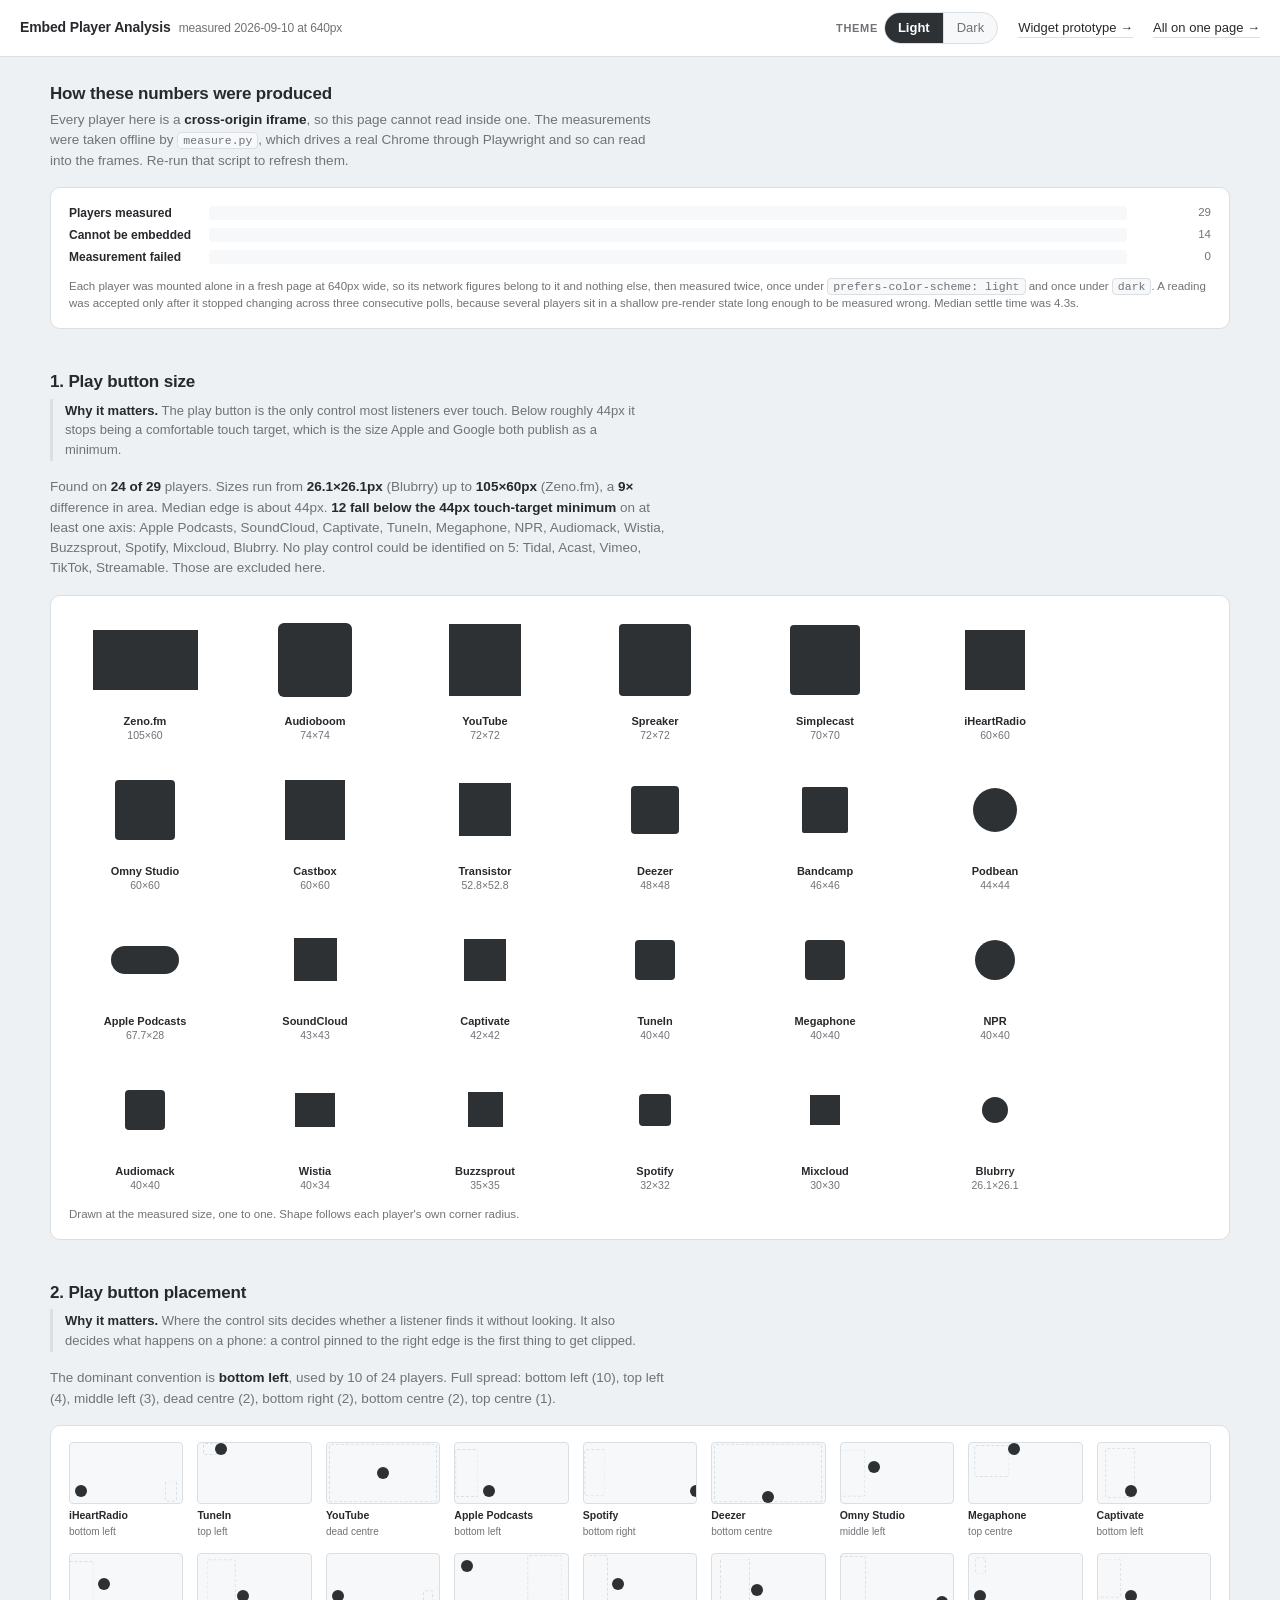
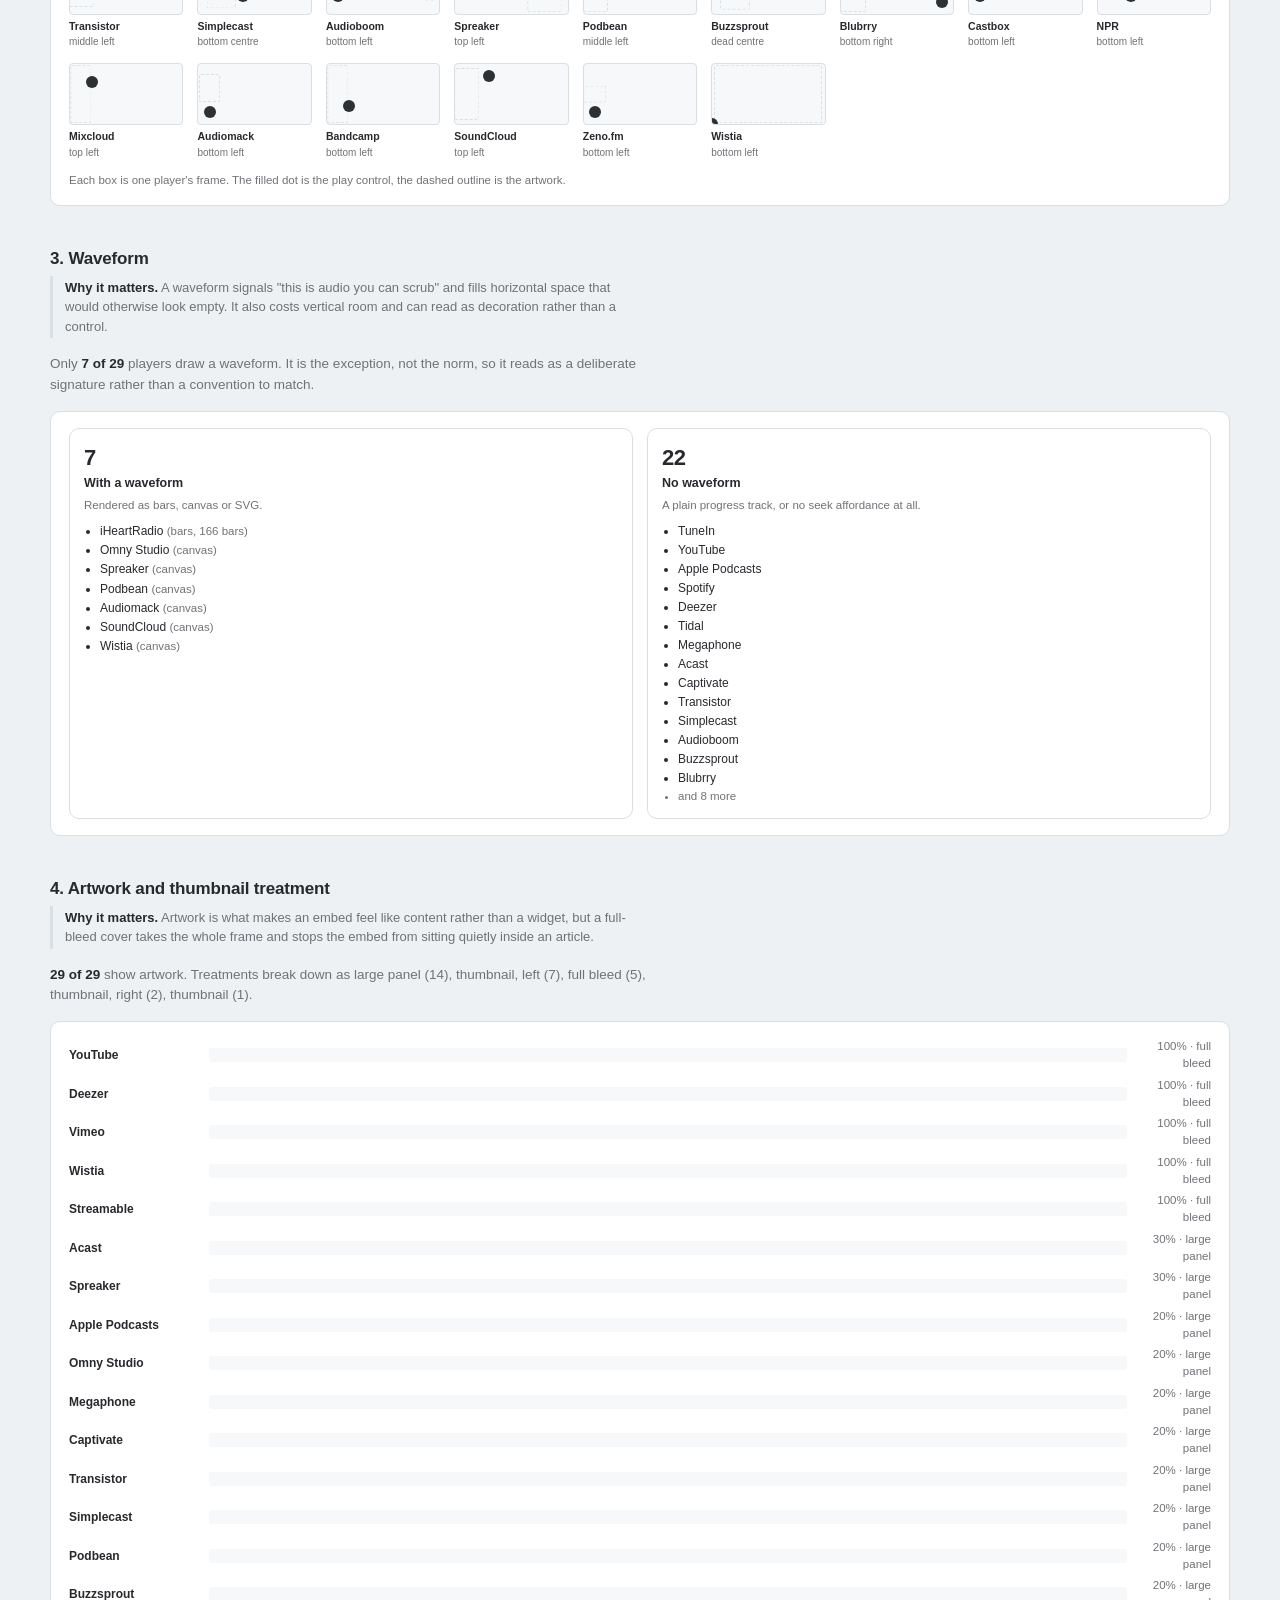
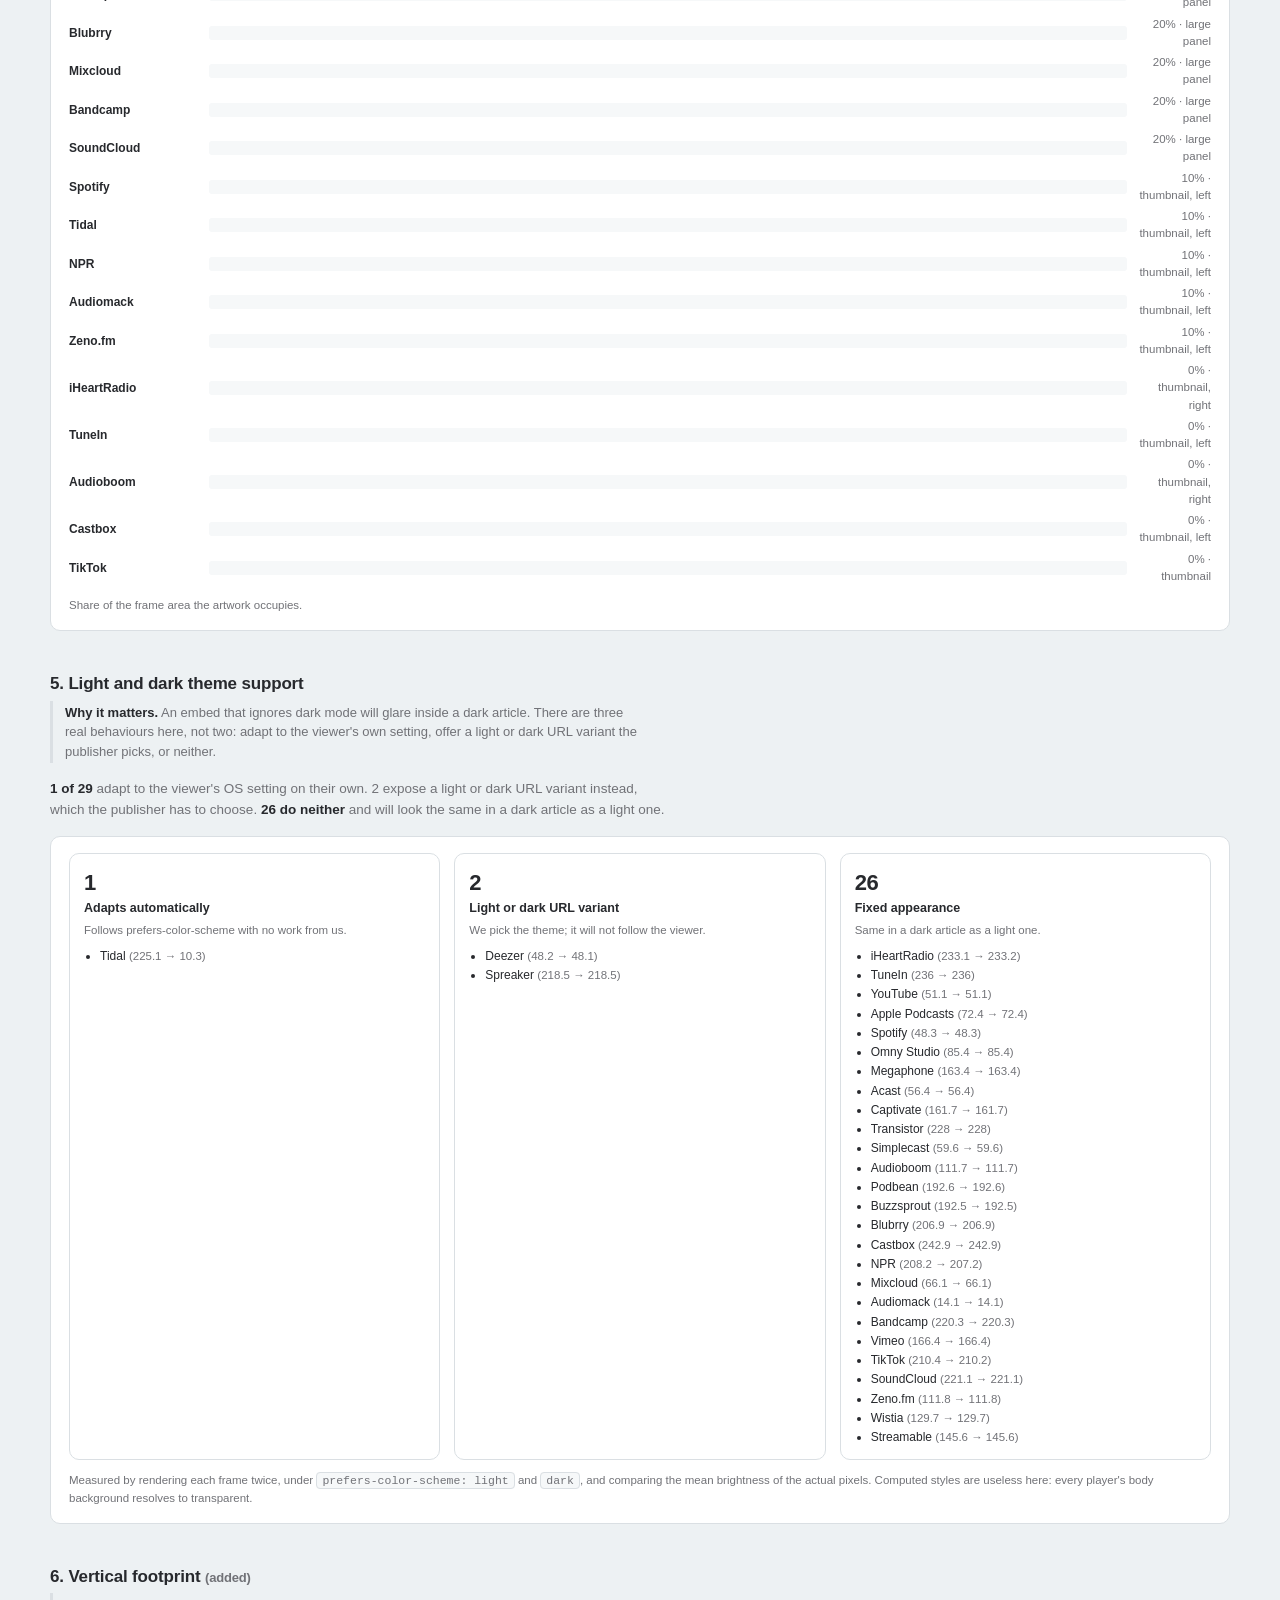
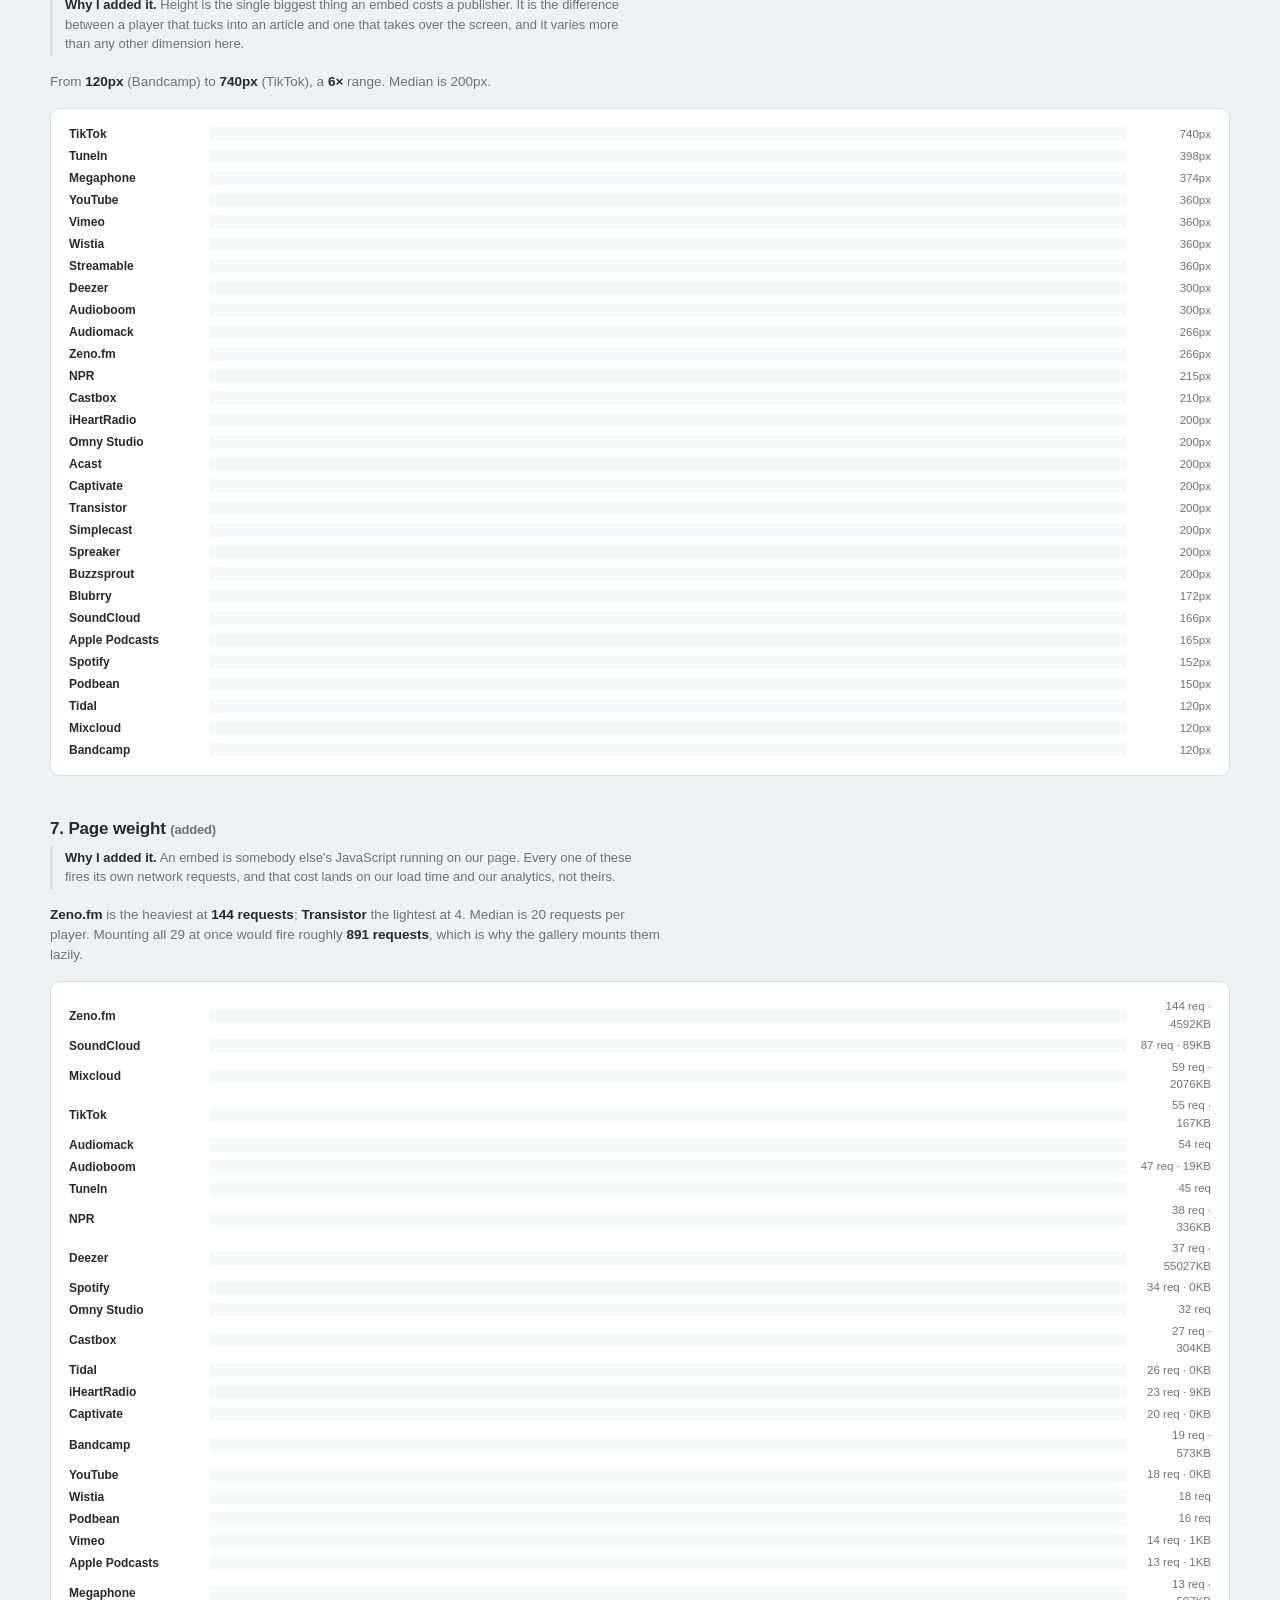
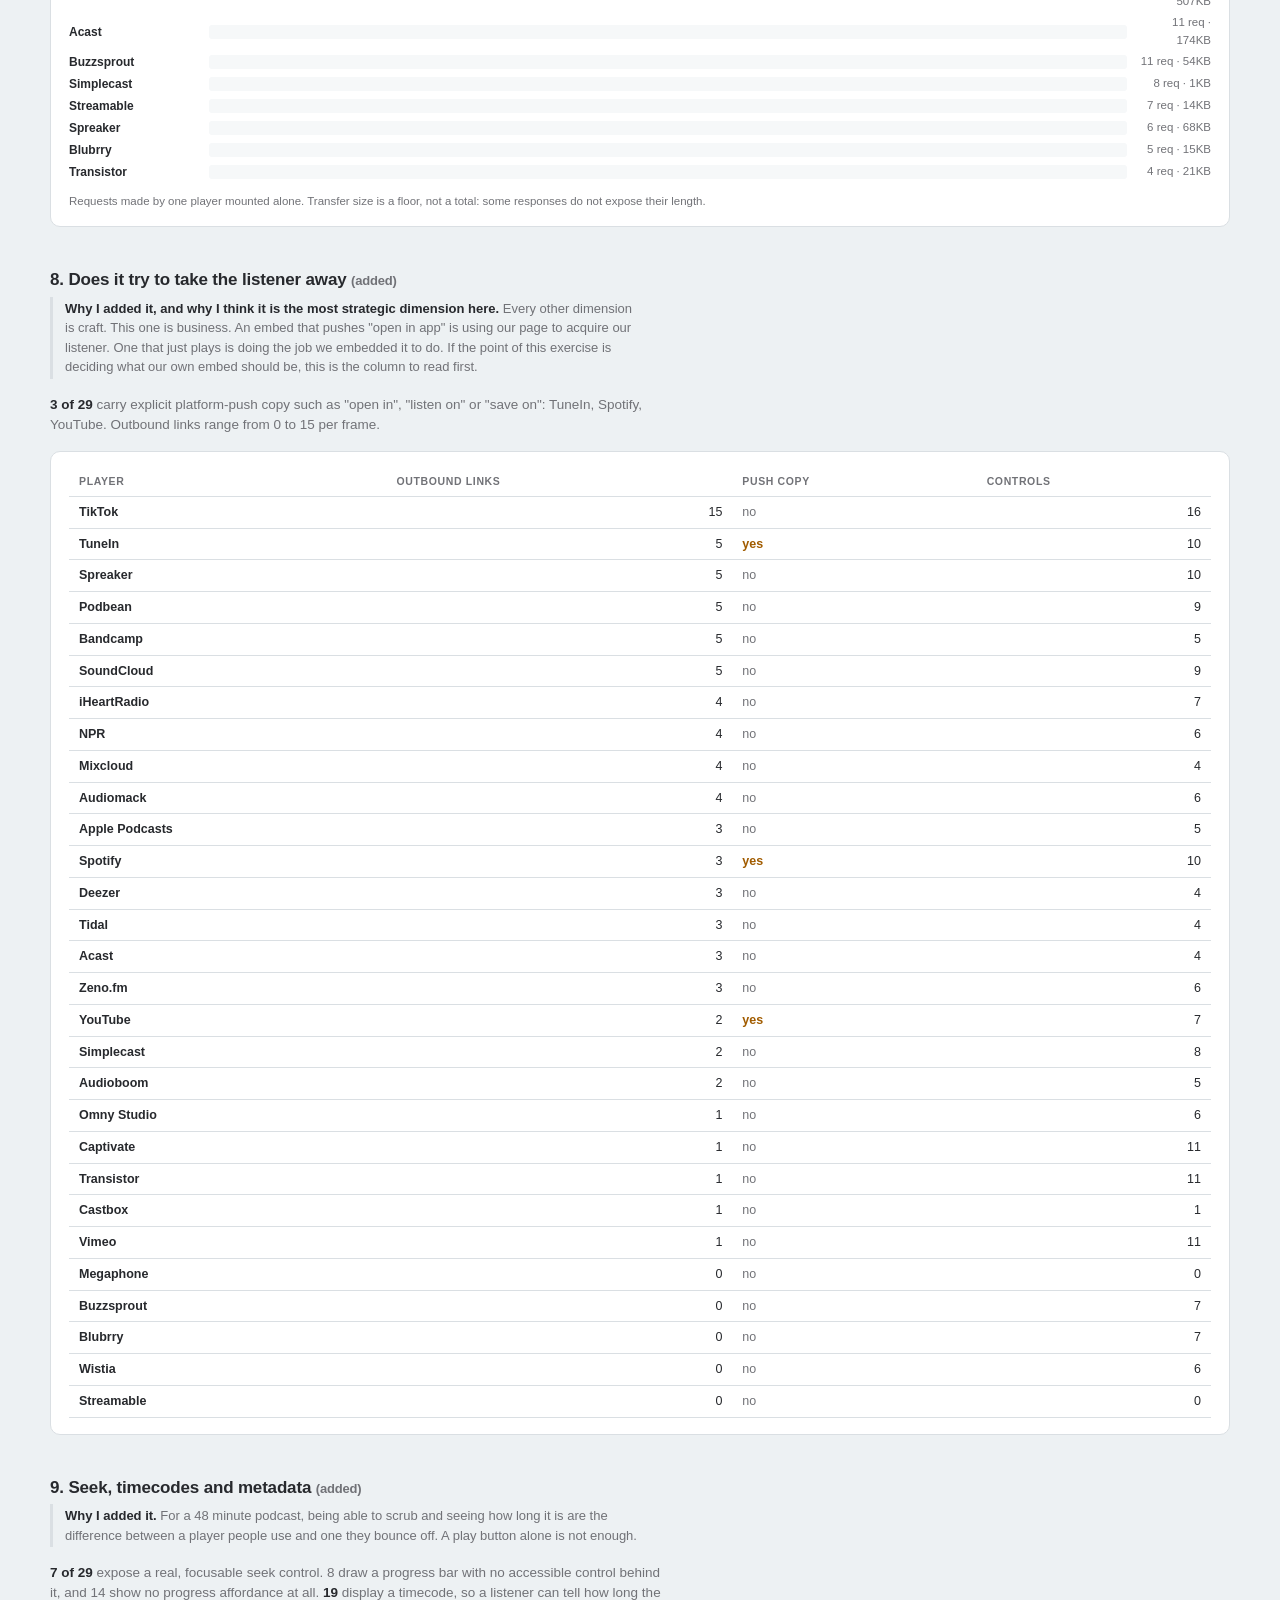
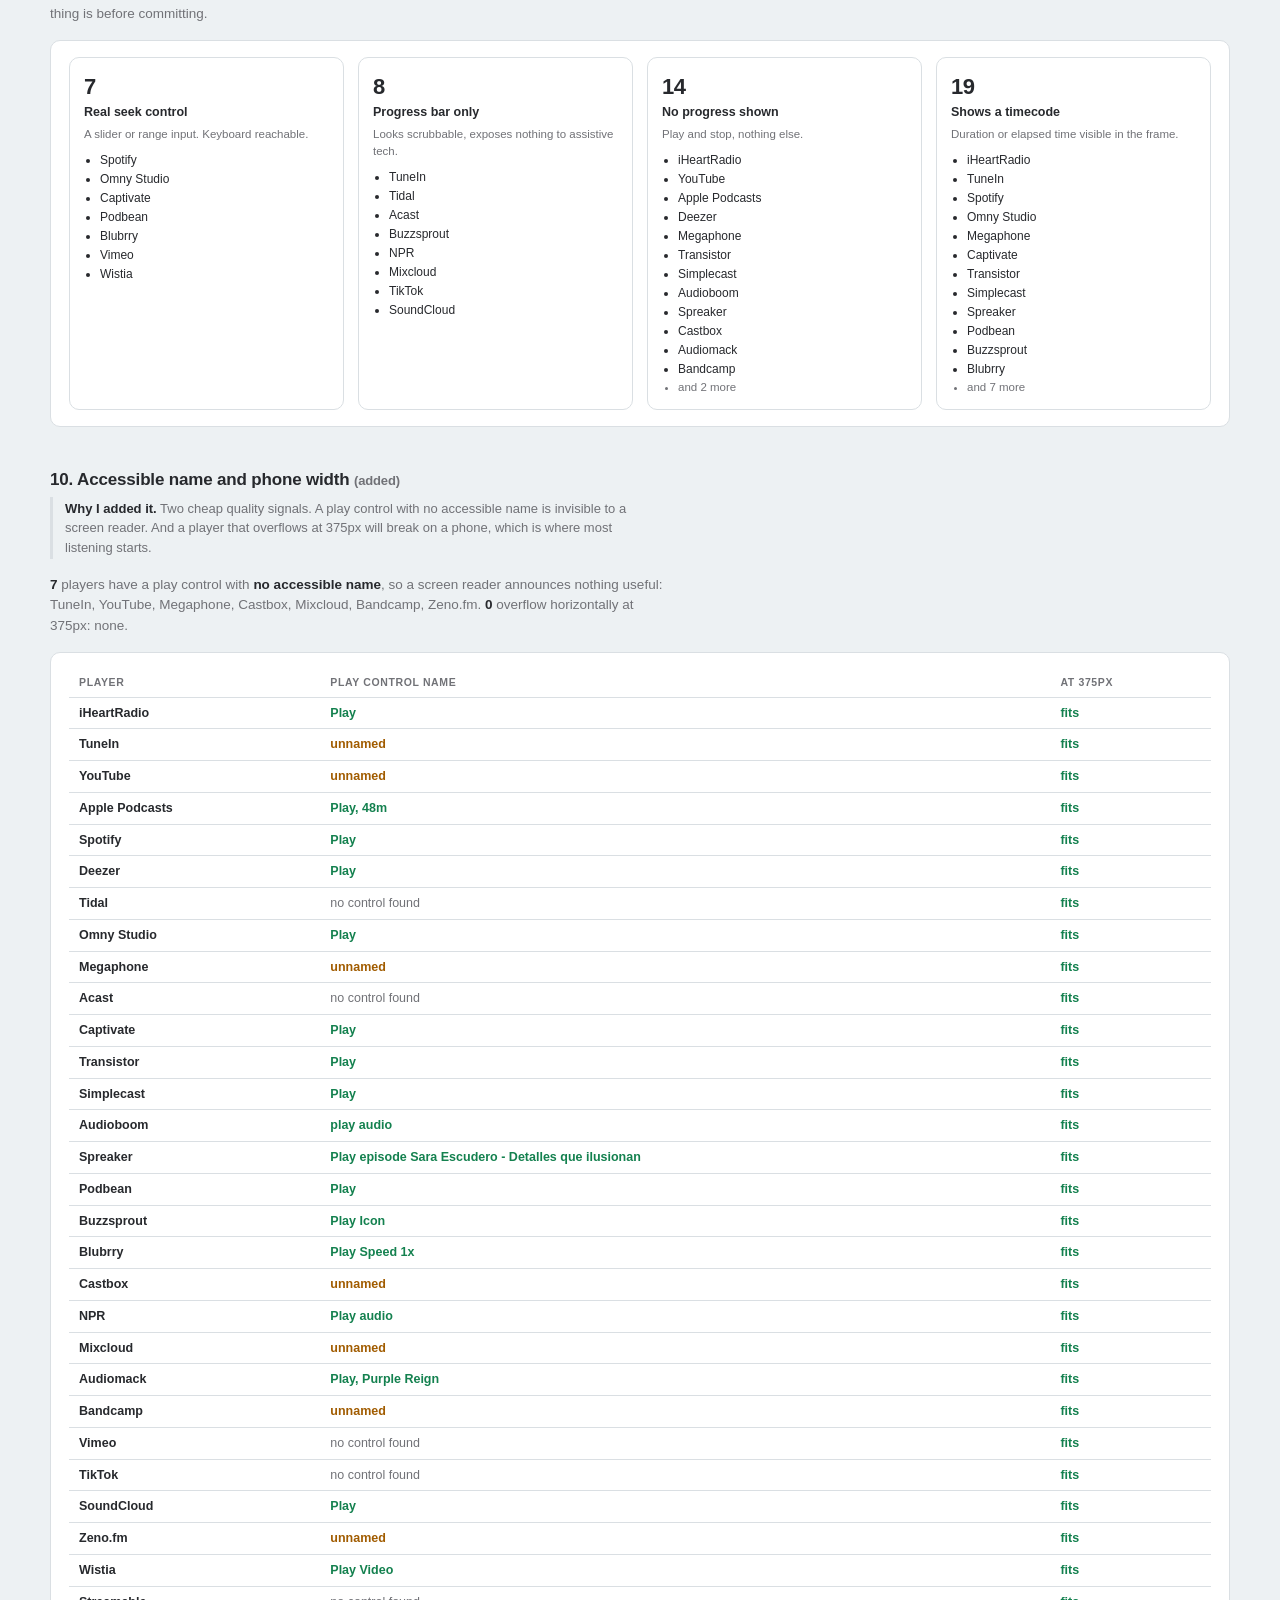
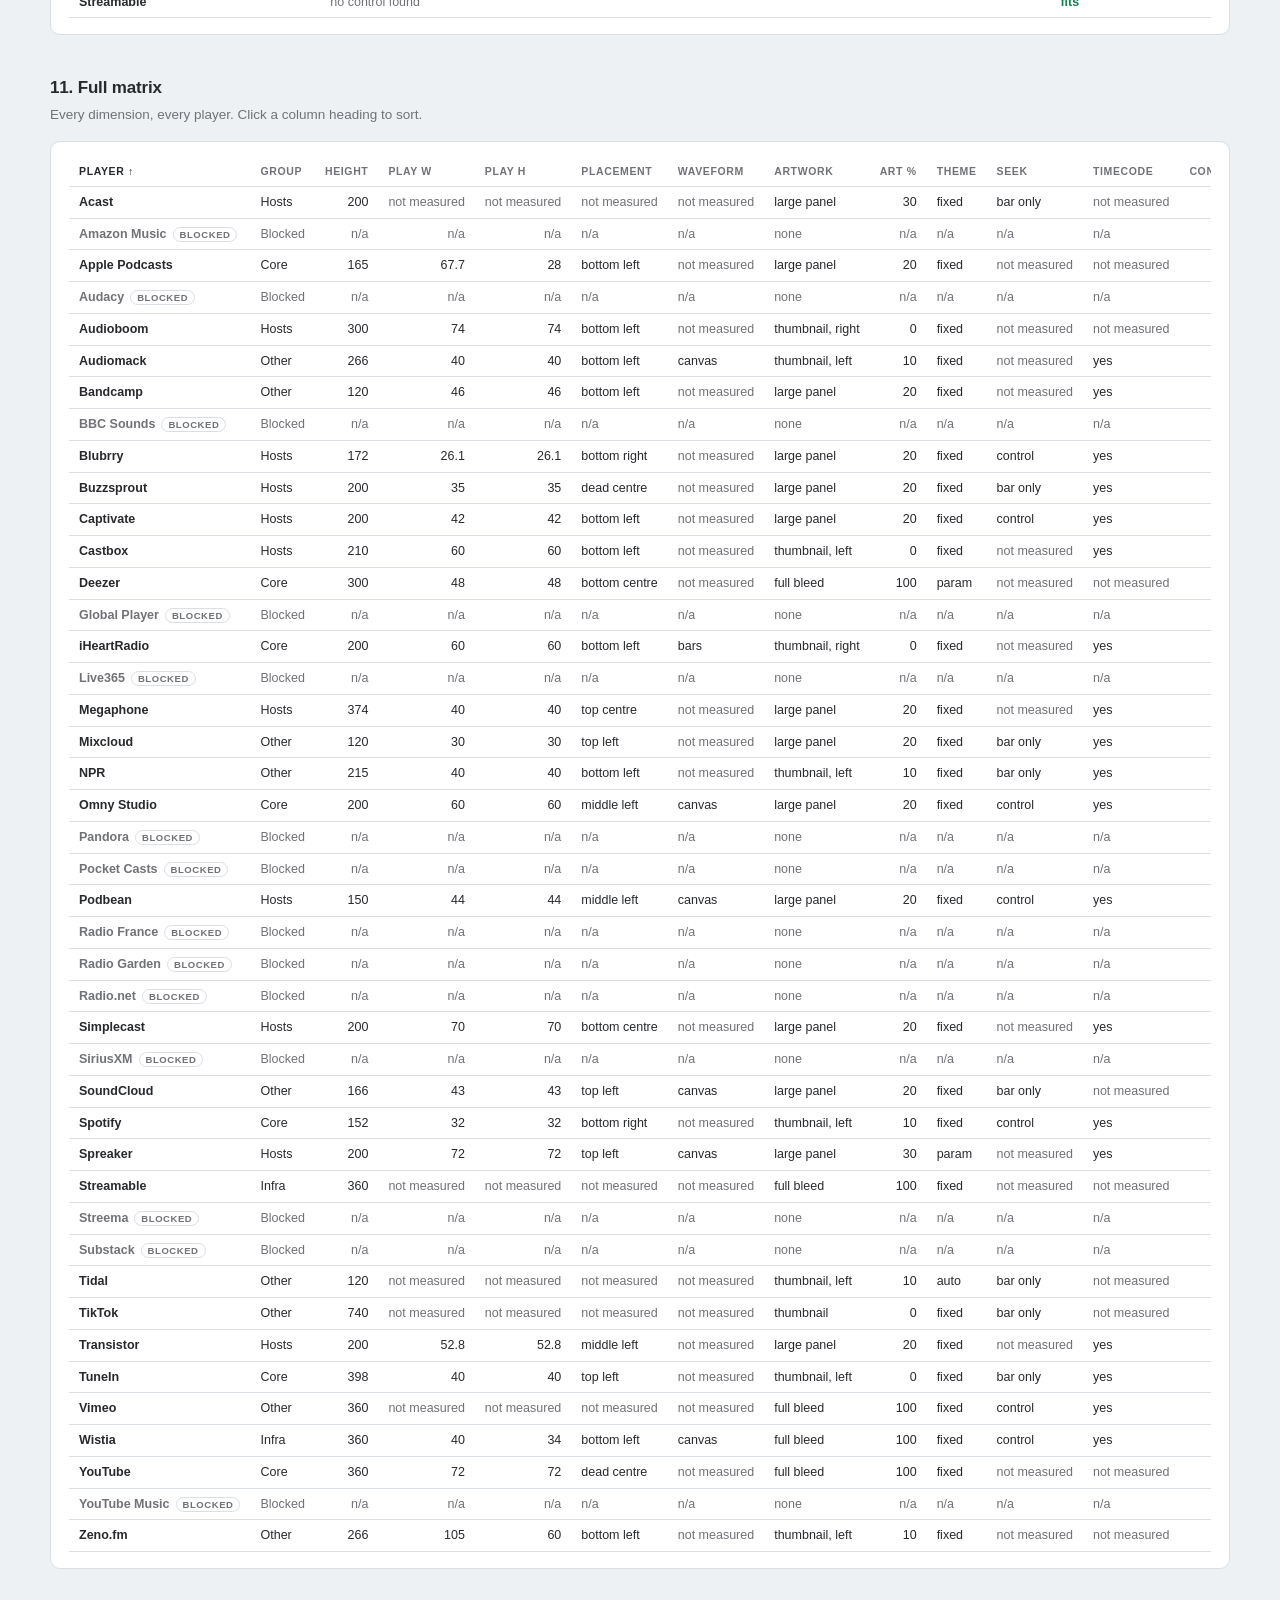
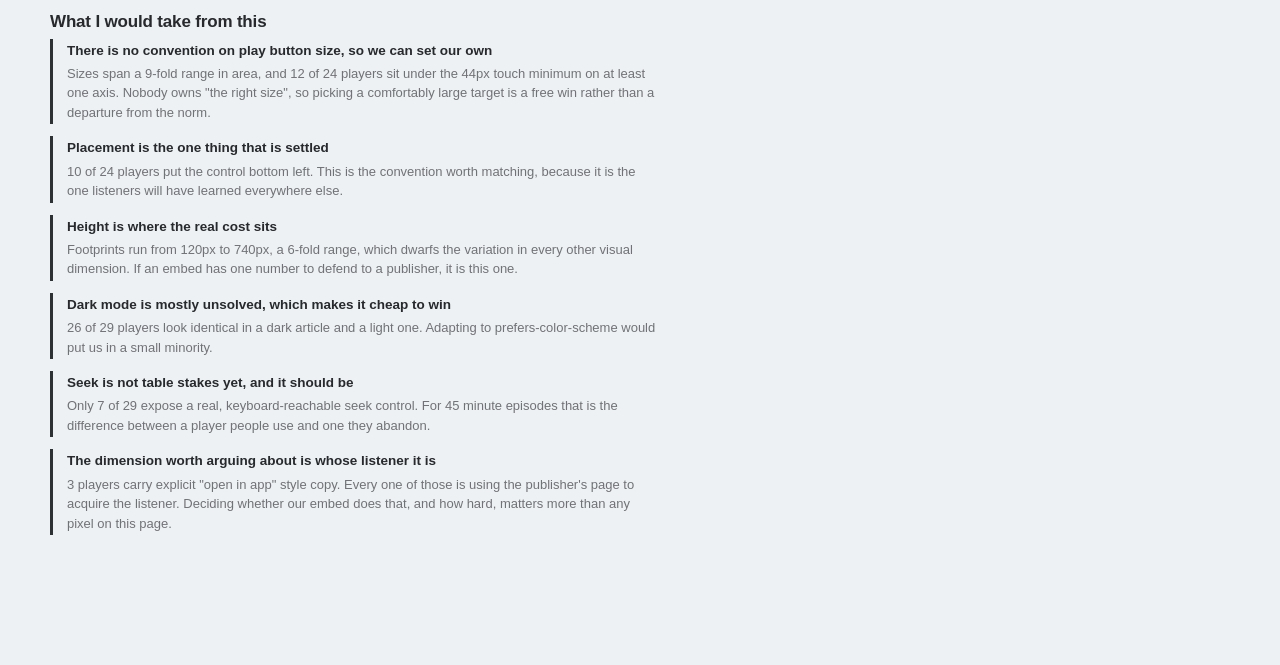
<file: analysis.html>
<!doctype html>
<html lang="en">
<head>
<meta charset="utf-8">
<meta name="viewport" content="width=device-width, initial-scale=1">
<meta name="robots" content="noindex, nofollow">
<title>Embed Player Analysis</title>
<link rel="stylesheet" href="shared.css?v=20261027213628">
<style>
main { background: var(--stage); padding: 24px 20px 90px; }
.wrap { max-width: 1180px; margin: 0 auto; }

section { margin: 0 0 40px; }
h2 { font-size: 17px; margin: 0 0 4px; letter-spacing: -.01em; }
h2 .num {
  display: inline-block; min-width: 22px; color: var(--text-dim);
  font-size: 13px; font-weight: 600;
}
.lede { margin: 0 0 16px; font-size: 13.5px; color: var(--text-dim); max-width: 82ch; }
.lede b { color: var(--text); font-weight: 600; }
.panel {
  background: var(--surface); border: 1px solid var(--border);
  border-radius: var(--radius); padding: 16px 18px;
}
.why {
  border-left: 3px solid var(--border); padding: 2px 0 2px 12px;
  margin: 0 0 16px; font-size: 13px; color: var(--text-dim); max-width: 82ch;
}
.why b { color: var(--text); font-weight: 600; }

/* ---------- tables ---------- */
.scroll { overflow-x: auto; }
table { border-collapse: collapse; width: 100%; font-size: 12.5px; }
th, td { text-align: left; padding: 6px 10px; border-bottom: 1px solid var(--border); white-space: nowrap; }
th {
  font-size: 10.5px; text-transform: uppercase; letter-spacing: .06em;
  color: var(--text-dim); font-weight: 700; position: sticky; top: 0;
  background: var(--surface); cursor: pointer; user-select: none;
}
th:hover { color: var(--text); }
th[aria-sort] { color: var(--text); }
th[aria-sort="ascending"]::after { content: " \2191"; }
th[aria-sort="descending"]::after { content: " \2193"; }
td.name { font-weight: 600; white-space: nowrap; }
td.num { text-align: right; font-variant-numeric: tabular-nums; }
tbody tr:hover { background: var(--bg); }
tr.dim td { color: var(--text-dim); }
.grp {
  font-size: 9.5px; text-transform: uppercase; letter-spacing: .06em;
  color: var(--text-dim); border: 1px solid var(--border);
  border-radius: 999px; padding: 1px 6px; margin-left: 6px;
}
.yes { color: #14814f; font-weight: 600; }
.no { color: var(--text-dim); }
.unk { color: #a15c00; font-weight: 600; }
html[data-theme="dark"] .yes { color: #6ddba0; }
html[data-theme="dark"] .unk { color: #f0b24a; }

/* ---------- play buttons drawn to scale ---------- */
.swatches { display: flex; flex-wrap: wrap; gap: 18px; align-items: flex-end; }
.sw { text-align: center; width: 152px; }
.sw .box {
  height: 96px; display: flex; align-items: center; justify-content: center;
  margin-bottom: 6px;
}
.sw .btn-shape { background: var(--accent); display: block; }
.sw .lab { font-size: 11px; font-weight: 600; line-height: 1.3; }
.sw .sz { font-size: 10.5px; color: var(--text-dim); font-variant-numeric: tabular-nums; }
.scalenote { font-size: 11.5px; color: var(--text-dim); margin: 12px 0 0; }

/* ---------- placement maps ---------- */
.maps { display: grid; grid-template-columns: repeat(auto-fill, minmax(112px, 1fr)); gap: 14px; }
.map .frame {
  position: relative; border: 1px solid var(--border); border-radius: 4px;
  background: var(--bg); height: 62px; overflow: hidden;
}
.map .dot {
  position: absolute; width: 12px; height: 12px; border-radius: 50%;
  background: var(--accent); transform: translate(-50%, -50%);
}
.map .art {
  position: absolute; border: 1px dashed var(--border); border-radius: 2px;
  transform: translate(-50%, -50%);
}
.map .lab { font-size: 10.5px; margin-top: 4px; font-weight: 600; }
.map .sub { font-size: 10px; color: var(--text-dim); }

/* ---------- bar rows ---------- */
.bars { display: grid; gap: 4px; }
.bar { display: grid; grid-template-columns: 130px 1fr 74px; gap: 10px; align-items: center; font-size: 12px; }
.bar .track { background: var(--bg); border-radius: 3px; height: 14px; overflow: hidden; }
.bar .fill { height: 100%; background: var(--accent); border-radius: 3px; }
.bar .v { text-align: right; color: var(--text-dim); font-variant-numeric: tabular-nums; font-size: 11.5px; }
.bar .k { font-weight: 600; overflow: hidden; text-overflow: ellipsis; }

/* ---------- buckets ---------- */
.buckets { display: grid; grid-template-columns: repeat(auto-fit, minmax(230px, 1fr)); gap: 14px; }
.bucket { border: 1px solid var(--border); border-radius: var(--radius); padding: 12px 14px; }
.bucket h3 { margin: 0 0 2px; font-size: 12.5px; }
.bucket .cnt { font-size: 22px; font-weight: 700; letter-spacing: -.02em; }
.bucket p { margin: 4px 0 8px; font-size: 11.5px; color: var(--text-dim); }
.bucket ul { margin: 0; padding-left: 16px; font-size: 12px; }
.bucket li { margin: 1px 0; }

.takeaways { display: grid; gap: 12px; }
.takeaway { border-left: 3px solid var(--accent); padding: 2px 0 2px 14px; }
.takeaway h3 { margin: 0 0 3px; font-size: 13.5px; }
.takeaway p { margin: 0; font-size: 13px; color: var(--text-dim); max-width: 82ch; }
.pagelink { font-size: 13px; color: var(--text); text-decoration: none; border-bottom: 1px solid var(--border); }
.pagelink:hover { border-bottom-color: var(--text); }
.meta { font-size: 11.5px; color: var(--text-dim); }
code { font: 11.5px ui-monospace, SFMono-Regular, Menlo, monospace;
  background: var(--bg); border: 1px solid var(--border); border-radius: 4px; padding: 1px 5px; }
</style>
</head>
<body>

<header>
  <div class="brandmark">Embed Player Analysis <span id="meta" class="meta"></span></div>
  <div class="ctrl">
    <label>Theme</label>
    <div class="seg" id="themeSeg">
      <button data-theme="light" aria-pressed="true">Light</button>
      <button data-theme="dark" aria-pressed="false">Dark</button>
    </div>
  </div>
  <div class="ctrl"><a class="pagelink" href="widget.html">Widget prototype &rarr;</a></div>
  <!-- The Responsive spec and One at a time links are gone with the two pages
       they pointed at, both deprecated. -->
  <div class="ctrl"><a class="pagelink" href="gallery.html">All on one page &rarr;</a></div>
</header>

<main><div class="wrap" id="out"></div></main>

<script src="players.js?v=20261027213628"></script>
<script src="measurements.js?v=20261027213628"></script>
<script>
/* ============================================================================
   ANALYSIS

   Renders the measurements in measurements.js, which were taken offline by
   measure.py. They have to be: every player is a cross-origin iframe, so this
   page cannot read inside one. Playwright can, because it drives the browser
   rather than living in the page.

   Everything below is computed from that data at render time, so the prose and
   the numbers cannot drift apart. Where a value could not be determined it is
   shown as "not determined" rather than guessed.
   ==========================================================================*/

const M = MEASUREMENTS;
const P = Object.values(M.players);
const LIVE = P.filter((p) => !p.blocked && p.measured);        /* has a reading */
const BLOCKED = P.filter((p) => p.blocked);
const FAILED = P.filter((p) => !p.blocked && !p.measured);

/* Prefer the light reading; fall back to dark if only that one landed. */
const read = (p) => (p.schemes && (p.schemes.light || p.schemes.dark)) || null;
const esc = (s) => escHtml(s == null ? '' : s);
const n1 = (v) => (v == null ? null : Math.round(v * 10) / 10);

function med(xs) {
  const a = xs.filter((x) => x != null).sort((x, y) => x - y);
  if (!a.length) return null;
  const m = Math.floor(a.length / 2);
  return a.length % 2 ? a[m] : Math.round((a[m - 1] + a[m]) / 2 * 10) / 10;
}

/* Turn a normalised centre into words, which is what "placement" means to a
   reader. */
function zone(cx, cy) {
  if (cx == null || cy == null) return null;
  const h = cx < 0.33 ? 'left' : cx > 0.67 ? 'right' : 'centre';
  const v = cy < 0.33 ? 'top' : cy > 0.67 ? 'bottom' : 'middle';
  return (h === 'centre' && v === 'middle') ? 'dead centre' : v + ' ' + h;
}

/* Theme support is three states, not a yes/no. A player can adapt to the
   viewer's OS setting, or offer a light/dark URL variant, or do neither. */
function themeKind(p) {
  if (p.themeResponds === true) return 'auto';
  if (p.themedParam) return 'param';
  if (p.themeResponds === null) return 'unknown';
  return 'fixed';
}

function artKind(a, frameW) {
  if (!a) return 'none';
  if (a.areaShare != null && a.areaShare >= 0.55) return 'full bleed';
  if (a.areaShare != null && a.areaShare >= 0.18) return 'large panel';
  if (a.cx != null && a.cx < 0.3) return 'thumbnail, left';
  if (a.cx != null && a.cx > 0.7) return 'thumbnail, right';
  return 'thumbnail';
}

const el = (h) => { const d = document.createElement('div'); d.innerHTML = h.trim(); return d.firstChild; };
const out = document.getElementById('out');
const add = (h) => out.appendChild(el(h));

/* ---------------------------------------------------------------- method ---*/
document.getElementById('meta').textContent =
  `measured ${M.measuredAt} at ${M.frameWidth}px`;

add(`<section>
  <h2>How these numbers were produced</h2>
  <p class="lede">Every player here is a <b>cross-origin iframe</b>, so this page cannot
  read inside one. The measurements were taken offline by <code>measure.py</code>, which
  drives a real Chrome through Playwright and so can read into the frames. Re-run that
  script to refresh them.</p>
  <div class="panel">
    <div class="bars" id="methodBars"></div>
    <p class="scalenote" id="methodNote"></p>
  </div>
</section>`);

(function method() {
  const rows = [
    ['Players measured', LIVE.length],
    ['Cannot be embedded', BLOCKED.length],
    ['Measurement failed', FAILED.length]
  ];
  const max = Math.max(...rows.map((r) => r[1]), 1);
  document.getElementById('methodBars').innerHTML = rows.map(([k, v]) =>
    `<div class="bar"><span class="k">${esc(k)}</span>
      <span class="track"><span class="fill" style="width:${(v / max) * 100}%"></span></span>
      <span class="v">${v}</span></div>`).join('');
  const settle = med(LIVE.map((p) => read(p) && read(p).settleSeconds));
  document.getElementById('methodNote').innerHTML =
    `Each player was mounted alone in a fresh page at ${M.frameWidth}px wide, so its network
     figures belong to it and nothing else, then measured twice, once under
     <code>prefers-color-scheme: light</code> and once under <code>dark</code>. A reading was
     accepted only after it stopped changing across three consecutive polls, because several
     players sit in a shallow pre-render state long enough to be measured wrong. Median settle
     time was ${settle == null ? 'not determined' : settle + 's'}.` +
    (FAILED.length ? ` <b>${FAILED.length} player(s) produced no reading and are excluded from
     every figure below:</b> ${FAILED.map((p) => esc(p.name)).join(', ')}.` : '');
})();

/* ------------------------------------------------------- play button size ---*/
add(`<section>
  <h2>1. Play button size</h2>
  <p class="why"><b>Why it matters.</b> The play button is the only control most listeners
  ever touch. Below roughly 44px it stops being a comfortable touch target, which is the
  size Apple and Google both publish as a minimum.</p>
  <p class="lede" id="playLede"></p>
  <div class="panel">
    <div class="swatches" id="playSwatches"></div>
    <p class="scalenote">Drawn at the measured size, one to one. Shape follows each
      player's own corner radius.</p>
  </div>
</section>`);

(function playSize() {
  const withPlay = LIVE.filter((p) => read(p) && read(p).play)
    .map((p) => ({ p, b: read(p).play }))
    .sort((a, b) => b.b.area - a.b.area);
  const none = LIVE.filter((p) => !(read(p) && read(p).play));
  const areas = withPlay.map((x) => Math.round(Math.sqrt(x.b.area)));
  const small = withPlay.filter((x) => Math.min(x.b.w, x.b.h) < 44);

  document.getElementById('playLede').innerHTML =
    `Found on <b>${withPlay.length} of ${LIVE.length}</b> players. Sizes run from
     <b>${withPlay[withPlay.length - 1].b.w}×${withPlay[withPlay.length - 1].b.h}px</b>
     (${esc(withPlay[withPlay.length - 1].p.name)}) up to
     <b>${withPlay[0].b.w}×${withPlay[0].b.h}px</b> (${esc(withPlay[0].p.name)}), a
     <b>${Math.round(withPlay[0].b.area / withPlay[withPlay.length - 1].b.area)}×</b>
     difference in area. Median edge is about ${med(areas)}px.
     <b>${small.length} fall below the 44px touch-target minimum</b> on at least one axis:
     ${small.map((x) => esc(x.p.name)).join(', ') || 'none'}.` +
    (none.length ? ` No play control could be identified on ${none.length}:
     ${none.map((p) => esc(p.name)).join(', ')}. Those are excluded here.` : '');

  document.getElementById('playSwatches').innerHTML = withPlay.map(({ p, b }) => {
    const r = /^[\d.]+px$/.test(b.radius || '') ? b.radius : '4px';
    return `<div class="sw">
      <div class="box"><span class="btn-shape"
        style="width:${b.w}px;height:${b.h}px;border-radius:${r}"></span></div>
      <div class="lab">${esc(p.name)}</div>
      <div class="sz">${b.w}×${b.h}</div>
    </div>`;
  }).join('');
})();

/* -------------------------------------------------- play button placement ---*/
add(`<section>
  <h2>2. Play button placement</h2>
  <p class="why"><b>Why it matters.</b> Where the control sits decides whether a listener
  finds it without looking. It also decides what happens on a phone: a control pinned to the
  right edge is the first thing to get clipped.</p>
  <p class="lede" id="placeLede"></p>
  <div class="panel">
    <div class="maps" id="placeMaps"></div>
    <p class="scalenote">Each box is one player's frame. The filled dot is the play control,
      the dashed outline is the artwork.</p>
  </div>
</section>`);

(function placement() {
  const items = LIVE.filter((p) => read(p) && read(p).play && read(p).play.cx != null)
    .map((p) => ({ p, b: read(p).play, a: read(p).artwork }));
  const tally = {};
  items.forEach((x) => { const z = zone(x.b.cx, x.b.cy); tally[z] = (tally[z] || 0) + 1; });
  const ranked = Object.entries(tally).sort((a, b) => b[1] - a[1]);
  document.getElementById('placeLede').innerHTML =
    `The dominant convention is <b>${esc(ranked[0][0])}</b>, used by
     ${ranked[0][1]} of ${items.length} players. Full spread:
     ${ranked.map(([z, n]) => `${esc(z)} (${n})`).join(', ')}.`;

  document.getElementById('placeMaps').innerHTML = items.map(({ p, b, a }) => {
    const art = a && a.cx != null
      ? `<span class="art" style="left:${a.cx * 100}%;top:${a.cy * 100}%;
           width:${Math.max(6, Math.min(96, (a.w / M.frameWidth) * 100))}%;
           height:${Math.max(6, Math.min(96, (a.h / (read(p).frame.h || 200)) * 100))}%"></span>` : '';
    return `<div class="map">
      <div class="frame">${art}
        <span class="dot" style="left:${b.cx * 100}%;top:${b.cy * 100}%"></span></div>
      <div class="lab">${esc(p.name)}</div>
      <div class="sub">${esc(zone(b.cx, b.cy))}</div>
    </div>`;
  }).join('');
})();

/* ------------------------------------------------------------- waveform ----*/
add(`<section>
  <h2>3. Waveform</h2>
  <p class="why"><b>Why it matters.</b> A waveform signals "this is audio you can scrub"
  and fills horizontal space that would otherwise look empty. It also costs vertical room
  and can read as decoration rather than a control.</p>
  <p class="lede" id="waveLede"></p>
  <div class="panel"><div class="buckets" id="waveBuckets"></div></div>
</section>`);

(function waveform() {
  const has = LIVE.filter((p) => read(p) && read(p).waveform);
  const not = LIVE.filter((p) => read(p) && !read(p).waveform);
  document.getElementById('waveLede').innerHTML =
    `Only <b>${has.length} of ${LIVE.length}</b> players draw a waveform. It is the
     exception, not the norm, so it reads as a deliberate signature rather than a
     convention to match.`;
  document.getElementById('waveBuckets').innerHTML = `
    <div class="bucket"><div class="cnt">${has.length}</div><h3>With a waveform</h3>
      <p>Rendered as bars, canvas or SVG.</p>
      <ul>${has.map((p) => `<li>${esc(p.name)} <span class="meta">(${esc(read(p).waveform.kind)}${
        read(p).waveform.count ? ', ' + read(p).waveform.count + ' bars' : ''})</span></li>`).join('')}</ul></div>
    <div class="bucket"><div class="cnt">${not.length}</div><h3>No waveform</h3>
      <p>A plain progress track, or no seek affordance at all.</p>
      <ul>${not.slice(0, 14).map((p) => `<li>${esc(p.name)}</li>`).join('')}
      ${not.length > 14 ? `<li class="meta">and ${not.length - 14} more</li>` : ''}</ul></div>`;
})();

/* -------------------------------------------------------------- artwork ----*/
add(`<section>
  <h2>4. Artwork and thumbnail treatment</h2>
  <p class="why"><b>Why it matters.</b> Artwork is what makes an embed feel like content
  rather than a widget, but a full-bleed cover takes the whole frame and stops the embed
  from sitting quietly inside an article.</p>
  <p class="lede" id="artLede"></p>
  <div class="panel"><div class="bars" id="artBars"></div>
    <p class="scalenote">Share of the frame area the artwork occupies.</p></div>
</section>`);

(function artwork() {
  const items = LIVE.map((p) => ({ p, a: read(p) && read(p).artwork }))
    .filter((x) => x.a)
    .sort((a, b) => (b.a.areaShare || 0) - (a.a.areaShare || 0));
  const none = LIVE.filter((p) => !(read(p) && read(p).artwork));
  const kinds = {};
  items.forEach((x) => { const k = artKind(x.a); kinds[k] = (kinds[k] || 0) + 1; });
  document.getElementById('artLede').innerHTML =
    `<b>${items.length} of ${LIVE.length}</b> show artwork. Treatments break down as
     ${Object.entries(kinds).sort((a, b) => b[1] - a[1])
       .map(([k, n]) => `${esc(k)} (${n})`).join(', ')}.` +
    (none.length ? ` No artwork at all on ${none.length}:
      ${none.map((p) => esc(p.name)).join(', ')}.` : '');
  document.getElementById('artBars').innerHTML = items.map(({ p, a }) => {
    const pctv = a.areaShare == null ? 0 : Math.min(1, a.areaShare);
    return `<div class="bar"><span class="k">${esc(p.name)}</span>
      <span class="track"><span class="fill" style="width:${pctv * 100}%"></span></span>
      <span class="v">${Math.round(pctv * 100)}% · ${esc(artKind(a))}</span></div>`;
  }).join('');
})();

/* ----------------------------------------------------------------- theme ---*/
add(`<section>
  <h2>5. Light and dark theme support</h2>
  <p class="why"><b>Why it matters.</b> An embed that ignores dark mode will glare inside a
  dark article. There are three real behaviours here, not two: adapt to the viewer's own
  setting, offer a light or dark URL variant the publisher picks, or neither.</p>
  <p class="lede" id="themeLede"></p>
  <div class="panel"><div class="buckets" id="themeBuckets"></div>
    <p class="scalenote">Measured by rendering each frame twice, under
      <code>prefers-color-scheme: light</code> and <code>dark</code>, and comparing the mean
      brightness of the actual pixels. Computed styles are useless here: every player's body
      background resolves to transparent.</p></div>
</section>`);

(function theme() {
  const g = { auto: [], param: [], fixed: [], unknown: [] };
  LIVE.forEach((p) => g[themeKind(p)].push(p));
  document.getElementById('themeLede').innerHTML =
    `<b>${g.auto.length} of ${LIVE.length}</b> adapt to the viewer's OS setting on their own.
     ${g.param.length} expose a light or dark URL variant instead, which the publisher has to
     choose. <b>${g.fixed.length} do neither</b> and will look the same in a dark article as
     a light one.`;
  const box = (k, title, blurb) => `<div class="bucket">
    <div class="cnt">${g[k].length}</div><h3>${title}</h3><p>${blurb}</p>
    <ul>${g[k].map((p) => `<li>${esc(p.name)}${
      p.lightLuma != null && p.darkLuma != null
        ? ` <span class="meta">(${p.lightLuma} → ${p.darkLuma})</span>` : ''}</li>`).join('') ||
      '<li class="meta">none</li>'}</ul></div>`;
  document.getElementById('themeBuckets').innerHTML =
    box('auto', 'Adapts automatically', 'Follows prefers-color-scheme with no work from us.') +
    box('param', 'Light or dark URL variant', 'We pick the theme; it will not follow the viewer.') +
    box('fixed', 'Fixed appearance', 'Same in a dark article as a light one.') +
    (g.unknown.length ? box('unknown', 'Not determined', 'Could not be measured reliably.') : '');
})();

/* ----------------------------------------------- footprint and page weight --*/
add(`<section>
  <h2>6. Vertical footprint <span class="num">(added)</span></h2>
  <p class="why"><b>Why I added it.</b> Height is the single biggest thing an embed costs a
  publisher. It is the difference between a player that tucks into an article and one that
  takes over the screen, and it varies more than any other dimension here.</p>
  <p class="lede" id="footLede"></p>
  <div class="panel"><div class="bars" id="footBars"></div></div>
</section>`);

(function footprint() {
  const items = LIVE.map((p) => ({ p, h: (read(p) && read(p).frame.h) || p.declaredHeight }))
    .filter((x) => x.h).sort((a, b) => b.h - a.h);
  const max = items[0].h;
  document.getElementById('footLede').innerHTML =
    `From <b>${items[items.length - 1].h}px</b> (${esc(items[items.length - 1].p.name)}) to
     <b>${max}px</b> (${esc(items[0].p.name)}), a <b>${Math.round(max / items[items.length - 1].h)}×</b>
     range. Median is ${med(items.map((x) => x.h))}px.`;
  document.getElementById('footBars').innerHTML = items.map(({ p, h }) =>
    `<div class="bar"><span class="k">${esc(p.name)}</span>
      <span class="track"><span class="fill" style="width:${(h / max) * 100}%"></span></span>
      <span class="v">${h}px</span></div>`).join('');
})();

add(`<section>
  <h2>7. Page weight <span class="num">(added)</span></h2>
  <p class="why"><b>Why I added it.</b> An embed is somebody else's JavaScript running on our
  page. Every one of these fires its own network requests, and that cost lands on our load
  time and our analytics, not theirs.</p>
  <p class="lede" id="netLede"></p>
  <div class="panel"><div class="bars" id="netBars"></div>
    <p class="scalenote">Requests made by one player mounted alone. Transfer size is a floor,
      not a total: some responses do not expose their length.</p></div>
</section>`);

(function weight() {
  const items = LIVE.filter((p) => p.network).map((p) => ({ p, n: p.network }))
    .sort((a, b) => b.n.requests - a.n.requests);
  const max = items[0].n.requests;
  document.getElementById('netLede').innerHTML =
    `<b>${esc(items[0].p.name)}</b> is the heaviest at <b>${max} requests</b>;
     <b>${esc(items[items.length - 1].p.name)}</b> the lightest at
     ${items[items.length - 1].n.requests}. Median is ${med(items.map((x) => x.n.requests))}
     requests per player. Mounting all ${LIVE.length} at once would fire roughly
     <b>${items.reduce((t, x) => t + x.n.requests, 0)} requests</b>, which is why the gallery
     mounts them lazily.`;
  document.getElementById('netBars').innerHTML = items.map(({ p, n }) =>
    `<div class="bar"><span class="k">${esc(p.name)}</span>
      <span class="track"><span class="fill" style="width:${(n.requests / max) * 100}%"></span></span>
      <span class="v">${n.requests} req${n.kb ? ' · ' + Math.round(n.kb) + 'KB' : ''}</span></div>`).join('');
})();

/* ------------------------------------------------- who keeps the listener ---*/
add(`<section>
  <h2>8. Does it try to take the listener away <span class="num">(added)</span></h2>
  <p class="why"><b>Why I added it, and why I think it is the most strategic dimension here.</b>
  Every other dimension is craft. This one is business. An embed that pushes "open in app" is
  using our page to acquire our listener. One that just plays is doing the job we embedded it
  to do. If the point of this exercise is deciding what our own embed should be, this is the
  column to read first.</p>
  <p class="lede" id="pushLede"></p>
  <div class="panel"><div class="scroll"><table id="pushTable"></table></div></div>
</section>`);

(function push() {
  const items = LIVE.map((p) => ({ p, r: read(p) }))
    .sort((a, b) => (b.r.outboundLinks || 0) - (a.r.outboundLinks || 0));
  const pushy = items.filter((x) => x.r.platformPush);
  document.getElementById('pushLede').innerHTML =
    `<b>${pushy.length} of ${LIVE.length}</b> carry explicit platform-push copy such as
     "open in", "listen on" or "save on": ${pushy.map((x) => esc(x.p.name)).join(', ') || 'none'}.
     Outbound links range from ${items[items.length - 1].r.outboundLinks} to
     ${items[0].r.outboundLinks} per frame.`;
  document.getElementById('pushTable').innerHTML =
    `<thead><tr><th>Player</th><th class="num">Outbound links</th><th>Push copy</th>
      <th class="num">Controls</th></tr></thead><tbody>` +
    items.map(({ p, r }) => `<tr><td class="name">${esc(p.name)}</td>
      <td class="num">${r.outboundLinks}</td>
      <td>${r.platformPush ? '<span class="unk">yes</span>' : '<span class="no">no</span>'}</td>
      <td class="num">${r.controlCount}</td></tr>`).join('') + '</tbody>';
})();

/* --------------------------------------------------- controls and metadata --*/
add(`<section>
  <h2>9. Seek, timecodes and metadata <span class="num">(added)</span></h2>
  <p class="why"><b>Why I added it.</b> For a 48 minute podcast, being able to scrub and
  seeing how long it is are the difference between a player people use and one they bounce
  off. A play button alone is not enough.</p>
  <p class="lede" id="ctrlLede"></p>
  <div class="panel"><div class="buckets" id="ctrlBuckets"></div></div>
</section>`);

(function controls() {
  const seek = LIVE.filter((p) => read(p).progress && read(p).progress.interactive);
  const bar = LIVE.filter((p) => read(p).progress && !read(p).progress.interactive);
  const nothing = LIVE.filter((p) => !read(p).progress);
  const timed = LIVE.filter((p) => (read(p).timecodes || []).length);
  document.getElementById('ctrlLede').innerHTML =
    `<b>${seek.length} of ${LIVE.length}</b> expose a real, focusable seek control.
     ${bar.length} draw a progress bar with no accessible control behind it, and
     ${nothing.length} show no progress affordance at all. <b>${timed.length}</b> display a
     timecode, so a listener can tell how long the thing is before committing.`;
  const b = (cnt, title, blurb, list) => `<div class="bucket"><div class="cnt">${cnt}</div>
    <h3>${title}</h3><p>${blurb}</p><ul>${list.slice(0, 12).map((p) => `<li>${esc(p.name)}</li>`).join('')
      || '<li class="meta">none</li>'}${list.length > 12
      ? `<li class="meta">and ${list.length - 12} more</li>` : ''}</ul></div>`;
  document.getElementById('ctrlBuckets').innerHTML =
    b(seek.length, 'Real seek control', 'A slider or range input. Keyboard reachable.', seek) +
    b(bar.length, 'Progress bar only', 'Looks scrubbable, exposes nothing to assistive tech.', bar) +
    b(nothing.length, 'No progress shown', 'Play and stop, nothing else.', nothing) +
    b(timed.length, 'Shows a timecode', 'Duration or elapsed time visible in the frame.', timed);
})();

/* ------------------------------------------------------------ a11y + narrow -*/
add(`<section>
  <h2>10. Accessible name and phone width <span class="num">(added)</span></h2>
  <p class="why"><b>Why I added it.</b> Two cheap quality signals. A play control with no
  accessible name is invisible to a screen reader. And a player that overflows at 375px will
  break on a phone, which is where most listening starts.</p>
  <p class="lede" id="a11yLede"></p>
  <div class="panel"><div class="scroll"><table id="a11yTable"></table></div></div>
</section>`);

(function a11y() {
  const items = LIVE.map((p) => {
    const r = read(p);
    const nm = r.play && r.play.accessibleName;
    const nw = p.narrow;
    const overflow = nw && nw.clientW ? nw.scrollW > nw.clientW + 2 : null;
    return { p, named: r.play ? !!nm : null, nm, overflow, nw };
  });
  const unnamed = items.filter((x) => x.named === false);
  const over = items.filter((x) => x.overflow === true);
  document.getElementById('a11yLede').innerHTML =
    `<b>${unnamed.length}</b> players have a play control with <b>no accessible name</b>, so a
     screen reader announces nothing useful: ${unnamed.map((x) => esc(x.p.name)).join(', ') || 'none'}.
     <b>${over.length}</b> overflow horizontally at ${M.narrowWidth}px:
     ${over.map((x) => esc(x.p.name)).join(', ') || 'none'}.`;
  document.getElementById('a11yTable').innerHTML =
    `<thead><tr><th>Player</th><th>Play control name</th><th>At ${M.narrowWidth}px</th></tr></thead><tbody>` +
    items.map(({ p, named, nm, overflow }) => `<tr><td class="name">${esc(p.name)}</td>
      <td>${named === null ? '<span class="no">no control found</span>'
            : named ? '<span class="yes">' + esc(nm) + '</span>'
            : '<span class="unk">unnamed</span>'}</td>
      <td>${overflow === null ? '<span class="no">not determined</span>'
            : overflow ? '<span class="unk">overflows</span>' : '<span class="yes">fits</span>'}</td>
      </tr>`).join('') + '</tbody>';
})();

/* ----------------------------------------------------------- full matrix ---*/
add(`<section>
  <h2>11. Full matrix</h2>
  <p class="lede">Every dimension, every player. Click a column heading to sort.</p>
  <div class="panel"><div class="scroll"><table id="matrix"></table></div></div>
</section>`);

(function matrix() {
  const COLS = [
    ['Player', (x) => x.p.name, 'name'],
    ['Group', (x) => GROUPS[x.p.group] ? GROUPS[x.p.group].label : x.p.group, 'txt'],
    ['Height', (x) => x.r && x.r.frame ? Math.round(x.r.frame.h) : x.p.declaredHeight, 'num'],
    ['Play w', (x) => x.r && x.r.play ? x.r.play.w : null, 'num'],
    ['Play h', (x) => x.r && x.r.play ? x.r.play.h : null, 'num'],
    ['Placement', (x) => x.r && x.r.play ? zone(x.r.play.cx, x.r.play.cy) : null, 'txt'],
    ['Waveform', (x) => x.r && x.r.waveform ? x.r.waveform.kind : null, 'txt'],
    ['Artwork', (x) => x.r && x.r.artwork ? artKind(x.r.artwork) : 'none', 'txt'],
    ['Art %', (x) => x.r && x.r.artwork && x.r.artwork.areaShare != null
        ? Math.round(x.r.artwork.areaShare * 100) : null, 'num'],
    ['Theme', (x) => x.p.blocked ? null : themeKind(x.p), 'txt'],
    ['Seek', (x) => x.r && x.r.progress ? (x.r.progress.interactive ? 'control' : 'bar only') : null, 'txt'],
    ['Timecode', (x) => x.r && (x.r.timecodes || []).length ? 'yes' : null, 'txt'],
    ['Controls', (x) => x.r ? x.r.controlCount : null, 'num'],
    ['Outbound', (x) => x.r ? x.r.outboundLinks : null, 'num'],
    ['Push copy', (x) => x.r ? (x.r.platformPush ? 'yes' : 'no') : null, 'txt'],
    ['Requests', (x) => x.p.network ? x.p.network.requests : null, 'num']
  ];
  const rows = P.map((p) => ({ p, r: read(p) }));
  let sortIdx = 0, dir = 1;

  function draw() {
    const sorted = rows.slice().sort((a, b) => {
      const [, get, kind] = COLS[sortIdx];
      const va = get(a), vb = get(b);
      if (va == null && vb == null) return 0;
      if (va == null) return 1;              /* unknowns always sink */
      if (vb == null) return -1;
      return kind === 'num' ? (va - vb) * dir : String(va).localeCompare(String(vb)) * dir;
    });
    document.getElementById('matrix').innerHTML =
      '<thead><tr>' + COLS.map(([h, , kind], i) =>
        `<th data-i="${i}" class="${kind === 'num' ? 'num' : ''}"${
          i === sortIdx ? ` aria-sort="${dir === 1 ? 'ascending' : 'descending'}"` : ''
        }>${esc(h)}</th>`).join('') + '</tr></thead><tbody>' +
      sorted.map((x) => `<tr class="${x.p.blocked || !x.r ? 'dim' : ''}">` +
        COLS.map(([, get, kind], i) => {
          const v = get(x);
          const cls = kind === 'num' ? 'num' : (i === 0 ? 'name' : '');
          if (v == null) return `<td class="${cls}"><span class="no">${
            x.p.blocked ? 'n/a' : 'not measured'}</span></td>`;
          return `<td class="${cls}">${esc(v)}${
            i === 0 && x.p.blocked ? '<span class="grp">blocked</span>' : ''}</td>`;
        }).join('') + '</tr>').join('') + '</tbody>';
    document.querySelectorAll('#matrix th').forEach((th) => {
      th.addEventListener('click', () => {
        const i = +th.dataset.i;
        if (i === sortIdx) dir = -dir; else { sortIdx = i; dir = COLS[i][2] === 'num' ? -1 : 1; }
        draw();
      });
    });
  }
  draw();
})();

/* ------------------------------------------------------------ takeaways ----*/
add(`<section>
  <h2>What I would take from this</h2>
  <div class="takeaways" id="takeaways"></div>
</section>`);

(function takeaways() {
  const withPlay = LIVE.filter((p) => read(p).play);
  const small = withPlay.filter((p) => Math.min(read(p).play.w, read(p).play.h) < 44);
  const heights = LIVE.map((p) => (read(p).frame && read(p).frame.h) || p.declaredHeight).filter(Boolean);
  const fixed = LIVE.filter((p) => themeKind(p) === 'fixed');
  const pushy = LIVE.filter((p) => read(p).platformPush);
  const seek = LIVE.filter((p) => read(p).progress && read(p).progress.interactive);
  const zones = {};
  withPlay.forEach((p) => { const z = zone(read(p).play.cx, read(p).play.cy); zones[z] = (zones[z] || 0) + 1; });
  const topZone = Object.entries(zones).sort((a, b) => b[1] - a[1])[0];

  const T = [
    ['There is no convention on play button size, so we can set our own',
     `Sizes span a ${Math.round(Math.max(...withPlay.map((p) => read(p).play.area)) /
        Math.min(...withPlay.map((p) => read(p).play.area)))}-fold range in area, and
      ${small.length} of ${withPlay.length} players sit under the 44px touch minimum on at
      least one axis. Nobody owns "the right size", so picking a comfortably large target is
      a free win rather than a departure from the norm.`],
    ['Placement is the one thing that is settled',
     `${topZone[1]} of ${withPlay.length} players put the control ${topZone[0]}. This is the
      convention worth matching, because it is the one listeners will have learned everywhere
      else.`],
    ['Height is where the real cost sits',
     `Footprints run from ${Math.min(...heights)}px to ${Math.max(...heights)}px, a
      ${Math.round(Math.max(...heights) / Math.min(...heights))}-fold range, which dwarfs the
      variation in every other visual dimension. If an embed has one number to defend to a
      publisher, it is this one.`],
    ['Dark mode is mostly unsolved, which makes it cheap to win',
     `${fixed.length} of ${LIVE.length} players look identical in a dark article and a light
      one. Adapting to prefers-color-scheme would put us in a small minority.`],
    ['Seek is not table stakes yet, and it should be',
     `Only ${seek.length} of ${LIVE.length} expose a real, keyboard-reachable seek control.
      For 45 minute episodes that is the difference between a player people use and one they
      abandon.`],
    ['The dimension worth arguing about is whose listener it is',
     `${pushy.length} players carry explicit "open in app" style copy. Every one of those is
      using the publisher's page to acquire the listener. Deciding whether our embed does that,
      and how hard, matters more than any pixel on this page.`]
  ];
  document.getElementById('takeaways').innerHTML = T.map(([h, p]) =>
    `<div class="takeaway"><h3>${esc(h)}</h3><p>${p}</p></div>`).join('');
})();

/* ---------------------------------------------------------------- theme ----*/
document.getElementById('themeSeg').addEventListener('click', (e) => {
  const b = e.target.closest('button'); if (!b) return;
  document.documentElement.setAttribute('data-theme', b.dataset.theme);
  document.querySelectorAll('#themeSeg button').forEach((x) =>
    x.setAttribute('aria-pressed', String(x === b)));
});
document.documentElement.setAttribute('data-theme', 'light');

</script>
</body>
</html>
</file>
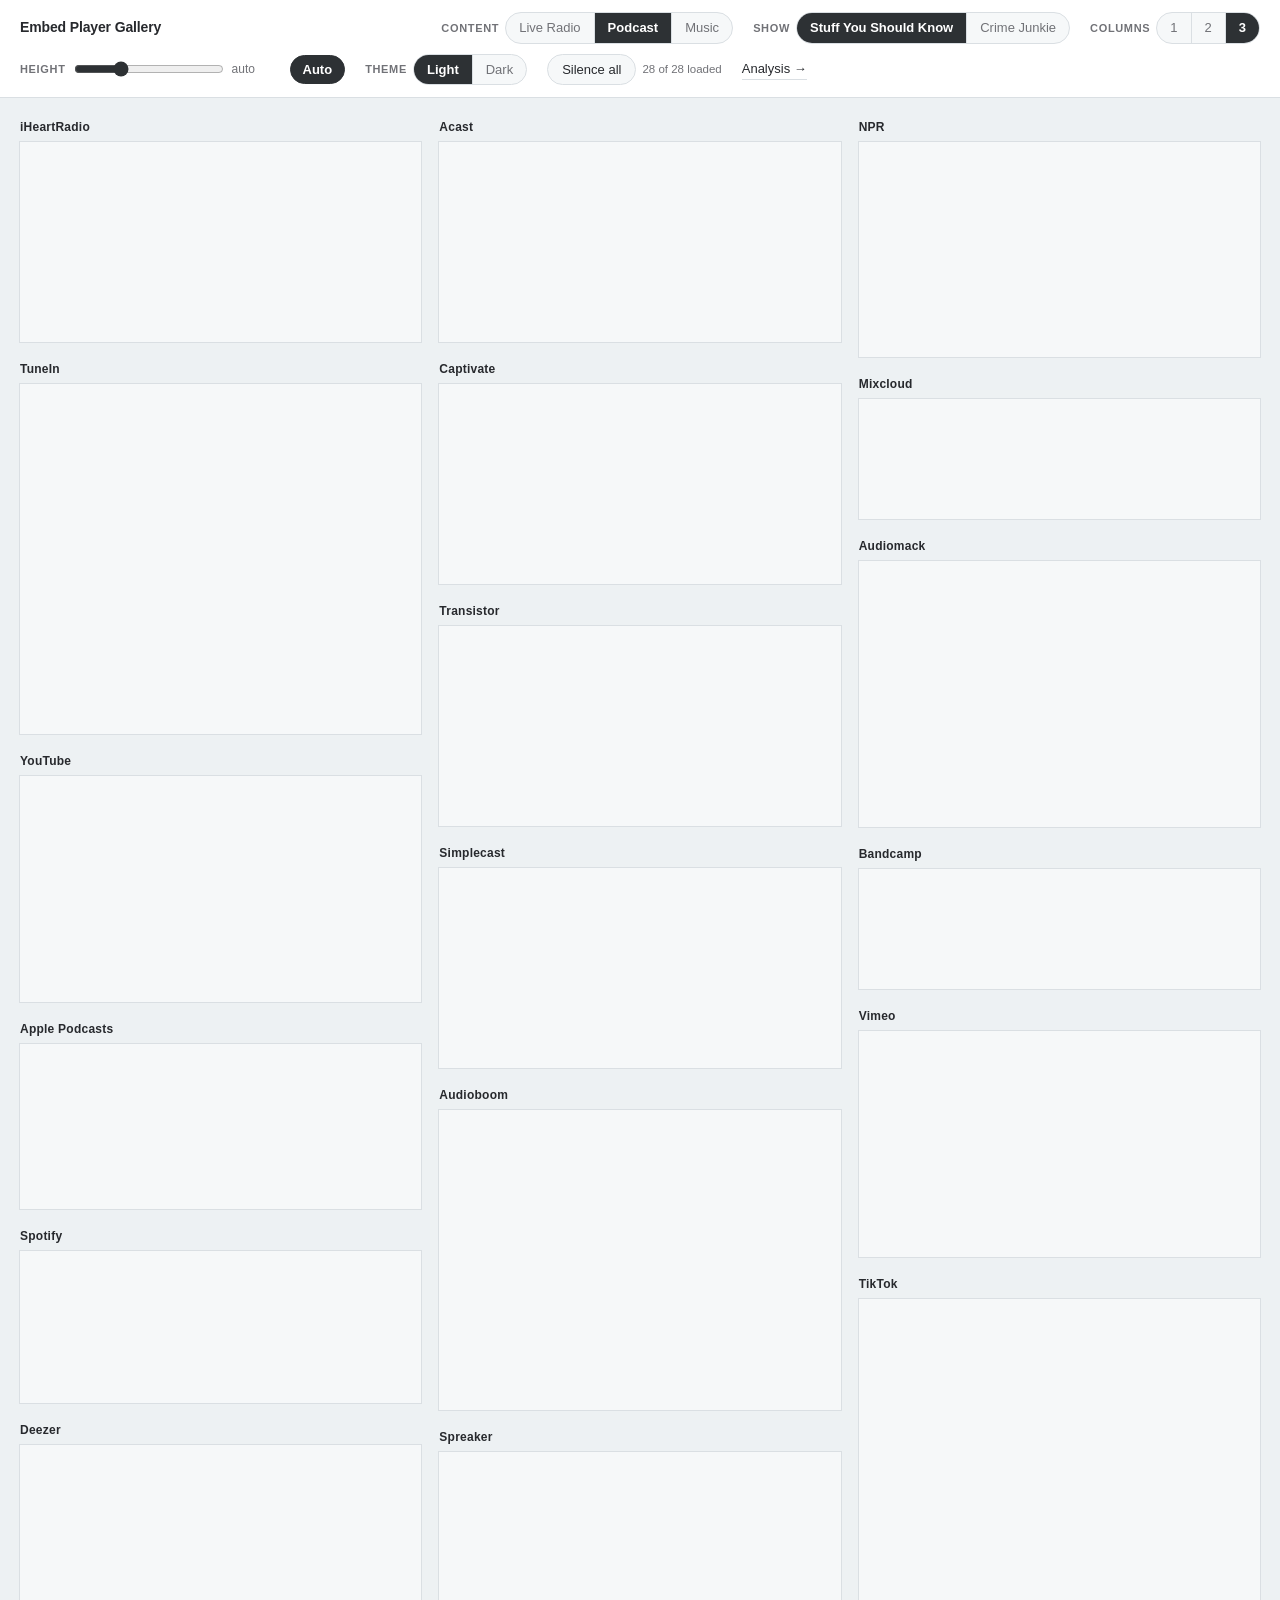
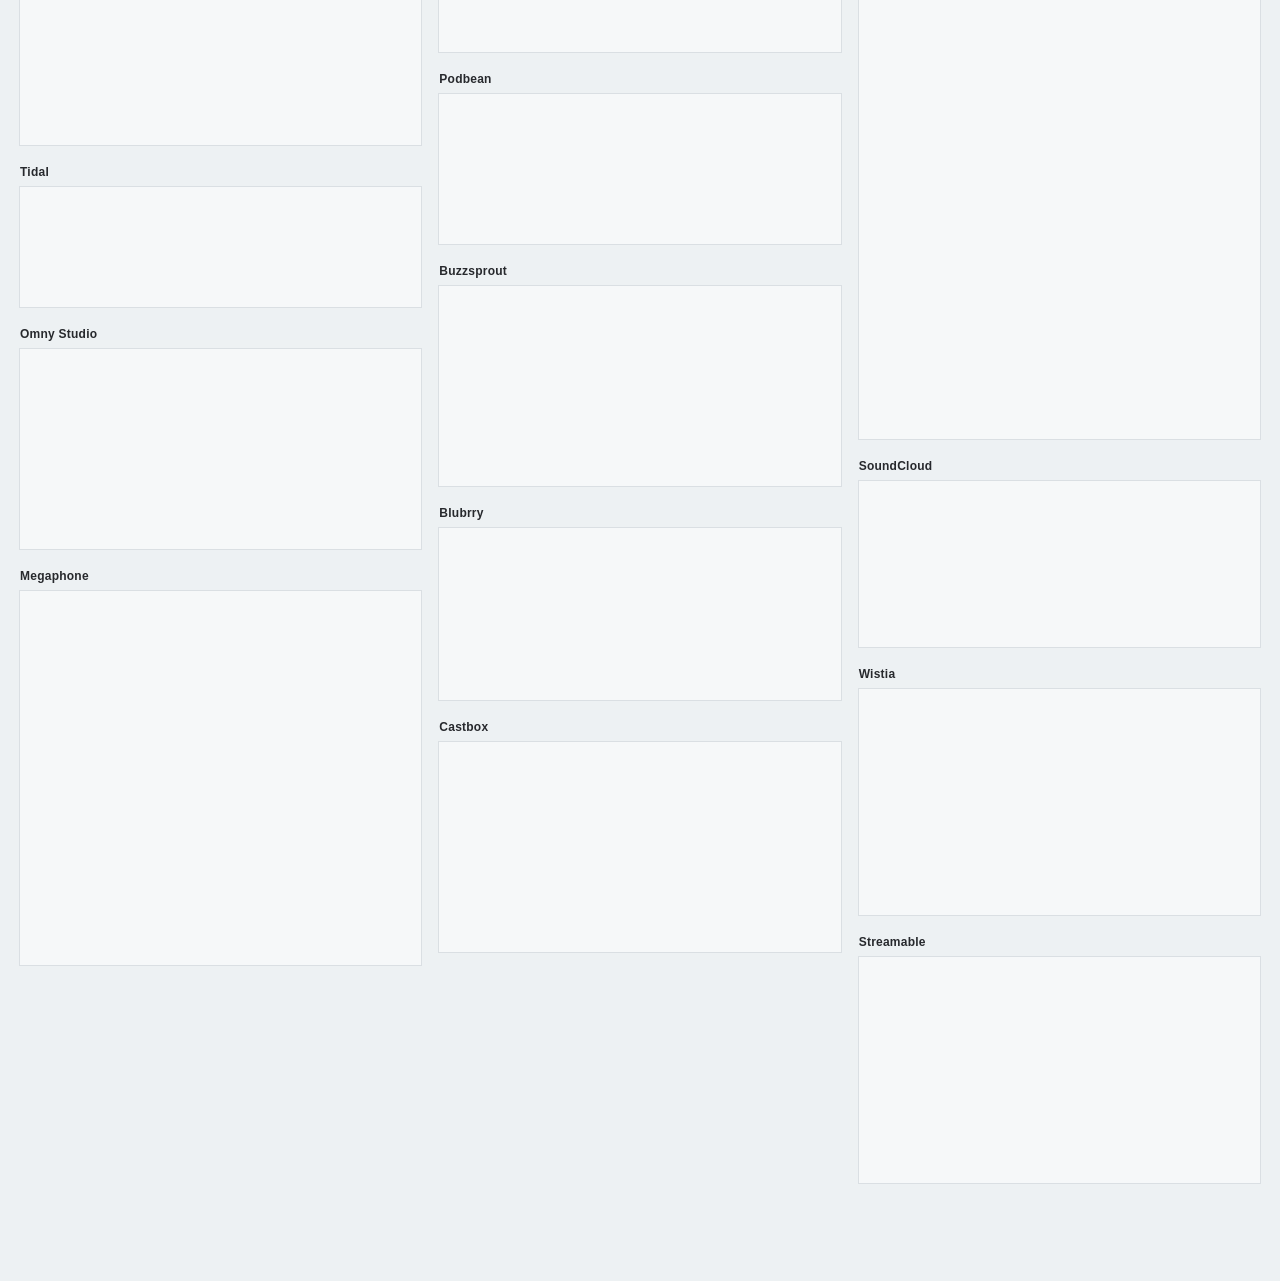
<file: gallery.html>
<!doctype html>
<html lang="en">
<head>
<meta charset="utf-8">
<meta name="viewport" content="width=device-width, initial-scale=1">
<meta name="robots" content="noindex, nofollow">
<title>Embed Player Gallery</title>
<link rel="stylesheet" href="shared.css?v=20261027213628">
<style>
/* ---------- gallery layout, this page only ---------- */
main { background: var(--stage); padding: 20px 20px 80px; }
/* No width cap. An embed takes the width of whatever it is dropped into, so
   the page hands it the window and lets each player answer for itself. A cap
   here decides the question the page exists to ask: Spotify and Apple Podcasts
   change layout somewhere around 600 to 700px, and a fixed 760 quietly put
   every one of them in the same form at every window size. */
.wrap { margin: 0 auto; }

section { margin: 0; }

/* One column is a plain centred stack. Multi-column uses CSS columns rather
   than grid, because player heights vary enormously (TuneIn's program list is
   350px, iHeart is 200px) and grid rows size to the tallest card, leaving big
   dead gaps. Columns pack tightly instead. */
.grid[data-cols="1"] > .card { margin: 0 0 18px; }
.grid[data-cols="2"], .grid[data-cols="3"] { column-gap: 18px; }
.grid[data-cols="2"] { column-count: 2; }
.grid[data-cols="3"] { column-count: 3; }
.grid[data-cols="2"] > .card, .grid[data-cols="3"] > .card {
  break-inside: avoid; -webkit-column-break-inside: avoid;
  margin: 0 0 18px; display: inline-block; width: 100%;
}
@media (max-width: 1080px) { .grid[data-cols="3"] { column-count: 2; } }
@media (max-width: 760px)  { .grid[data-cols="2"], .grid[data-cols="3"] { column-count: 1; } }

/* Card is a label plus the player, so it needs no internal borders. */
.card { border: 0; box-shadow: none; background: transparent; overflow: visible; }
.service {
  font-size: 12px; font-weight: 700; letter-spacing: .02em;
  color: var(--text); margin: 0 0 6px;
}
/* Square corners on purpose. Measurement showed NO player rounds its own outer
   frame, so any rounding here is ours, and it misrepresents the shape of the
   thing being evaluated. Four players round an inner card (Acast 8px, Transistor
   8px, Captivate 6px, SoundCloud 4px) and that shows through on its own.

   The 1px edge is a box-shadow ring, not a border. A border adds 2px outside the
   reserved min-height, so every frame grew on mount and the page crept downward
   by 2px per card. A ring paints identically at zero layout cost. */
.frame-wrap {
  box-shadow: 0 0 0 1px var(--border);
  overflow: hidden;
}
.blocked-body {
  border: 1px dashed var(--border);
  padding: 14px 16px; font-size: 12.5px; color: var(--text-dim);
  background: transparent; text-align: left;
}

/* Placeholder reserves the frame's exact height so mounting causes no layout
   shift. Scroll position jumping around while 36 frames load would make the
   page unusable. */
.pending { display: grid; place-items: center; background: var(--bg); }
.pending span {
  font-size: 11px; text-transform: uppercase; letter-spacing: .08em;
  color: var(--text-dim);
}
/* The height control, built from the page's own chrome rather than the
   prototype page's: this page has .ctrl and .seg, not .widthctl. */
#galHeight { width: 150px; accent-color: var(--accent); cursor: pointer; }
#galHeightOut { font-size: 12px; color: var(--text-dim); min-width: 52px;
                font-variant-numeric: tabular-nums; }
#galHeightAuto {
  appearance: none; font: inherit; font-size: 13px; cursor: pointer;
  background: var(--bg); color: var(--text-dim);
  border: 1px solid var(--border); border-radius: 999px; padding: 4px 12px;
}
#galHeightAuto[aria-pressed="true"] { background: var(--accent); color: var(--accent-fg);
                                      border-color: var(--accent); font-weight: 600; }
.loaded-count { font-size: 11.5px; color: var(--text-dim); }
.pagelink { font-size: 13px; color: var(--text); text-decoration: none; border-bottom: 1px solid var(--border); }
.pagelink:hover { border-bottom-color: var(--text); }
</style>
</head>
<body>

<header>
  <div class="brandmark">Embed Player Gallery</div>

  <div class="ctrl">
    <label>Content</label>
    <div class="seg" id="modeSeg">
      <button data-mode="live" aria-pressed="false">Live Radio</button>
      <button data-mode="podcast" aria-pressed="true">Podcast</button>
      <button data-mode="music" aria-pressed="false">Music</button>
    </div>
  </div>

  <div class="ctrl">
    <label>Show</label>
    <div class="seg" id="showSeg">
      <button data-show="sysk" aria-pressed="true">Stuff You Should Know</button>
      <button data-show="cj" aria-pressed="false">Crime Junkie</button>
    </div>
  </div>

  <div class="ctrl">
    <label>Columns</label>
    <div class="seg" id="colSeg">
      <button data-cols="1" aria-pressed="false">1</button>
      <button data-cols="2" aria-pressed="false">2</button>
      <button data-cols="3" aria-pressed="true">3</button>
    </div>
  </div>

  <!-- Height. Every player here declares its own, from TuneIn's fixed 100 to
       Spotify's 352, and Auto respects that. Overriding it puts them all in the
       same slot, which is the only way to see which ones fill a box they did
       not choose and which ones crop or leave dead space. -->
  <div class="ctrl">
    <label for="galHeight">Height</label>
    <input id="galHeight" type="range" min="50" max="900" step="1" value="300"
           aria-label="Player height">
    <output id="galHeightOut">auto</output>
    <button type="button" id="galHeightAuto" aria-pressed="true">Auto</button>
  </div>

  <div class="ctrl">
    <label>Theme</label>
    <div class="seg" id="themeSeg">
      <button data-theme="light" aria-pressed="true">Light</button>
      <button data-theme="dark" aria-pressed="false">Dark</button>
    </div>
  </div>

  <div class="ctrl">
    <button class="btn" id="silence" title="Unmount every frame, which is the only reliable way to stop cross-origin audio">Silence all</button>
    <span class="loaded-count" id="loaded"></span>
  </div>

  <div class="ctrl">
    <a class="pagelink" href="analysis.html">Analysis &rarr;</a>
  </div>

  <!-- The Responsive spec and One at a time links are gone with the two pages
       they pointed at, both deprecated. -->
</header>

<main>
  <div class="wrap">
    <div id="sections"></div>
  </div>
</main>

<script src="players.js?v=20261027213628"></script>
<script>
/* ============================================================================
   GALLERY

   Every player, always, on one scrolling page. No filter: you scroll and you see
   the lot. The registry and every shared helper come from players.js, so this
   page and index.html cannot disagree about how a player is embedded.

   The one real engineering problem here is weight. This is 36 live player
   frames, several of them full single-page apps (iHeart, TuneIn, Castbox,
   TikTok). Mounting them all at load would be brutal, so frames mount lazily as
   they approach the viewport, and each card reserves its exact height up front
   so nothing shifts under the scroll.

   No headings, no jump bar: one uninterrupted list of every player. Group order
   is still used to sequence them, it just is not labelled.
   ==========================================================================*/

const state = {
  mode: 'podcast',   /* 'live' or 'podcast' */
  show: 'sysk',      /* which podcast, when mode is 'podcast' */
  theme: 'light',
  cols: 3,
  /* null means every player keeps the height it declares. A number overrides
     all of them, including the ones that size themselves by aspect. */
  height: null
};

/* The mode key actually handed to the registry. Live and music both ignore the
   show picker, which only chooses between the two podcasts. */
function effectiveMode() {
  if (state.mode === 'live' || state.mode === 'music') return state.mode;
  return SHOWS[state.show].mode;
}

const $ = (s) => document.querySelector(s);
let observer = null;

/* Exact height a frame will occupy, so the placeholder reserves it and mounting
   causes no layout shift. Aspect frames are 16:9 of their measured column. */
function reservedHeight(entry, colWidth) {
  if (state.height) return state.height;
  return entry.aspect ? Math.round(colWidth * 9 / 16) : entry.h;
}

/* One card is a service name and the player. Nothing else: no status chips, no
   caveat bars, no notes. Those all live on index.html, which is the page for
   reading a player rather than looking at it. */
function cardFor(p) {
  const r = resolveEntry(p, effectiveMode());

  const card = document.createElement('div');
  card.className = 'card';
  card.id = 'p-' + p.id;

  const label = document.createElement('div');
  label.className = 'service';
  label.textContent = p.name;
  card.appendChild(label);

  if (r.blocked) {
    /* No embed exists, so the reason is the only content this card can carry.
       Kept to one line. */
    const body = document.createElement('div');
    body.className = 'blocked-body';
    body.textContent = 'Cannot be embedded. ' + (p.why || '');
    card.appendChild(body);
  } else {
    /* Say so when the content is not what was asked for. index.html has always
       shown this; the gallery never did, so a substituted card was silent and
       the mode's heading was simply wrong about it. Same wording, same class,
       already styled in shared.css. */
    if (r.fellBack) {
      const bar = document.createElement('div');
      bar.className = 'fallback-bar';
      bar.textContent = fallbackText(r.to, r.from);
      card.appendChild(bar);
    }
    const wrap = document.createElement('div');
    /* An aspect wrapper derives its height from its width, which is exactly
       what an override is overriding, so the class comes off while one is set. */
    wrap.className = 'frame-wrap' + (r.entry.aspect && !state.height ? ' aspect' : '');
    const hold = document.createElement('div');
    hold.className = 'pending';
    hold.innerHTML = '<span>' + escHtml(p.name) + '</span>';
    wrap.appendChild(hold);
    card.appendChild(wrap);

    wrap.dataset.playerId = p.id;
    if (observer) observer.observe(wrap);
  }
  return card;
}

/* Swap a placeholder for the real frame. Height is already reserved, so this is
   visually a straight substitution. */
function mount(wrap) {
  if (wrap.dataset.mounted === '1') return;
  const p = PLAYERS.find((x) => x.id === wrap.dataset.playerId);
  const r = resolveEntry(p, effectiveMode());
  if (!p || r.blocked) return;
  wrap.dataset.mounted = '1';
  const f = applyFrameAttrs(document.createElement('iframe'), p, r.entry, state.theme);
  /* applyFrameAttrs sets the height from the entry and leaves aspect players to
     the wrapper's ratio, so the override has to land after it and has to be a
     style rather than the attribute: an aspect wrapper would otherwise keep
     sizing the frame from its width. */
  if (state.height) {
    f.height = state.height;
    f.style.height = state.height + 'px';
  }
  f.loading = 'eager';
  wrap.innerHTML = '';
  wrap.appendChild(f);
  updateLoaded();
}

function updateLoaded() {
  const n = document.querySelectorAll('.frame-wrap[data-mounted="1"]').length;
  const total = PLAYERS.filter((p) => !resolveEntry(p, effectiveMode()).blocked).length;
  $('#loaded').textContent = n + ' of ' + total + ' loaded';
}

function build() {
  /* A fresh observer each build, so stale placeholders are never watched. */
  if (observer) observer.disconnect();
  observer = new IntersectionObserver((entries) => {
    entries.forEach((e) => {
      if (e.isIntersecting) { mount(e.target); observer.unobserve(e.target); }
    });
  }, { rootMargin: '800px 0px' });   /* mount well before it is on screen */

  const host = $('#sections');
  host.innerHTML = '';

  /* Measure a column once so aspect placeholders reserve the right height. */
  const probe = document.createElement('div');
  probe.className = 'grid';
  probe.dataset.cols = state.cols;
  probe.innerHTML = '<div></div>';
  host.appendChild(probe);
  const colWidth = probe.firstChild.getBoundingClientRect().width || 720;
  host.removeChild(probe);

  /* One list, in registry order. Grouping used to drive the sequence, which made
     "put Tidal below Deezer" impossible without mislabelling Tidal's group. Now
     the order in players.js is the order on the page, and group stays a piece of
     metadata rather than a layout rule. */
  const sec = document.createElement('section');
  const grid = document.createElement('div');
  grid.className = 'grid';
  grid.dataset.cols = state.cols;

  /* Blocked players are left out of the grid entirely rather than rendered as a
     reason. Blocking is per MODE, not per player, so this is filtered on every
     build rather than once: a service can be fine for podcasts and refuse the
     frame for live. The count under the header already counted this way.
     Music has no fallback chain, so a player without a track embed resolves to
     blocked here and drops out on its own. That is the intent: the mode exists
     to see players PLAYING MUSIC, and filling the grid with podcast cards under
     a Music heading would answer a question nobody asked. */
  PLAYERS.filter((p) => !resolveEntry(p, effectiveMode()).blocked).forEach((p) => {
    const c = cardFor(p);
    const wrap = c.querySelector('.frame-wrap');
    if (wrap) {
      const r = resolveEntry(p, effectiveMode());
      wrap.style.minHeight = reservedHeight(r.entry, colWidth) + 'px';
    }
    grid.appendChild(c);
  });

  sec.appendChild(grid);
  host.appendChild(sec);

  updateLoaded();
}

/* ---- wiring ---- */
$('#modeSeg').addEventListener('click', (e) => {
  const b = e.target.closest('button'); if (!b) return;
  state.mode = b.dataset.mode;
  $('#modeSeg').querySelectorAll('button').forEach((x) =>
    x.setAttribute('aria-pressed', String(x.dataset.mode === state.mode)));
  build();
});

$('#showSeg').addEventListener('click', (e) => {
  const b = e.target.closest('button'); if (!b) return;
  state.show = b.dataset.show;
  $('#showSeg').querySelectorAll('button').forEach((x) =>
    x.setAttribute('aria-pressed', String(x.dataset.show === state.show)));
  build();
});

$('#colSeg').addEventListener('click', (e) => {
  const b = e.target.closest('button'); if (!b) return;
  state.cols = Number(b.dataset.cols);
  $('#colSeg').querySelectorAll('button').forEach((x) =>
    x.setAttribute('aria-pressed', String(Number(x.dataset.cols) === state.cols)));
  build();
});

/* Height. Rebuilds rather than restyling, because every frame is torn down and
   remounted anyway when the reserved heights change, and a half updated grid of
   36 cross origin iframes is worse than a rebuild. */
const galHeight = $('#galHeight'), galHeightOut = $('#galHeightOut'), galHeightAuto = $('#galHeightAuto');
function applyGalHeight(px) {
  state.height = px;
  galHeightOut.textContent = px ? px + ' px' : 'auto';
  galHeightAuto.setAttribute('aria-pressed', String(!px));
  if (px) galHeight.value = String(px);
  build();
}
galHeight.addEventListener('input', () => applyGalHeight(Number(galHeight.value)));
galHeightAuto.addEventListener('click', () => applyGalHeight(null));

$('#themeSeg').addEventListener('click', (e) => {
  const b = e.target.closest('button'); if (!b) return;
  state.theme = b.dataset.theme;
  document.documentElement.setAttribute('data-theme', state.theme);
  $('#themeSeg').querySelectorAll('button').forEach((x) =>
    x.setAttribute('aria-pressed', String(x.dataset.theme === state.theme)));
  build();
});

/* Rebuilding destroys every iframe, which is the only reliable way to stop
   audio in a cross-origin frame. Frames then re-mount as they come back into
   view, so the page is not left empty. */
$('#silence').addEventListener('click', () => {
  const y = window.scrollY;
  build();
  window.scrollTo(0, y);
});

document.documentElement.setAttribute('data-theme', state.theme);
build();
</script>
</body>
</html>
</file>
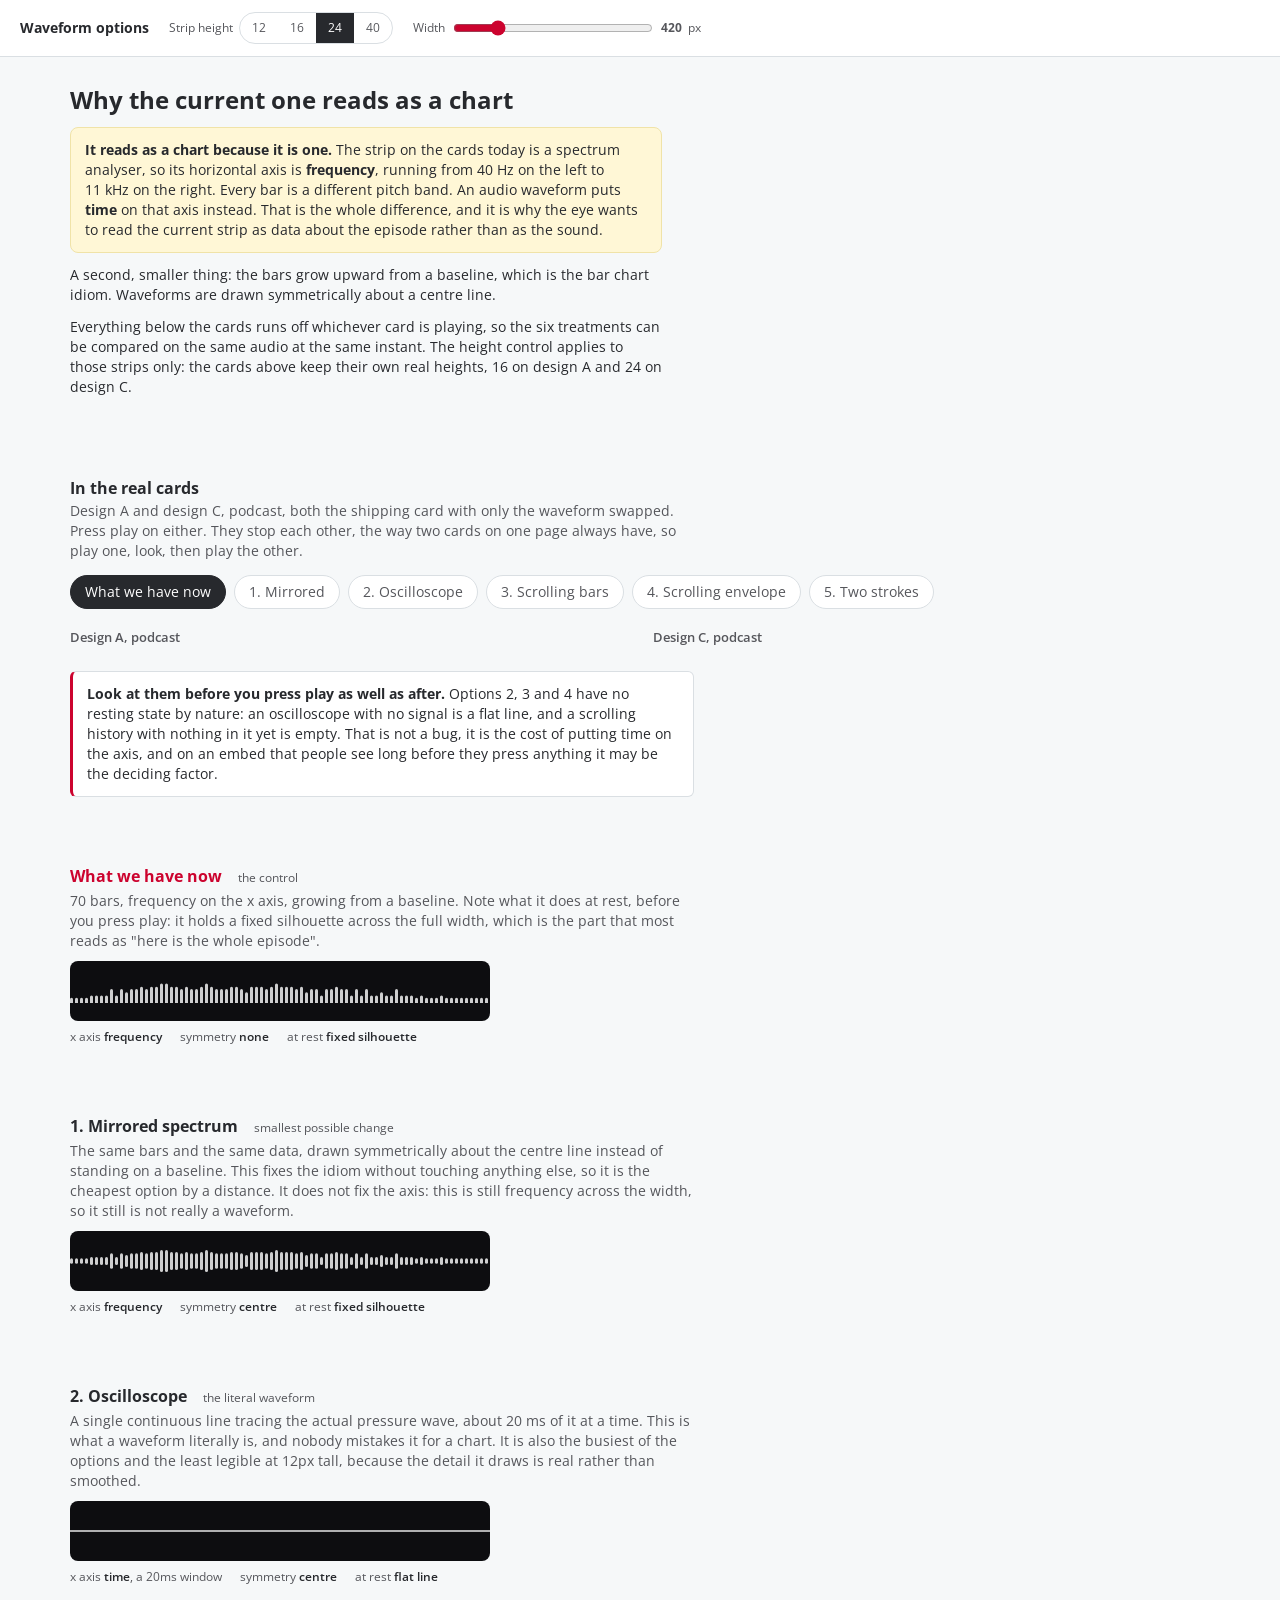
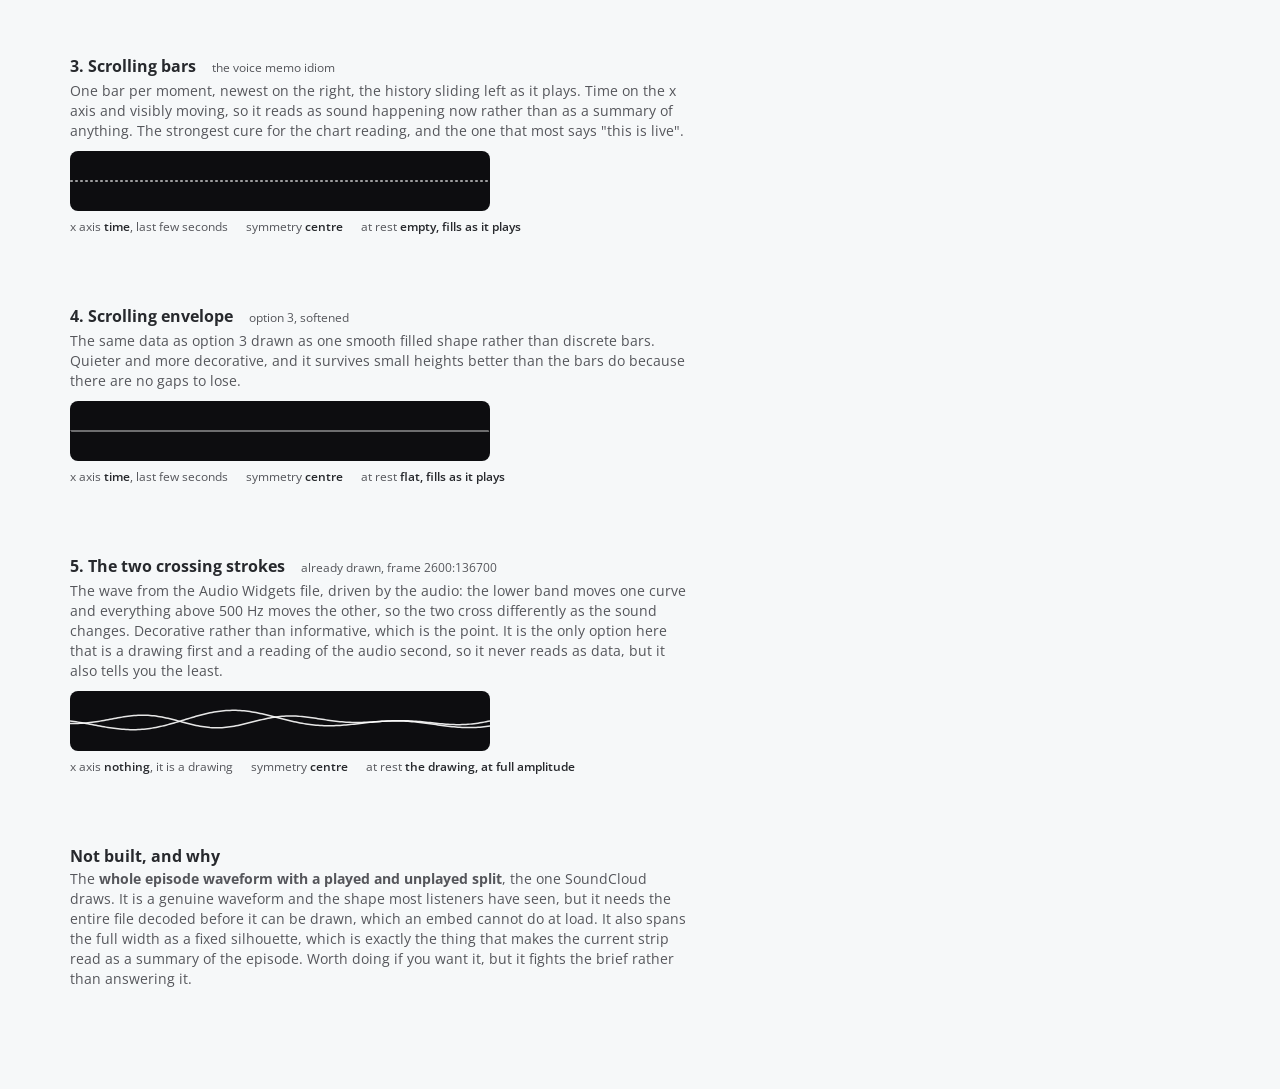
<file: waveform.html>
<!doctype html>
<html lang="en">
<head>
<meta charset="utf-8">
<meta name="viewport" content="width=device-width, initial-scale=1">
<meta name="robots" content="noindex, nofollow">
<title>Waveform options</title>
<link rel="preconnect" href="https://fonts.googleapis.com">
<link rel="preconnect" href="https://fonts.gstatic.com" crossorigin>
<link href="https://fonts.googleapis.com/css2?family=Open+Sans:wght@400;600;700&display=swap" rel="stylesheet">
<link rel="stylesheet" href="widget-core.css">
<style>
:root {
  --ink: #27292d; --dim: #55565b; --line: #dadfe3;
  --paper: #f6f8f9; --card: #0d0d10; --red: #cc032e;
  --wave: #ffffff;
}
* { box-sizing: border-box; }
html, body { margin: 0; }
body { background: var(--paper); color: var(--ink);
       font-family: 'Open Sans', system-ui, sans-serif; font-size: 14px; line-height: 20px; }

header { position: sticky; top: 0; z-index: 5; background: #fff;
         border-bottom: 1px solid var(--line); padding: 12px 20px;
         display: flex; flex-wrap: wrap; gap: 10px 20px; align-items: center; }
header .brand { font-weight: 700; }
header label { font-size: 12px; color: var(--dim); display: flex; align-items: center; gap: 6px; }
button, .seg button { font: inherit; }
#play { appearance: none; border: 0; background: var(--red); color: #fff; cursor: pointer;
        border-radius: 999px; padding: 7px 18px; font-weight: 600; }
#play[disabled] { background: #b9bec2; cursor: default; }
.seg { display: inline-flex; border: 1px solid var(--line); border-radius: 999px; overflow: hidden; background: #fff; }
.seg button { appearance: none; border: 0; background: transparent; cursor: pointer;
              padding: 5px 12px; color: var(--dim); }
.seg button[aria-pressed="true"] { background: var(--ink); color: #fff; }
input[type=range] { width: 200px; accent-color: var(--red); }
#status { font-size: 12px; color: var(--dim); }

main { max-width: 1180px; margin: 0 auto; padding: 24px 20px 90px; }
.intro { max-width: 74ch; }
.intro h1 { font-size: 24px; line-height: 30px; margin: 4px 0 12px; }
.intro p { margin: 0 0 12px; }
.intro .key { background: #fff7d6; padding: 12px 14px; border-radius: 8px;
              border: 1px solid #f0e3a8; }
code { font-family: ui-monospace, Menlo, monospace; font-size: 12.5px;
       background: #eceff1; padding: 1px 5px; border-radius: 3px; }

.opt { margin: 34px 0 0; }
/* widget-core.css is loaded for the cards, and it styles `section > h2` for the
   prototype page. These headings are not those, so they say so explicitly. */
.opt h2 { font-size: 16px; line-height: 22px; margin: 0 0 2px;
          text-transform: none; letter-spacing: 0; font-weight: 700; color: var(--ink); }
.opt .tag { font-size: 12px; font-weight: 400; letter-spacing: 0;
            text-transform: none; color: var(--dim); }
.opt h2 .tag { font-weight: 400; color: var(--dim); font-size: 12px; margin-left: 8px; }
.opt p.note { margin: 0 0 10px; color: var(--dim); max-width: 78ch; }
.strip { background: var(--card); border-radius: 8px; padding: 18px 0;
         width: 100%; max-width: var(--w, 100%); overflow: hidden; }
.strip canvas { display: block; width: 100%; height: var(--h, 24px); }
.axis { font-size: 12px; color: var(--dim); margin-top: 6px; display: flex; gap: 18px; flex-wrap: wrap; }
.axis b { color: var(--ink); font-weight: 600; }
.control h2 { color: var(--red); }

/* the real cards */
.cards { display: flex; flex-wrap: wrap; gap: 26px; margin: 18px 0 8px; }
.cardcol { flex: 1 1 380px; min-width: 300px; max-width: 620px; }
.cardcol h3 { font-size: 13px; margin: 0 0 8px; color: var(--dim); font-weight: 600; }
.cardcol .status, .cardcol .colourline { display: none; }
.picker { display: flex; flex-wrap: wrap; gap: 8px; margin: 14px 0 0; }
.picker button { appearance: none; cursor: pointer; font: inherit; background: #fff;
  border: 1px solid var(--line); border-radius: 999px; padding: 6px 14px; color: var(--dim); }
.picker button[aria-pressed="true"] { background: var(--ink); border-color: var(--ink); color: #fff; }
.restnote { background: #fff; border: 1px solid var(--line); border-left: 3px solid var(--red);
  border-radius: 6px; padding: 12px 14px; margin: 16px 0 0; max-width: 78ch; }
</style>
</head>
<body>

<header>
  <span class="brand">Waveform options</span>
  <label title="Applies to the comparison strips only. The cards keep their own real heights, 16 and 24.">Strip height
    <span class="seg" id="hseg">
      <button data-h="12">12</button>
      <button data-h="16">16</button>
      <button data-h="24" aria-pressed="true">24</button>
      <button data-h="40">40</button>
    </span>
  </label>
  <label>Width <input id="w" type="range" min="240" max="1140" step="2" value="420"><b id="wv">420</b> px</label>
  <span id="status"></span>
</header>

<main>
  <div class="intro">
    <h1>Why the current one reads as a chart</h1>
    <p class="key"><b>It reads as a chart because it is one.</b> The strip on the cards today is a
      spectrum analyser, so its horizontal axis is <b>frequency</b>, running from 40&nbsp;Hz on the
      left to 11&nbsp;kHz on the right. Every bar is a different pitch band. An audio waveform puts
      <b>time</b> on that axis instead. That is the whole difference, and it is why the eye wants to
      read the current strip as data about the episode rather than as the sound.</p>
    <p>A second, smaller thing: the bars grow upward from a baseline, which is the bar chart
      idiom. Waveforms are drawn symmetrically about a centre line.</p>
    <p>Everything below the cards runs off whichever card is playing, so the six treatments can be
      compared on the same audio at the same instant. The height control applies to those strips
      only: the cards above keep their own real heights, 16 on design A and 24 on design C.</p>
  </div>

  <section class="opt">
    <h2>In the real cards</h2>
    <p class="note">Design A and design C, podcast, both the shipping card with only the waveform
      swapped. Press play on either. They stop each other, the way two cards on one page always
      have, so play one, look, then play the other.</p>
    <div class="picker" id="pick">
      <button data-draw="current" aria-pressed="true">What we have now</button>
      <button data-draw="mirror">1. Mirrored</button>
      <button data-draw="scope">2. Oscilloscope</button>
      <button data-draw="scroll">3. Scrolling bars</button>
      <button data-draw="env">4. Scrolling envelope</button>
      <button data-draw="figma">5. Two strokes</button>
    </div>
    <div class="cards">
      <div class="cardcol">
        <h3>Design A, podcast</h3>
        <div class="shell" id="shell-a"><div id="w-podcast"></div></div>
        <p class="status" id="s-podcast"></p><div class="colourline" id="c-podcast"></div>
      </div>
      <div class="cardcol">
        <h3>Design C, podcast</h3>
        <div class="shell" id="shell-c"><div id="w-podcast-c"></div></div>
        <p class="status" id="s-podcast-c"></p><div class="colourline" id="c-podcast-c"></div>
      </div>
    </div>
    <div class="restnote"><b>Look at them before you press play as well as after.</b> Options 2, 3
      and 4 have no resting state by nature: an oscilloscope with no signal is a flat line, and a
      scrolling history with nothing in it yet is empty. That is not a bug, it is the cost of
      putting time on the axis, and on an embed that people see long before they press anything it
      may be the deciding factor.</div>
  </section>

  <section class="opt control">
    <h2>What we have now<span class="tag">the control</span></h2>
    <p class="note">70 bars, frequency on the x axis, growing from a baseline. Note what it does at
      rest, before you press play: it holds a fixed silhouette across the full width, which is the
      part that most reads as "here is the whole episode".</p>
    <div class="strip"><canvas data-draw="current"></canvas></div>
    <div class="axis"><span>x axis <b>frequency</b></span><span>symmetry <b>none</b></span><span>at rest <b>fixed silhouette</b></span></div>
  </section>

  <section class="opt">
    <h2>1. Mirrored spectrum<span class="tag">smallest possible change</span></h2>
    <p class="note">The same bars and the same data, drawn symmetrically about the centre line
      instead of standing on a baseline. This fixes the idiom without touching anything else, so
      it is the cheapest option by a distance. It does not fix the axis: this is still frequency
      across the width, so it still is not really a waveform.</p>
    <div class="strip"><canvas data-draw="mirror"></canvas></div>
    <div class="axis"><span>x axis <b>frequency</b></span><span>symmetry <b>centre</b></span><span>at rest <b>fixed silhouette</b></span></div>
  </section>

  <section class="opt">
    <h2>2. Oscilloscope<span class="tag">the literal waveform</span></h2>
    <p class="note">A single continuous line tracing the actual pressure wave, about 20&nbsp;ms of
      it at a time. This is what a waveform literally is, and nobody mistakes it for a chart. It is
      also the busiest of the options and the least legible at 12px tall, because the detail it
      draws is real rather than smoothed.</p>
    <div class="strip"><canvas data-draw="scope"></canvas></div>
    <div class="axis"><span>x axis <b>time</b>, a 20ms window</span><span>symmetry <b>centre</b></span><span>at rest <b>flat line</b></span></div>
  </section>

  <section class="opt">
    <h2>3. Scrolling bars<span class="tag">the voice memo idiom</span></h2>
    <p class="note">One bar per moment, newest on the right, the history sliding left as it plays.
      Time on the x axis and visibly moving, so it reads as sound happening now rather than as a
      summary of anything. The strongest cure for the chart reading, and the one that most says
      "this is live".</p>
    <div class="strip"><canvas data-draw="scroll"></canvas></div>
    <div class="axis"><span>x axis <b>time</b>, last few seconds</span><span>symmetry <b>centre</b></span><span>at rest <b>empty, fills as it plays</b></span></div>
  </section>

  <section class="opt">
    <h2>4. Scrolling envelope<span class="tag">option 3, softened</span></h2>
    <p class="note">The same data as option 3 drawn as one smooth filled shape rather than discrete
      bars. Quieter and more decorative, and it survives small heights better than the bars do
      because there are no gaps to lose.</p>
    <div class="strip"><canvas data-draw="env"></canvas></div>
    <div class="axis"><span>x axis <b>time</b>, last few seconds</span><span>symmetry <b>centre</b></span><span>at rest <b>flat, fills as it plays</b></span></div>
  </section>

  <section class="opt">
    <h2>5. The two crossing strokes<span class="tag">already drawn, frame 2600:136700</span></h2>
    <p class="note">The wave from the Audio Widgets file, driven by the audio: the lower band moves
      one curve and everything above 500&nbsp;Hz moves the other, so the two cross differently as
      the sound changes. Decorative rather than informative, which is the point. It is the only
      option here that is a drawing first and a reading of the audio second, so it never reads as
      data, but it also tells you the least.</p>
    <div class="strip"><canvas data-draw="figma"></canvas></div>
    <div class="axis"><span>x axis <b>nothing</b>, it is a drawing</span><span>symmetry <b>centre</b></span><span>at rest <b>the drawing, at full amplitude</b></span></div>
  </section>

  <section class="opt">
    <h2>Not built, and why</h2>
    <p class="note">The <b>whole episode waveform with a played and unplayed split</b>, the one
      SoundCloud draws. It is a genuine waveform and the shape most listeners have seen, but it
      needs the entire file decoded before it can be drawn, which an embed cannot do at load. It
      also spans the full width as a fixed silhouette, which is exactly the thing that makes the
      current strip read as a summary of the episode. Worth doing if you want it, but it fights
      the brief rather than answering it.</p>
  </section>
</main>

<script src="widget-core.js"></script>
<script>
/* ---------------------------------------------------------------------------
   One analyser at a time, every option drawing off the same frame. That is the
   whole point of the page: differences you see are the treatment and never the
   material.
   --------------------------------------------------------------------------- */
const statusEl = document.getElementById('status');

/* The cards own the audio. widget-core.js builds w-podcast and w-podcast-c from
   its own roster the moment this page loads, fetches Las Culturistas into both,
   and gives each its own <audio> and its own AnalyserNode on first play. So
   there is no second audio element here and nothing to keep in sync: the page
   reads whichever card is currently playing.

   The cards stop each other, which is widget-core enforcing one at a time
   across every instance on a page. That is real behaviour rather than a limit
   of this page, so it is left alone. */
let analyser = null, ctx = null, freq = null, time = null, raf = null;

/* Rolling loudness history, one entry per frame, kept per card. */
const HISTORY = 900;
const CARDS = [
  { key: 'podcast',   hist: new Float32Array(HISTORY), at: 0 },
  { key: 'podcast-c', hist: new Float32Array(HISTORY), at: 0 }
];
const widgetFor = (c) => (typeof BY_SEARCH !== 'undefined') ? BY_SEARCH[c.key] : null;
/* Whichever card is playing owns the analyser this frame. When none is, every
   option falls back to its resting state, which is the thing worth looking at. */
function activeCard() {
  for (const c of CARDS) { const w = widgetFor(c); if (w && w.playing && w.analyser) return c; }
  return null;
}

/* A card that is not playing draws its own empty history rather than the other
   one's, which is what makes the two resting states honest side by side. */
let hist = new Float32Array(HISTORY);   /* points at whichever card is drawing */
let histAt = 0;
/* Both scrolling options show the SAME span of time, six seconds, so the only
   thing that differs between them is how it is drawn. At 60fps that is 360
   frames, folded down to however many slots the width gives. One frame per slot
   showed barely a second and read as jitter rather than as speech. */
const SPAN = 360;
function slots(n) {
  const per = Math.max(1, SPAN / n);
  const out = new Float32Array(n);
  for (let i = 0; i < n; i++) {
    const age = n - 1 - i;                        /* 0 is the newest slot */
    let peak = 0;
    for (let f = 0; f < per; f++) {
      const idx = histAt - 1 - Math.round(age * per + f);
      if (idx < 0) continue;
      const v = hist[((idx % HISTORY) + HISTORY) % HISTORY];
      if (v > peak) peak = v;
    }
    out[i] = peak;
  }
  return out;
}

/* The six comparison strips. The two canvases inside the cards are found and
   sized per frame instead, because the cards rebuild their own .wave. */
const canvases = [...document.querySelectorAll('.strip canvas')];
function sizeCanvases() {
  const dpr = Math.min(2, window.devicePixelRatio || 1);
  canvases.forEach((c) => {
    const r = c.getBoundingClientRect();
    c.width = Math.max(1, Math.round(r.width * dpr));
    c.height = Math.max(1, Math.round(r.height * dpr));
    c.getContext('2d').setTransform(dpr, 0, 0, dpr, 0, 0);
  });
}

/* ---- the current card's idle silhouette and band mapping, so the control is
   honestly the control and not an approximation of it ---- */
const IDLE_SHAPE = (typeof IDLE !== 'undefined') ? IDLE : [3,5,8,11,13,16,13,11,8,5,3];
const F_MIN = 40, F_MAX = 11000;
let bandCache = null, bandCacheN = 0;
function bands(n) {
  if (bandCache && bandCacheN === n) return bandCache;
  const bins = freq.length;
  const binHz = (ctx.sampleRate / 2) / bins;
  const top = Math.min(F_MAX, (ctx.sampleRate / 2) * 0.95);
  const out = [];
  for (let i = 0; i < n; i++) {
    const f0 = F_MIN * Math.pow(top / F_MIN, i / n);
    const f1 = F_MIN * Math.pow(top / F_MIN, (i + 1) / n);
    const lo = Math.min(bins - 1, Math.floor(f0 / binHz));
    const hi = Math.max(lo + 1, Math.min(bins, Math.ceil(f1 / binHz)));
    out.push([lo, hi, 0.62 + 1.05 * Math.pow(i / (n - 1), 0.85)]);
  }
  bandCache = out; bandCacheN = n;
  return out;
}
const smooth = {};
function spectrum(n, key) {
  const s = smooth[key] && smooth[key].length === n ? smooth[key] : (smooth[key] = new Float32Array(n));
  if (!analyser) {
    for (let i = 0; i < n; i++) {
      const idle = IDLE_SHAPE[Math.min(IDLE_SHAPE.length - 1, Math.floor(i * IDLE_SHAPE.length / n))];
      s[i] = idle / 16;
    }
    return s;
  }
  const bs = bands(n);
  for (let i = 0; i < n; i++) {
    const b = bs[i];
    let peak = 0;
    for (let k = b[0]; k < b[1]; k++) if (freq[k] > peak) peak = freq[k];
    s[i] = s[i] * 0.55 + (peak / 255) * b[2] * 0.45;
  }
  return s;
}

const BAR_W = 3, BAR_GAP = 2;
const paint = (c) => { const g = c.getContext('2d'); g.clearRect(0, 0, c.width, c.height); return g; };
const dims = (c) => {
  const dpr = Math.min(2, window.devicePixelRatio || 1);
  return { w: c.width / dpr, h: c.height / dpr };
};

const DRAW = {
  /* --- the control: bars on a baseline, frequency across the width --- */
  current(c) {
    const g = paint(c), { w, h } = dims(c);
    const n = Math.max(8, Math.floor(w / (BAR_W + BAR_GAP)));
    const v = spectrum(n, 'current');
    g.fillStyle = 'rgba(255,255,255,.8)';
    for (let i = 0; i < n; i++) {
      const bh = Math.max(2, Math.min(h, 2 + v[i] * (h - 2) * 0.8));
      g.beginPath();
      g.roundRect(i * (BAR_W + BAR_GAP), h - bh, BAR_W, bh, [1.5, 1.5, 0, 0]);
      g.fill();
    }
  },

  /* --- 1: the same data, mirrored about the centre --- */
  mirror(c) {
    const g = paint(c), { w, h } = dims(c);
    const n = Math.max(8, Math.floor(w / (BAR_W + BAR_GAP)));
    const v = spectrum(n, 'mirror');
    const mid = h / 2;
    g.fillStyle = 'rgba(255,255,255,.8)';
    for (let i = 0; i < n; i++) {
      const half = Math.max(1, Math.min(mid, 1 + v[i] * (mid - 1) * 0.9));
      g.beginPath();
      g.roundRect(i * (BAR_W + BAR_GAP), mid - half, BAR_W, half * 2, BAR_W / 2);
      g.fill();
    }
  },

  /* --- 2: the pressure wave itself, about 20ms of it --- */
  scope(c) {
    const g = paint(c), { w, h } = dims(c);
    const mid = h / 2;
    g.strokeStyle = 'rgba(255,255,255,.9)';
    g.lineWidth = 1.5; g.lineJoin = 'round'; g.lineCap = 'round';
    g.beginPath();
    if (!analyser) { g.moveTo(0, mid); g.lineTo(w, mid); g.stroke(); return; }
    analyser.getByteTimeDomainData(time);
    const span = Math.min(time.length, Math.round(ctx.sampleRate * 0.02));
    const step = span / w;
    /* Gain, and it is not cheating. A podcast peaks far below full scale, so the
       raw trace in a 24px strip is a line with a wobble in it. The gain follows
       the recent peak rather than being fixed, so quiet passages still show and
       loud ones do not clip into a solid block. */
    let peak = 0;
    for (let i = 0; i < span; i++) { const d = Math.abs(time[i] - 128) / 128; if (d > peak) peak = d; }
    scopeGain = scopeGain * 0.9 + Math.min(6, 0.85 / Math.max(0.03, peak)) * 0.1;
    for (let x = 0; x < w; x++) {
      const i = Math.floor(x * step);
      const d = ((time[i] - 128) / 128) * scopeGain;
      const y = mid + Math.max(-1, Math.min(1, d)) * (mid - 1);
      x ? g.lineTo(x, y) : g.moveTo(x, y);
    }
    g.stroke();
  },

  /* --- 3: loudness over time, newest on the right --- */
  scroll(c) {
    const g = paint(c), { w, h } = dims(c);
    const mid = h / 2;
    const n = Math.max(8, Math.floor(w / (BAR_W + BAR_GAP)));
    const v6 = slots(n);
    g.fillStyle = 'rgba(255,255,255,.8)';
    for (let i = 0; i < n; i++) {
      const v = v6[i];
      const half = Math.max(0.75, Math.min(mid, 0.75 + v * (mid - 0.75)));
      g.beginPath();
      g.roundRect(i * (BAR_W + BAR_GAP), mid - half, BAR_W, half * 2, BAR_W / 2);
      g.fill();
    }
  },

  /* --- 4: the same history as one smooth filled shape --- */
  env(c) {
    const g = paint(c), { w, h } = dims(c);
    const mid = h / 2;
    const n = Math.max(8, Math.floor(w / 3));
    const v6 = slots(n);
    const pts = [];
    for (let i = 0; i < n; i++) pts.push([i * (w / (n - 1)), Math.max(0.6, v6[i] * (mid - 0.6))]);
    g.fillStyle = 'rgba(255,255,255,.8)';
    g.beginPath();
    g.moveTo(pts[0][0], mid - pts[0][1]);
    for (let i = 1; i < pts.length; i++) {
      const [x0, y0] = pts[i - 1], [x1, y1] = pts[i];
      g.quadraticCurveTo(x0, mid - y0, (x0 + x1) / 2, mid - (y0 + y1) / 2);
    }
    for (let i = pts.length - 1; i > 0; i--) {
      const [x0, y0] = pts[i], [x1, y1] = pts[i - 1];
      g.quadraticCurveTo(x0, mid + y0, (x0 + x1) / 2, mid + (y0 + y1) / 2);
    }
    g.closePath(); g.fill();
  },

  /* --- 5: the drawn wave from the Figma file, amplitude driven --- */
  figma(c) {
    const g = paint(c), { w, h } = dims(c);
    const mid = h / 2;
    g.strokeStyle = 'rgba(255,255,255,.9)';
    g.lineWidth = 1.5; g.lineJoin = 'round'; g.lineCap = 'round';
    /* Two shallow traces of different period, so they cross. Amplitude on each
       comes from a different half of the spectrum. */
    const amps = figmaAmps();
    const PH = figmaPhase;
    [[1.9, 1.0, amps[0]], [2.7, 0.62, amps[1]]].forEach(([cycles, scale, amp], k) => {
      g.beginPath();
      for (let x = 0; x <= w; x += 2) {
        const t = x / w;
        const y = mid + Math.sin(t * Math.PI * 2 * cycles + PH + k * 1.9)
                       * Math.sin(t * Math.PI * 1.15 + 0.4)
                       * (mid - 1) * scale * amp;
        x ? g.lineTo(x, y) : g.moveTo(x, y);
      }
      g.stroke();
    });
  }
};

let scopeGain = 1;
let figmaPhase = 0;
const fa = [1, 1];
function figmaAmps() {
  if (!analyser) return [1, 1];
  const bins = freq.length;
  const binHz = (ctx.sampleRate / 2) / bins;
  const at = (hz) => Math.max(1, Math.min(bins, Math.round(hz / binHz)));
  const e = [at(40), at(500), at(Math.min(11000, ctx.sampleRate / 2 * 0.95))];
  const mean = (lo, hi) => { let s = 0; for (let k = lo; k < hi; k++) s += freq[k]; return s / Math.max(1, (hi - lo) * 255); };
  const win = [[0.35, 0.85], [0.02, 0.60]];
  [mean(e[0], e[1]), mean(e[1], e[2])].forEach((v, i) => {
    const norm = Math.max(0, Math.min(1, (v - win[i][0]) / (win[i][1] - win[i][0])));
    fa[i] = fa[i] * 0.78 + (0.55 + norm * 0.45) * 0.22;
  });
  return fa;
}

/* Every frame: point the shared globals at whatever is playing, take one
   loudness sample into that card's own history, then draw every canvas on the
   page, the two inside the cards and the six comparison strips. */
let selected = 'current';

function ensureCardCanvas(c) {
  const root = document.getElementById(c.key === 'podcast' ? 'w-podcast' : 'w-podcast-c');
  if (!root) return null;
  const wave = root.querySelector('.wave');
  if (!wave) return null;
  /* buildWave() rebuilds its bars whenever the card re-renders or the width
     changes, so the canvas is put back rather than installed once. */
  let cv = wave.querySelector('canvas');
  if (!cv) {
    wave.innerHTML = '';
    cv = document.createElement('canvas');
    cv.style.display = 'block';
    cv.style.width = '100%';
    cv.style.height = '100%';
    wave.appendChild(cv);
  }
  const dpr = Math.min(2, window.devicePixelRatio || 1);
  const r = wave.getBoundingClientRect();
  const wpx = Math.max(1, Math.round(r.width * dpr)), hpx = Math.max(1, Math.round(r.height * dpr));
  if (cv.width !== wpx || cv.height !== hpx) {
    cv.width = wpx; cv.height = hpx;
    cv.getContext('2d').setTransform(dpr, 0, 0, dpr, 0, 0);
  }
  return cv;
}

function frame() {
  raf = requestAnimationFrame(frame);

  const live = activeCard();
  if (live) {
    const w = widgetFor(live);
    analyser = w.analyser; ctx = w.ctx;
    if (!freq || freq.length !== analyser.frequencyBinCount) {
      freq = new Uint8Array(analyser.frequencyBinCount);
      time = new Uint8Array(analyser.fftSize);
      bandCache = null;
    }
    analyser.getByteFrequencyData(freq);
    analyser.getByteTimeDomainData(time);
    let sum = 0;
    for (let i = 0; i < time.length; i++) { const d = (time[i] - 128) / 128; sum += d * d; }
    live.hist[live.at % HISTORY] = Math.min(1, Math.sqrt(sum / time.length) * 2.6);
    live.at++;
    hist = live.hist; histAt = live.at;
    figmaPhase += 0.012;
  } else {
    analyser = null;
  }

  /* the waveform inside each card, in the option being tried */
  CARDS.forEach((c) => {
    const cv = ensureCardCanvas(c);
    if (!cv) return;
    /* A card that is not playing draws its own empty history, not the other
       card's, which is what makes the resting states honest side by side. */
    const savedH = hist, savedAt = histAt;
    hist = c.hist; histAt = c.at;
    DRAW[selected](cv);
    hist = savedH; histAt = savedAt;
  });

  /* the comparison strips */
  canvases.forEach((c) => DRAW[c.dataset.draw](c));
}

const picker = document.getElementById('pick');
picker.addEventListener('click', (e) => {
  const b = e.target.closest('button[data-draw]'); if (!b) return;
  [...picker.children].forEach((x) => x.setAttribute('aria-pressed', String(x === b)));
  selected = b.dataset.draw;
});

/* ---- controls ---- */
const strips = [...document.querySelectorAll('.strip')];
document.getElementById('hseg').addEventListener('click', (e) => {
  const b = e.target.closest('button[data-h]'); if (!b) return;
  [...e.currentTarget.children].forEach((x) => x.setAttribute('aria-pressed', String(x === b)));
  strips.forEach((s) => s.style.setProperty('--h', b.dataset.h + 'px'));
  requestAnimationFrame(sizeCanvases);
});
const wIn = document.getElementById('w'), wOut = document.getElementById('wv');
function applyW() {
  wOut.textContent = wIn.value;
  strips.forEach((s) => s.style.setProperty('--w', wIn.value + 'px'));
  /* .shell reads --player-w, the same hook the prototype page's width control
     uses, so the cards resize exactly as they do there. */
  ['shell-a', 'shell-c'].forEach((id) => {
    const el = document.getElementById(id);
    if (el) el.style.setProperty('--player-w', wIn.value + 'px');
  });
  requestAnimationFrame(sizeCanvases);
}
wIn.addEventListener('input', applyW);

window.addEventListener('resize', sizeCanvases);
applyW();
sizeCanvases();
frame();
</script>
</body>
</html>
</file>
<file: shared.css>
/* ============================================================================
   SHARED CHROME
   Loaded by index.html and gallery.html so the two pages present every player
   identically. Page-specific layout stays in each page's own <style>.
   ==========================================================================*/

/* Subset of the iHeart Accomplice token set, inlined to keep this file self-contained.
   Source: ~/.claude/skills/accomplice-design-system/reference/tokens.css */
:root {
  --brand-red: #C6002B;
  --gray100: #F6F8F9; --gray150: #EDF1F3; --gray200: #E6EAED; --gray250: #DADFE3;
  --gray300: #A9AFB2; --gray400: #717277; --gray450: #55565B; --gray500: #3F4447;
  --gray550: #2D3134; --gray600: #27292D;

  --bg: var(--gray100);
  --surface: #FFFFFF;
  --border: var(--gray250);
  --text: var(--gray600);
  --text-dim: var(--gray400);
  /* Chrome accent is deliberately neutral graphite, NOT iHeart red. The page
     must not echo any contender's brand colour in a preference test. */
  --accent: var(--gray550);
  --accent-fg: #FFFFFF;
  --danger: #B00020;
  --stage: var(--gray150);
  --shadow: 0 1px 2px rgba(0,0,0,.06), 0 8px 24px rgba(0,0,0,.06);
  --radius: 10px;
}
html[data-theme="dark"] {
  --bg: #16181A;
  --surface: var(--gray600);
  --border: var(--gray500);
  --text: var(--gray150);
  --text-dim: var(--gray300);
  --stage: #1E2124;
  --shadow: 0 1px 2px rgba(0,0,0,.4), 0 8px 24px rgba(0,0,0,.35);
  --accent: var(--gray150);
  --accent-fg: #16181A;
  --danger: #FF8A99;
}
* { box-sizing: border-box; }
html, body { margin: 0; padding: 0; }
body {
  background: var(--bg);
  color: var(--text);
  font: 15px/1.5 -apple-system, BlinkMacSystemFont, "Segoe UI", Roboto, Helvetica, Arial, sans-serif;
  -webkit-font-smoothing: antialiased;
  min-height: 100vh;
  display: flex;
  flex-direction: column;
}

/* ---------- header ---------- */
header {
  background: var(--surface);
  border-bottom: 1px solid var(--border);
  padding: 12px 20px;
  display: flex;
  flex-wrap: wrap;
  gap: 10px 20px;
  align-items: center;
  position: sticky; top: 0; z-index: 10;
}
.brandmark {
  font-weight: 700; font-size: 14px; letter-spacing: -.01em;
  margin-right: auto; display: flex; align-items: baseline; gap: 8px;
}
.brandmark span { font-weight: 400; font-size: 12px; color: var(--text-dim); }

.ctrl { display: flex; align-items: center; gap: 6px; }
.ctrl > label {
  font-size: 11px; text-transform: uppercase; letter-spacing: .06em;
  color: var(--text-dim); font-weight: 600;
}
.seg { display: inline-flex; border: 1px solid var(--border); border-radius: 999px; overflow: hidden; background: var(--bg); }
.seg button {
  appearance: none; border: 0; background: transparent; color: var(--text-dim);
  font: inherit; font-size: 13px; padding: 5px 13px; cursor: pointer; white-space: nowrap;
}
.seg button + button { border-left: 1px solid var(--border); }
.seg button[aria-pressed="true"] { background: var(--accent); color: var(--accent-fg); font-weight: 600; }
.seg button:hover:not([aria-pressed="true"]) { color: var(--text); }

.btn {
  appearance: none; font: inherit; font-size: 13px; cursor: pointer;
  background: var(--bg); color: var(--text);
  border: 1px solid var(--border); border-radius: 999px; padding: 5px 14px;
}
.btn:hover { border-color: var(--text-dim); }
.btn:disabled { opacity: .4; cursor: default; }
.btn.primary { background: var(--accent); color: var(--accent-fg); border-color: var(--accent); font-weight: 600; }

select.jump {
  font: inherit; font-size: 13px; padding: 5px 10px;
  border: 1px solid var(--border); border-radius: 999px;
  background: var(--bg); color: var(--text); max-width: 240px;
}

/* ---------- card ---------- */
.card {
  background: var(--surface);
  border: 1px solid var(--border);
  border-radius: var(--radius);
  box-shadow: var(--shadow);
  width: 100%;
  transition: max-width .18s ease;
  overflow: hidden;
}
.card-head {
  display: flex; align-items: center; gap: 10px;
  padding: 12px 16px; border-bottom: 1px solid var(--border);
}
.card-head h2 { font-size: 15px; margin: 0; font-weight: 700; letter-spacing: -.01em; }
.chip {
  font-size: 10.5px; font-weight: 700; text-transform: uppercase; letter-spacing: .06em;
  padding: 3px 8px; border-radius: 999px; white-space: nowrap;
}
.chip.ok      { background: rgba(20,140,80,.12);  color: #14814f; }
.chip.caveat  { background: rgba(200,120,0,.14);  color: #a15c00; }
.chip.blocked { background: rgba(176,0,32,.12);    color: var(--danger); }
.chip.sub     { background: var(--bg); color: var(--text-dim); border: 1px solid var(--border); font-weight: 600; }
html[data-theme="dark"] .chip.ok     { color: #6ddba0; }
html[data-theme="dark"] .chip.caveat { color: #f0b24a; }
html[data-theme="dark"] .chip.blocked{ color: var(--danger); }

.frame-wrap { background: var(--bg); }
.frame-wrap iframe { display: block; border: 0; width: 100%; }
.frame-wrap.aspect { position: relative; }
.frame-wrap.aspect iframe { aspect-ratio: 16 / 9; height: auto; }

.fallback-bar {
  font-size: 12.5px; padding: 8px 16px;
  background: rgba(200,120,0,.10); color: var(--text);
  border-bottom: 1px solid var(--border);
}
.blocked-body { padding: 40px 24px; text-align: center; }
.blocked-body p { margin: 0 auto; max-width: 46ch; color: var(--text-dim); font-size: 13.5px; }
.blocked-body .why { color: var(--text); font-weight: 600; margin-bottom: 6px; font-size: 14px; }

/* ---------- moderator notes ---------- */
.notes { border-top: 1px solid var(--border); font-size: 13px; }
.notes > summary {
  cursor: pointer; padding: 10px 16px; color: var(--text-dim);
  font-size: 11px; text-transform: uppercase; letter-spacing: .06em; font-weight: 600;
  list-style: none;
}
.notes > summary::-webkit-details-marker { display: none; }
.notes > summary::before { content: "▸ "; }
.notes[open] > summary::before { content: "▾ "; }
.notes-body { padding: 0 16px 14px; display: grid; gap: 8px; }
.notes-body dl { margin: 0; display: grid; grid-template-columns: 116px 1fr; gap: 4px 12px; }
.notes-body dt { color: var(--text-dim); font-size: 11.5px; text-transform: uppercase; letter-spacing: .04em; font-weight: 600; }
.notes-body dd { margin: 0; font-size: 13px; }
.notes-body code {
  font: 11.5px/1.45 ui-monospace, SFMono-Regular, Menlo, monospace;
  background: var(--bg); border: 1px solid var(--border); border-radius: 4px;
  padding: 2px 5px; word-break: break-all;
}
</file>
<file: widget-core.css>
/* ============================================================================
   AUDIO WIDGET PROTOTYPE
   Built from Figma "Audio Widgets": 2524:126999 and 2526:135968 (podcast, 350
   and 1280), 2526:142928 and 2527:144307 (live radio).

   Both widgets live on this page at once, and each one sizes itself from its
   own width with container queries rather than a manual switch. Container
   queries, not media queries, because an embeddable widget has to respond to
   the slot it is dropped into, which is not always the viewport.
   ==========================================================================*/
:root {
  --ihr-grey-100: #f6f8f9; --ihr-grey-150: #edf1f3; --ihr-grey-200: #e6eaed; --ihr-grey-250: #dadfe3;
  --ihr-grey-300: #a9afb2; --ihr-grey-450: #55565b; --ihr-grey-600: #27292d;
  --ihr-red-400: #e22c3a; --ihr-red-550: #cc032e; --ihr-red-600: #c6002b;
  --ihr-red-650: #b30027; --true-white: #fff;

  /* ---- accomplice scales, transcribed from themes/default/theme-tokens.ts.
     The token NAME is the pixel value throughout, because accomplice runs a
     10px rem base: fontSize[14] is 1.4rem, space[12] is 1.2rem. Written here in
     px so nothing depends on this page's root size. ---- */
  --fs-6: 6px;    --fs-10: 10px;  --fs-11: 11px;  --fs-12: 12px;  --fs-13: 13px;
  --fs-14: 14px;  --fs-15: 15px;  --fs-16: 16px;  --fs-17: 17px;  --fs-18: 18px;
  --fs-20: 20px;  --fs-21: 21px;  --fs-24: 24px;  --fs-32: 32px;  --fs-40: 40px;
  --lh-8: 8px;    --lh-14: 14px;  --lh-16: 16px;  --lh-18: 18px;  --lh-20: 20px;
  --lh-21: 21px;  --lh-22: 22px;  --lh-24: 24px;  --lh-26: 26px;  --lh-28: 28px;
  --lh-30: 30px;  --lh-40: 40px;  --lh-48: 48px;
  /* letterSpacing is in rem in the source and NEGATIVE for most kinds. */
  --ls-0: -0.2px; --ls-1: -0.5px; --ls-2: -0.6px; --ls-3: -2px;
  --ls-4: 0px;    --ls-5: 1px;    --ls-6: -1px;
  --sp-0: 0px;    --sp-2: 2px;    --sp-4: 4px;    --sp-6: 6px;   --sp-8: 8px;
  --sp-12: 12px;  --sp-16: 16px;  --sp-24: 24px;  --sp-28: 28px; --sp-32: 32px;
  --sp-48: 48px;
  /* brandRed is a named token in themes/default/theme-tokens.ts, sitting beside
     brandBlack, brandGray and brandWhite, and its value is the same as red600.
     Named separately here because the intent is "the brand colour", not "the
     600 step", and those two could diverge. */
  --ihr-brand-red: #c6002b;
  --ihr-gray-200: #e6eaed; --ihr-gray-300: #a9afb2; --ihr-gray-400: #717277;
  --ihr-gray-350: #96979f; --ihr-gray-500: #3f4447; --ihr-blue-400: #3ca2dd; --border-2: 2px;
  --ihr-blue-100: #9adaff; --ihr-blue-600: #0055b7;
  --rad-1: 1.25px; --rad-2: 2.5px; --rad-5: 5px; --rad-6: 6px;
  /* 99rem on accomplice's 10px base, written out so it does not follow THIS
     page's root size. Fully round either way, but the number should be theirs. */
  --rad-999: 990px;
  --elevation1: 0 1px 3px rgba(0, 0, 0, 0.15);
  --radius-widget: 6px; --shadow-01: 0 1px 3px 0 rgba(0,0,0,.12);
  /* Overlay strength over the artwork colour. Was 70%. */
  /* The drawer curves. `ease` is what accomplice gets by declaring
     `animation: slideInBottom 600ms` with no timing function, and its tail is
     gentle but its start is gentle too, so the whole thing drifts rather than
     travels. This entry curve leaves hard and decelerates the whole way in,
     which is the soft landing. A deliberate step past the component, asked for
     after comparing the two side by side. */
  --drawer-in: cubic-bezier(.32, .72, 0, 1);
  --drawer-out: cubic-bezier(.4, 0, .6, 1);
  --overlay-pct: .60;
  --overlay: rgba(0,0,0,.60);
  /* The plate the artwork cards lay their picture on, under the scrim. A theme
     colour, not something read off the artwork. Dark theme flips this. */
  --stage-plate: var(--true-white);
}
* { box-sizing: border-box; }
html, body { margin: 0; padding: 0; }
/* The page ground, switchable on the prototype page. #e9edef is the grey these
   cards have always been judged on; white is what most publisher pages actually
   are, and a dark card reads differently against each. The attribute lives on
   <body> because that is the element being painted; every other page has no
   attribute and keeps the grey. */
body[data-bg="white"] { background: var(--true-white); }
body {
  background: #e9edef; color: var(--ihr-grey-600);
  font: 14px/1.4 'Open Sans', -apple-system, BlinkMacSystemFont, sans-serif;
  -webkit-font-smoothing: antialiased; min-height: 100vh;
}
header {
  background: #fff; border-bottom: 1px solid var(--ihr-grey-250);
  padding: 12px 20px; display: flex; flex-wrap: wrap; gap: 8px 20px; align-items: baseline;
  /* Stays put while the page scrolls, so the width control is reachable from
     any card rather than only from the top. z-index 5 clears the drawers, which
     sit at 3 and 4 inside a card. */
  position: sticky; top: 0; z-index: 5;
}
.brand { font-weight: 600; }
.brand span { font-weight: 400; font-size: 12px; color: var(--ihr-grey-450); margin-left: 8px; }
.hint { font-size: 12px; color: var(--ihr-grey-450); }
/* Hiding the waveform on the artwork cards. .widget.hero covers design B and
   design C, since C carries both classes, and leaves the bar card alone.

   `display`, not `visibility`. Visibility kept the strip's box, which was the
   point at the time, but the card does not get shorter either way, so all that
   box did was leave the waveform's own height as dead space under the bottom
   row: 24 on design C, 12 on design B.

   Taking the box out entirely would push the row flat against the card's edge,
   so the strip's height is replaced by 16 of padding. Frame 2613:77793 draws
   design C without a waveform and leaves 17 under the row, and 16 is what the
   rest of the card is inset by, so the two agree. */
/* Keyed on any ancestor carrying the attribute, not on <main>. The prototype
   page sets it there; the single card page has no <main> and sets it on <body>,
   which is how the host page's slot reaches it. */
[data-wave="off"] .widget.hero .wave { display: none; }
/* 8, so the LOCKUP lands 16 above the card's edge rather than the row's box
   doing so. The row is held at 32 and the lockup is 16, so it centres with 8 of
   row underneath it; 8 of padding plus that 8 is the 16 that was asked for.
   The consequence is that the buttons, which fill the 32, now sit 8 from the
   edge rather than 16. */
[data-wave="off"] .widget.hero .hero-bottom { padding-bottom: var(--card-padb, 4px); }

/* The same switch, now honoured by the BAR card as well, which is design A.
   It used to be scoped to .widget.hero and left design A alone, because at the
   time design A was the only card on the page and its waveform was not in
   question. With design A back on the archive page the switch should mean what
   it says for all three designs rather than two.

   The spacing has to be rebuilt rather than merely vacated. The bar card's
   .player is a column with space-between, min-height 180 and 16 of padding on
   top only, holding a 132 tall .body and the 16 tall .wave; the 16 between them
   is the leftover that space-between distributes, not a declared gap. Take the
   strip out and space-between has a single child, so the body pins to the top
   and 32 collects underneath it.

   So the strip's 16 becomes 16 of bottom padding, which matches the padding
   already on top, and the floor drops by the strip's own height, 180 down to
   164, which is exactly 16 plus the 132 body plus 16. Nothing is left dead and
   the inset reads symmetrically. The card goes 180 to 164 on live radio and
   400 to 384 on podcast, the list below being untouched at 220.

   min-height rather than height, so a body taller than 132 still grows the card
   instead of spilling out of it. */
[data-wave="off"] .widget:not(.hero) .wave { display: none; }
[data-wave="off"] .widget:not(.hero) .player { min-height: 164px; padding-bottom: 16px; }

/* The column toggle, same shape as the width control beside it. */
.colctl { display: flex; align-items: center; gap: 8px; }
.colctl label { font-size: 12px; color: var(--ihr-grey-450); }
.colctl .seg { display: inline-flex; border: 1px solid var(--ihr-grey-250);
               border-radius: 999px; overflow: hidden; background: #fff; }
.colctl .seg button { appearance: none; border: 0; background: transparent; cursor: pointer;
                      font: inherit; font-size: 12px; padding: 4px 12px;
                      color: var(--ihr-grey-450); }
.colctl .seg button[aria-pressed="true"] { background: var(--ihr-grey-600); color: #fff; }
.colctl .seg button:focus-visible { outline: 2px solid var(--ihr-red-550); outline-offset: -2px; }
.hint a { color: var(--ihr-red-600); }

main { padding: 26px 20px 80px; max-width: 1320px; margin: 0 auto; display: grid; gap: 34px; }

/* Two designs across, for comparing them rather than scrolling between them.

   The rows are placed explicitly rather than left to auto-flow. Auto-placement
   walks a cursor forward and will not go back, so design C's band would land
   under design A's live card instead of beside its own band. Pinning the three
   rows means the two headers sit level, podcast sits beside podcast and live
   beside live, which is the only arrangement that makes a side by side worth
   having. The shipping embeds stay full width above it all.

   The two cards in a row are different heights, design A's podcast card being
   400 against design C's 234, so the shorter one leaves space under it. That is
   the comparison being honest rather than a layout fault, which is why they are
   aligned to the top of the row and not stretched. */
@media (min-width: 900px) {
  main[data-cols="2"] { grid-template-columns: minmax(0, 1fr) minmax(0, 1fr);
                        column-gap: 28px; align-items: start; }
  /* What ships on the left, the design on the right, with podcast beside
     podcast and live beside live. This used to stack the shipping block full
     width ABOVE two designs side by side, which was right while there were
     three sets. There are two now, so the pair being compared is what ships
     against one design, and they belong in a column each.

     Explicit rows, not auto-flow, for the reason the three column layout gave:
     auto-flow will not go back for a column it has already passed, so a section
     with no rule lands wherever there is space rather than where it belongs.

     The design side is selected by exclusion rather than by name, so whichever
     of A, B and C is uncommented takes the right hand column and no CSS has to
     change when they are swapped. Uncomment two and they stack there, which is
     a fair degradation rather than a break. */
  main[data-cols="2"] > .searchrow { grid-column: 1 / -1; grid-row: 1; }
  main[data-cols="2"] > [data-design="ship"] { grid-column: 1; }
  main[data-cols="2"] > [data-design]:not([data-design="ship"]) { grid-column: 2; }
  main[data-cols="2"] > .band[data-design] { grid-row: 2; }
  /* Live radio first, podcast second. The rows are explicit, so this order is
     set here and NOT by the document; the sections are ordered to match so the
     one column layout, which has no rules of its own and simply follows the
     document, reads the same way round. Change one and change the other. */
  main[data-cols="2"] > [data-design][data-kind="live"] { grid-row: 3; }
  main[data-cols="2"] > [data-design][data-kind="podcast"] { grid-row: 4; }
  /* The three shipping types with no design counterpart, stacked under the pair
     that has one. Rows 3 and 4 are already claimed, so these need rows of their
     own or they auto-flow into the design column. */
  /* Every content type now exists on BOTH sides, so each takes a row of its own
     and the two columns line up type against type all the way down. */
  main[data-cols="2"] > [data-design][data-kind="episode"] { grid-row: 5; }
  main[data-cols="2"] > [data-design][data-kind="artist"] { grid-row: 6; }
  main[data-cols="2"] > [data-design][data-kind="playlist"] { grid-row: 7; }
  /* Video podcast sits with the designs rather than opposite a shipping
     card, because the production embed has no video to put there. */
  main[data-cols="2"] > [data-design][data-kind="video"] { grid-row: 8; }
  /* The 404 example, which only the shipping side has. It takes a row of its
     own so it stays under playlist in column 1 rather than auto-flowing into
     the design column, and column 2 of that row is simply empty. */
  main[data-cols="2"] > [data-design][data-kind="notfound"] { grid-row: 9; }
  /* The other two error examples, same reasoning, rows of their own so they
     stay stacked under the 404 in column 1. */
  main[data-cols="2"] > [data-design][data-kind="noflag"] { grid-row: 10; }
  main[data-cols="2"] > [data-design][data-kind="wrongid"] { grid-row: 11; }
  main[data-cols="2"] > [data-design][data-kind="georegion"] { grid-row: 12; }
}

/* The three column option is gone. It existed to put what ships beside design
   B beside design C; with design B hidden there are two sets, so two columns is
   the widest arrangement the page has anything to put in. */

/* Below 900 the two columns would be narrower than the cards are designed for,
   so the toggle is simply ignored rather than disabled: the page falls back to
   one column and the button stays where it was. */
/* Anything scrolled to lands below the sticky bar rather than under it. */
section, .band { scroll-margin-top: 92px; }
section > h2 { font-size: 13px; margin: 0 0 2px; text-transform: uppercase; letter-spacing: .06em; }
section > p.sub { margin: 0 0 12px; font-size: 12.5px; color: var(--ihr-grey-450); max-width: 80ch; }

/* ---------- width gauge ----------
   The widget lays itself out from its OWN width, not the window's, so the
   readout reports the shell width (what the container query actually reads)
   next to the window width. They differ by the page gutters and the 1320
   max-width, which is exactly the thing that is otherwise invisible. */
.h2row { display: flex; flex-wrap: wrap; align-items: baseline; gap: 8px 10px; margin: 0 0 2px; }
.h2row h2 { margin: 0; }
.gauge {
  font-size: 11.5px; letter-spacing: 0; text-transform: none; font-weight: 400;
  color: var(--ihr-grey-450); font-variant-numeric: tabular-nums;
  border: 1px solid var(--ihr-grey-250); border-radius: 999px; padding: 2px 9px; background: #fff;
}
.gauge b { font-weight: 600; color: var(--ihr-grey-600); }
.gauge .mode { font-weight: 600; }
.gauge.wide .mode { color: var(--ihr-red-550); }
.hint .vw { font-variant-numeric: tabular-nums; }

/* ---------- the width slider ---------- */
.widthctl { display: flex; align-items: center; gap: 8px; font-size: 12px; color: var(--ihr-grey-450); }
.widthctl label { white-space: nowrap; }
.widthctl input[type="range"] { width: 220px; accent-color: var(--ihr-red-550); cursor: pointer; }
.widthctl input[type="number"] { width: 68px; font: inherit; font-size: 12px; font-weight: 600;
  font-variant-numeric: tabular-nums; text-align: right; color: var(--ihr-grey-600);
  padding: 3px 6px; border: 1px solid var(--ihr-grey-250); border-radius: 6px; background: #fff; }
.widthctl input[type="number"]:focus { outline: 2px solid var(--ihr-red-550); outline-offset: -1px; }
.widthctl .unit { margin-left: -4px; }
.widthctl output { font-variant-numeric: tabular-nums; color: var(--ihr-grey-450); min-width: 34px; }
.widthctl button { font: inherit; font-size: 11px; padding: 3px 9px; border-radius: 999px;
                   border: 1px solid var(--ihr-grey-250); background: #fff; color: var(--ihr-grey-600);
                   cursor: pointer; }
.widthctl button:hover { background: var(--ihr-grey-150); }

/* ---------- what is live, what is not ----------
   The page carries the production player and four prototypes at once, which is
   the whole point of it and also the easiest thing in the world to misread in a
   screenshot. Every group is banded and every card is tagged, so a section
   cannot be looked at without its status being on screen next to it. */
.band { display: flex; flex-wrap: wrap; align-items: center; gap: 8px 12px;
        padding: 14px 16px; border-radius: 10px; margin: 0 0 4px; }
.band p { margin: 0; font-size: 13px; max-width: 90ch; }
.band-live { background: #e7f4ec; border: 1px solid #bcdfc9; color: #14532d; }
.band-proto { background: #fff4e2; border: 1px solid #f0d5a8; color: #6b4708; }
/* What ships today reads as a control rather than a prototype. */
.band-ship { background: #e9eef2; border: 1px solid #ccd6de; color: #2c3e4c; }
.band h2 { font-size: 15px; margin: 0; }
.tag { font-size: 11px; font-weight: 700; letter-spacing: .06em; text-transform: uppercase;
       padding: 3px 8px; border-radius: 999px; white-space: nowrap; }
.tag-live { background: #12703c; color: #fff; }
.tag-proto { background: #8a5a06; color: #fff; }
/* The same two tags again on every individual card, since a section can be
   scrolled to, screenshotted or linked on its own. */
.h2row .tag { font-weight: 700; }
section.is-live > .band-note { color: #14532d; }

/* ---------- the shipping player, for comparison ---------- */
/* Stacked, never side by side. Two columns halved the width each embed got,
   which is the one thing a player's layout actually responds to, so the
   baseline was being shown in a form the page never asked about. Each one now
   takes the full width, the same as the prototype cards below it. */
.embeds { display: grid; gap: 16px; grid-template-columns: 1fr; }
.embed { display: flex; flex-direction: column; gap: 6px; min-width: 0; }
.embed-label { font-size: 12px; color: var(--ihr-grey-450);
               overflow: hidden; text-overflow: ellipsis; white-space: nowrap; }
/* What this frame is currently showing. The embed has always followed a search;
   this is how you can tell, since the frame itself redraws to a player that
   looks much the same whatever is in it. */
.embed-now { color: var(--ihr-grey-600); font-weight: 600; }
/* The bullet went with the words. It separated "iHeart embed" from the name,
   and with nothing before it, it was just a dot hanging off the left. */
.embed iframe { width: 100%; height: 200px; border: 0; display: block;
                border-radius: var(--radius-widget); background: var(--ihr-grey-150); }
/* iHeart's own published heights, from its oEmbed endpoint: 300 for the show,
   artist radio and playlist, 200 for an episode and live radio, width 100% on
   all five. These were 440 and 200, where 440 was design B's card height
   rounded down by 4 so the two would line up in a column. That was a reasonable
   choice while nothing better existed and it is the wrong one now: the point of
   this section is what a publisher actually gets, and a publisher gets what the
   embed snippet says. */
[data-design="ship"][data-kind="podcast"] .embed iframe { height: 300px; }
/* Artist radio and playlist carry a "Featured artists in this playlist" list
   under the transport, which is the same shape of thing the show's episode list
   is, so they take the same 440 and the whole column reads at one height.

   Measured at 411 wide, the natural content runs to 517 on the show, 581 on
   artist radio and 481 on playlist, so 440 clips artist by 141 and playlist by
   41. That is left alone deliberately. The shipping widget clips at every
   height anyway, which is the finding this section exists to show, and picking
   a different height per type would trade a real behaviour for a tidy column.

   The episode frame keeps the base 200. Its content measured exactly 200 at
   411 wide, so it is the one type here with nothing below the fold to reveal,
   and 440 would give it 240 of empty grey. */
[data-design="ship"][data-kind="artist"] .embed iframe,
[data-design="ship"][data-kind="playlist"] .embed iframe { height: 300px; }
/* 300 so these two sit at the same height as the podcast embed above them and
   the comparison is like for like. The no-flag frame holds a 5232px document
   and will scroll inside those 300; that IS the demonstration, so it is not
   given room to look better than it is. */
[data-design="ship"][data-kind="noflag"] .embed iframe,
[data-design="ship"][data-kind="wrongid"] .embed iframe { height: 300px; }

/* The Auto button is a state, not an action, so it reads as pressed while no
   height is set rather than looking like a button you have yet to use. */
.heightctl button[aria-pressed="true"] { background: var(--ihr-grey-600); color: #fff; }

/* ---------- artist radio and playlist, Design D ----------
   Three additions and nothing else. These cards are design C's card with a
   different transport, so everything structural is already above. */
/* The artist radio frame draws a circular artist image where the other cards
   draw a rounded square. Playlist keeps the square. */
.topbar .h-thumb.round { border-radius: 50%; }
/* The free user skip allowance used to be a separate badge pinned to this
   button's corner. The supplied asset draws the count into the glyph itself, so
   the badge would have been a second 6 beside the first. */
/* A featured artist row selects nothing, so it gets no hover, no pointer and no
   room reserved for an overflow button. */
.list .row.inert { cursor: default; padding-right: 16px; }
.list .row.inert:hover { background: transparent; }
/* A featured artist row is an anchor now, opening that artist on iHeart, so it
   takes the pointer and the hover back. Scoped to [href] so a row the catalog
   gave no slug still reads as inert rather than advertising a link it does not
   have. Colour and underline are reset because an anchor brings its own. */
a.row.inert { color: inherit; text-decoration: none; }
.list a.row.inert[href], a.row.inert[href] { cursor: pointer; }
.list a.row.inert[href]:hover, a.row.inert[href]:hover { background: rgba(0,0,0,.05); }

/* ---------- the tail of a list, Design D 2666:126249 ----------
   A link out to the rest, then the legal line. */
/* The icon sits at the ROW's right edge, in line with the overflow buttons on
   the episode rows above, which is where the frame puts it. It was tucked
   against the end of the label instead, 110px short of them.

   16 of right padding, not 12, and that is arithmetic rather than taste. The
   overflow button is `right: 12px` and 32 wide with 4px of its own padding, so
   its 24px glyph starts 16 in from the row's edge. Matching that number here
   lines the two glyphs up exactly. */
/* .row.row-more-link, not .row-more-link. The base .row reserves 52px on its
   right for the absolutely positioned overflow button, and at equal specificity
   that padding won: the glyph landed at the edge of that reservation, 36px
   short of the overflow glyphs it is meant to line up with. This row has no
   overflow button, so it has nothing to reserve. */
.row.row-more-link { display: flex; align-items: center; gap: 12px; text-decoration: none;
                     padding: 8px 16px 8px 12px; border-radius: var(--rad-6); }
.row.row-more-link .row-text { flex: 1 1 auto; min-width: 0; }
.row-more-link .row-title { font-size: var(--fs-14); line-height: var(--lh-18);
                            font-weight: 600; letter-spacing: var(--ls-2);
                            color: var(--ihr-grey-600); }
.row-more-link:hover { background: var(--ihr-grey-150); }
.row-more-link .row-out { width: 24px; height: 24px; flex: 0 0 auto; display: block; }
/* Caption 4, not the frame's Body 3.

   The frame draws this at 16 / 24 at -0.5, which is body copy, and body copy is
   the wrong register for a footnote that sits under every list on every card.
   accomplice's caption-4 is 12 / 400 / 16 at letterSpacing 4, the kind the
   system keeps for exactly this, and .k-caption-4 above already carries it.
   Deliberate departure from the frame, asked for.

   Centred, with the links in the system's link blue and the pipe left in body
   colour rather than tinted along with them. */
.list-legal { margin: 8px 0 12px; text-align: center;
              font-size: var(--fs-12); line-height: var(--lh-16);
              font-weight: 400; letter-spacing: var(--ls-4);
              color: var(--ihr-grey-600); }
.list-legal a { color: #0055b7; text-decoration: none; }
.list-legal a:hover { text-decoration: underline; }
.list-legal span { margin: 0 6px; }
/* The tail scrolls with the rows, so the scroll area is the whole list. */
.list .rows, .sheet-body .rows { flex: 1 1 auto; min-height: 0; }
/* It is the last child of a 2px gap column, so it carries its own breathing
   room rather than inheriting the rhythm of the rows above it. 16 below, so the
   list does not end flush against the bottom of the drawer.
   The rows are a flex column, so this is a real gap rather than a margin that
   collapses away or gets ignored at the end of a scroll container. */
.rows > .list-legal { margin: 12px 0 16px; }

/* ---------- drawer scrollbars ----------
   Shown whenever there is overflow, rather than left to the platform to fade in
   on the first scroll. macOS hides overlay scrollbars until you touch them, so
   on a trackpad a drawer with six more rows below the fold looked like a drawer
   with three rows in it. The Design D drawers draw a Scroll Bar instance for
   exactly this reason.

   Styling ::-webkit-scrollbar at an explicit width opts that element out of
   overlay scrollbars entirely, so it is present and visible whenever the
   content overflows and absent when it does not. */
/* The rows keep their own scrolling; the bar is painted beside them and never
   takes the pointer, so a drag still lands on a row. */
.list, .sheet-body { position: relative; }
.rows { scrollbar-width: none; }
.rows::-webkit-scrollbar { width: 0; height: 0; }
.rows-bar {
  position: absolute; right: 4px; width: 4px; border-radius: 10px;
  background: var(--ihr-grey-250); pointer-events: none; z-index: 2;
}
.rows-thumb {
  position: absolute; left: 0; width: 100%; border-radius: 10px;
  /* gray, not grey. This file carries both spellings and only --ihr-gray-500
     exists; --ihr-grey-500 resolved to nothing, so the thumb was transparent
     and the bar looked like a track with no thumb in it, which is exactly what
     it was. */
  background: var(--ihr-gray-500);
}
/* Firefox has no pseudo elements for this and needs the standard properties,
   but they cannot simply sit alongside: once scrollbar-width is specified,
   Chrome ignores every ::-webkit-scrollbar rule above and falls back to its
   overlay scrollbar, which is the thing being fixed. Measured, the track took
   zero layout width with both declared and 8px with only the pseudo elements.
   So they are given only to engines that have no pseudo elements to ignore. */


/* ---------- search ---------- */
/* The two page level search boxes, side by side above everything and spanning
   every column in the multi column layouts. */
/* Five boxes now, one per content type. auto-fit rather than a fixed count, so
   they wrap to whatever the page can give them instead of needing a breakpoint
   per column count. 280 is the narrowest a placeholder naming two examples
   stays readable at. */
.searchrow { display: grid; gap: 16px;
             grid-template-columns: repeat(auto-fit, minmax(280px, 1fr)); }
.searchrow .search { margin-bottom: 0; max-width: none; }
.search { position: relative; margin-bottom: 12px; max-width: 460px; }
.search input {
  width: 100%; font: inherit; font-size: 14px; padding: 9px 12px;
  border: 1px solid var(--ihr-grey-250); border-radius: 8px; background: #fff; color: inherit;
}
.search input:focus { outline: 2px solid var(--ihr-red-550); outline-offset: -1px; }
.results {
  position: absolute; z-index: 20; left: 0; right: 0; top: calc(100% + 4px);
  background: #fff; border: 1px solid var(--ihr-grey-250); border-radius: 8px;
  box-shadow: 0 8px 24px rgba(0,0,0,.14); max-height: 320px; overflow-y: auto; padding: 4px;
}
.results[hidden] { display: none; }
.results button {
  display: flex; gap: 10px; align-items: center; width: 100%; text-align: left;
  background: none; border: 0; font: inherit; padding: 8px; border-radius: 6px; cursor: pointer;
}
.results button:hover, .results button:focus { background: var(--ihr-grey-150); outline: none; }
.results img { width: 38px; height: 38px; border-radius: 4px; object-fit: cover; background: var(--ihr-grey-250); flex: 0 0 auto; }
.results b { display: block; font-size: 13px; font-weight: 600; }
.results span { display: block; font-size: 11.5px; color: var(--ihr-grey-450); overflow: hidden; text-overflow: ellipsis; white-space: nowrap; }
.results .empty { padding: 12px; font-size: 12.5px; color: var(--ihr-grey-450); }

/* ============================================================================
   WIDGET. One set of rules; the container query does the rest.
   ==========================================================================*/
/* Every player is capped by one variable, so the slider moves all of them at
   once: the four prototypes and the shipping embeds above them. Unset means no
   cap, which is the page filling the window as it did before. */
.shell { container-type: inline-size; width: 100%; max-width: var(--player-w, none); }
/* On .embed, not .embeds. The width control caps every player through this one
   custom property, and the shipping frames used to inherit it from the wrapper
   that held both of them side by side. Splitting that block into one section
   per content type deleted the wrapper, so the rule stopped matching anything
   and the shipping widgets quietly stopped answering the slider while the
   prototypes kept doing so. */
.embed { max-width: var(--player-w, none); }
.widget { position: relative;
  border-radius: var(--radius-widget); overflow: hidden; width: 100%;
  position: relative;                      /* the info drawer covers the card */
  display: flex; flex-direction: column; box-shadow: 0 2px 10px rgba(0,0,0,.10);
}
.player {
  width: 100%; min-height: 180px; position: relative;
  display: flex; flex-direction: column; justify-content: space-between; padding-top: 16px;
  /* artwork colour with the design's 70% black on top, authored as the same
     two stacked gradients Figma uses */
  background-image:
    linear-gradient(90deg, var(--overlay) 0%, var(--overlay) 100%),
    linear-gradient(90deg, var(--dominant, #191b28) 0%, var(--dominant, #191b28) 100%);
  transition: background-image .35s ease;
}
.body {
  display: grid; width: 100%; padding: 0 16px; position: relative;
  grid-template-columns: 64px 1fr;
  grid-template-areas: "art meta" "controls controls";
  column-gap: 12px; row-gap: 16px; align-items: center;
}
/* The artwork and the metadata are links to the thing that is playing. The
   anchor takes the grid slot so the image keeps its own box, and it inherits
   colour and loses the underline so the card looks exactly as it did. */
.art-link { grid-area: art; align-self: center; display: block; line-height: 0; border-radius: var(--radius-widget); }
.art { width: 64px; height: 64px; border-radius: var(--radius-widget);
       box-shadow: var(--shadow-01); object-fit: cover; background: #222; }
/* Colour is never touched on a text link. Setting `color: inherit` on the
   metadata block once outranked the .meta rule that paints the header text
   grey-100, and every line on the bar card turned near black. The image links
   can inherit safely, since they carry no text. */
a.line-link, a.thumb-link, a.art-link { text-decoration: none; }
a.thumb-link, a.art-link { color: inherit; }
a.line-link { color: inherit; }
/* The underline goes on the SPAN, not only on the anchor. A hovered line that
   overflows turns its span into an inline-block so the marquee can translate it,
   and an inline-block does not draw its ancestor's text decoration, so the
   underline vanished at the very moment it was asked for. Declaring it on both
   covers the lines that marquee and the lines that do not. */
/* accomplice Link, the `underline: hover` variant plus its focus treatment.
   The component draws focus as a 1px solid outline at 1px offset with
   radius[2], which is tighter than the 2px ring this page used. */
a.line-link:hover, a.line-link:hover .mqi {
  text-decoration: underline; text-underline-offset: 2px;
}
a.line-link:focus-visible, a.thumb-link:focus-visible, a.art-link:focus-visible {
  outline: 1px solid var(--true-white); outline-offset: 1px;
  border-radius: var(--rad-2); text-decoration: none;
}
/* The text lines INSET their ring instead. Every one of them sits inside a
   marquee, which is overflow:hidden so the text can ellipsise, and the link
   fills that box exactly: measured, zero pixels to the left and minus one at
   the top. A ring drawn at +1 offset has nowhere to go and gets cut on two
   sides. Drawing it at -1 puts it inside the box the clip respects, which is
   the same technique the episode rows already use at -2. The component's +1 is
   kept for the artwork links, which are not inside a clip. */
a.line-link:focus-visible { outline-offset: -1px; }
a.thumb-link { flex: 0 0 auto; display: block; line-height: 0; border-radius: var(--radius-widget); }
/* The LINK is the square, and the image is taken out of the layout inside it.

   Sizing the image directly was circular and blew up to 3000px: stretching it
   to the flex line made the line's height depend on the image, and the image's
   own intrinsic height fed straight back into it. Absolutely positioning the
   image means it contributes nothing, so the line's height comes from the text
   alone, the link stretches to it, and aspect-ratio gives the width. */
/* Sized from --thumb, which fitThumb() measures off the text block.

   Pure CSS could not do this reliably. align-self: stretch with aspect-ratio
   was tried and failed twice: sizing the image directly was circular and gave
   3000px tiles, and sizing the link gave 32x34 because a min-height resolved
   its width before the stretch, then 6x34 once the shell became a size
   container. The height is only definite after the stretch, and the width has
   to be resolved before it, so one measurement in JS is the honest answer. */
.topbar a.thumb-link { width: var(--thumb, 48px); height: var(--thumb, 48px);
                       position: relative; overflow: hidden; }
/* 36 floor, the podcast card's own two line height, so every card in a rail
   shows the same tile and only a taller than usual block grows it. */
.topbar .meta { min-height: 36px; justify-content: center; }
a.thumb-link:hover { opacity: .92; }
/* Station logos are transparent PNGs drawn for a white tile. Left on the dark
   header the artwork bleeds into the background and the mark loses its edges,
   so live radio gets the white plate the design gives it. */
.widget.live .art { background: #fff; object-fit: contain; padding: 4px; }
.widget.live .tile { background: #fff; background-image: none; object-fit: contain; padding: 3px; }
/* The text and the controls are one group in the live frames, so they get a
   wrapper. Everywhere except live-wide the wrapper is display:contents, which
   removes it from the box tree and leaves .meta and .controls-row as the grid
   items they were. */
.col { display: contents; }
/* 2px for live, which is what all three revised frames draw between the three
   lines. Podcast keeps 4 between its pair. */
.widget.live .meta { gap: 2px; }
/* Two lines rather than three, and frame 2600:92969 sets them 4 apart: the
   block is 38 tall for an 18 and a 16, which only adds up at 4. Three lines
   under a track keep the 2 their own frame draws. */
.widget.live.notrack .meta { gap: 4px; }
/* 33px is what holds the lines off the logo, and it is the only thing that
   does on any of the three designs: the logo is 25 wide and sits 16 in from the
   card's right edge, so 33 of text padding against the same edge leaves 8 of
   clearance. Every card takes 16 on that edge, so the one number serves all. */
.meta { grid-area: meta; display: flex; flex-direction: column; min-width: 0; gap: 4px;
        padding-right: 33px; color: var(--ihr-grey-100); }
/* ---- accomplice Text kinds, from components/text/kind.ts ----
   Declared once and applied by name, rather than the same four numbers
   retyped at every call site. The mapping is exact, not approximate: what the
   Figma frames drew already WAS the system, so every line in these cards lands
   on a real kind.
     subtitle-4  14 / 18 / 600 / -0.2   the podcast title, the artist line
     caption-2   14 / 18 / 400 / -0.2   the track line
     caption-4   12 / 16 / 400 /  0     the show line, the station line
     caption-3   12 / 16 / 600 / -0.2
     button-2    14 / 16 / 600 / -0.2   the speed control
     overline-1  11 / 16 / 700 /  1     uppercase, the explicit badge  */
.k-subtitle-4 { font-size: var(--fs-14); line-height: var(--lh-18);
                font-weight: 600; letter-spacing: var(--ls-0); }
.k-caption-2  { font-size: var(--fs-14); line-height: var(--lh-18);
                font-weight: 400; letter-spacing: var(--ls-0); }
.k-caption-3  { font-size: var(--fs-12); line-height: var(--lh-16);
                font-weight: 600; letter-spacing: var(--ls-0); }
.k-caption-4  { font-size: var(--fs-12); line-height: var(--lh-16);
                font-weight: 400; letter-spacing: var(--ls-4); }
.k-button-2   { font-size: var(--fs-14); line-height: var(--lh-16);
                font-weight: 600; letter-spacing: var(--ls-0); }
.k-overline-1 { font-size: var(--fs-11); line-height: var(--lh-16);
                font-weight: 700; letter-spacing: var(--ls-5); text-transform: uppercase; }

.title { font-size: var(--fs-14); line-height: var(--lh-18); font-weight: 600;
         letter-spacing: var(--ls-0); margin: 0;
         overflow: hidden; text-overflow: ellipsis; white-space: nowrap; }
/* Live radio shows now playing over two lines, track then artist, with the
   station line beneath. Track is Regular and artist is SemiBold, which is the
   opposite weighting to the podcast title, straight from the frame. */
/* The two now-playing lines are siblings of the station line rather than a
   nested block, since the revised frames put all three in one column 2px apart.
   The weight rules move with them: scoped to .titles they stopped applying the
   moment the wrapper went, and the track quietly rendered SemiBold. */
.np-track { font-weight: 400; }
.np-artist { font-weight: 600; }
.widget.live .title { font-size: var(--fs-14); line-height: var(--lh-18); letter-spacing: var(--ls-0); }
/* caption-4 */
.subtitle { font-size: var(--fs-12); line-height: var(--lh-16); letter-spacing: var(--ls-4);
            margin: 0; overflow: hidden; text-overflow: ellipsis; white-space: nowrap; }
/* Nothing here for the no-track state any more. It used to bump this single
   joined line to the title's size, because the station line was the only line
   in the block and 12/16 read as a caption with nothing above it. Frame
   2600:92969 answers it properly instead: with nothing on air the block splits
   into the station NAME on the title line and its description underneath, so
   each line is already the right size and the override has nothing left to do. */
/* accomplice Logo sizes the mark by HEIGHT off a fixed scale, and 26 is not on
   it: the scale runs 12, 16, 18, 24, 32, 36, 40, 48, 52, 56 and up. 24 is the
   nearest rung, so the mark is 24 tall here and the width follows its ratio
   rather than being pinned. This is the one place the port changes a drawn
   size, and it is a 2px difference. */
.ihr { height: var(--fs-24); width: auto; display: block; }
/* The logo is a link home, so the ANCHOR carries the position rather than the
   image. Leaving the absolute positioning on the image left the anchor with a
   zero sized box in the flow, which is a link nobody can click. */
.ihr-link { position: absolute; right: 16px; top: 0; display: block; line-height: 0; color: inherit; }
/* The artwork cards park the logo in the card's top right corner, the same
   place the bar card puts it, rather than letting it ride the top bar's flex
   row and drift down as the text block grows. The top bar is the containing
   block and spans the full width, so right 16 and top 0 land 16 from the card's
   right edge and 16 from its top, which is exactly the bar card's inset. */
.topbar .ihr-link { right: 16px; top: 0; }
/* The text already clears the logo on its own: .meta carries 40px of right
   padding, which is the logo's 25 plus 15 of slack, and that is the whole of
   what keeps design A's lines off it. So the top bar takes the same 16px the
   bar card's .body takes, and all three designs truncate at the same point,
   56px in from the card's right edge.
   The whole bar is 16 now, both sides, so this override says nothing the base
   rule does not. Kept only as the note above; the declaration is gone. */
.ihr-link:hover { opacity: .85; }
.ihr-link:focus-visible { outline: 2px solid var(--true-white); outline-offset: 2px; border-radius: 4px; }

/* ============================================================================
   HERO CARD. Frames 2512:113087 (podcast) and 2512:111965 (live radio).
   The artwork is the background, at any width, under the frames' own 70% black.
   Only the 350 frame exists for this design, so the stage holds that frame's
   224px height rather than inventing a taller one for wide viewports.
   ==========================================================================*/
.widget.hero { border-radius: var(--radius-widget); overflow: hidden; width: 100%;
               display: flex; flex-direction: column; box-shadow: 0 2px 10px rgba(0,0,0,.10); }
/* The whole card is a play target, so it says so. */
.widget.hero .stage { cursor: pointer; }
.widget.hero .sheet, .widget.hero .slider { cursor: auto; }
.stage { position: relative; height: 224px; width: 100%; overflow: hidden;
         display: flex; flex-direction: column; justify-content: space-between;
         padding-top: var(--card-pad, 8px); background: var(--stage-plate); }
/* The plate under the artwork is a THEME colour, not something read off the
   picture. It was the artwork's own mean colour for live radio for a while:
   a station's logo is a transparent PNG drawn for a white tile, so a white
   plate shows through wherever the logo does not cover, and that read as a flat
   grey rather than as the station.

   The frames disagree, and they are unambiguous about it. #333333 is the single
   most common colour in both live frames, 48,640 of 78,400 pixels on 2512:111965
   and 59,904 of 92,050 on 2512:111876, and #333333 is exactly what a white plate
   becomes under 80% black. The logo's own colours composite over it at 20%,
   which is where 2512:111965's #2f001c comes from: the Z100 pink at a fifth.

   So the plate is white, and every live card reads the same rather than each
   taking its station's colour. Dark theme swaps --stage-plate and nothing else. */
/* background and padding are reset explicitly. The other design gives a live
   station's .art a white plate and 4px of padding, which is right for a 64px
   tile and wrong for a full bleed background: the white plate is what made the
   live card render as flat grey under the scrim rather than taking the
   station's colour. */
.widget.hero .stage > .art { position: absolute; inset: 0; width: 100%; height: 100%;
                object-fit: cover; border-radius: 0; box-shadow: none;
                background: transparent; padding: 0; }
/* 80, not the frames' 70. A deliberate step past them on both artwork designs,
   asked for after looking at the two side by side. */
.scrim { position: absolute; inset: 0; background: rgba(0,0,0,.80); }
/* 16 across, not 24. It was the one place on the artwork cards that was not
   16: the slider, the bottom row and the episode rows were all 16 already, and
   the top bar's own right side had been brought to 16 for the logo, so the left
   was the last 24 on the card. */
.topbar { position: relative; display: flex; align-items: center; gap: 8px;
          padding: 0 var(--card-pad, 8px); width: 100%; }
/* h-thumb, not thumb. `.thumb` is already the slider's drag handle, which is
   position:absolute, so reusing the name took this image out of the flex row
   and let the two lines of text run underneath it. Second time a class name
   from the other design has leaked in; the h- prefix keeps this card's names
   to itself. */
/* The artwork is square and as tall as the text beside it, rather than a fixed
   48. align-self: stretch makes it the height of the flex line, aspect-ratio
   makes the width follow, and the text block is the tallest thing in the row so
   it is the text that decides.

   This is what was flooring the top bar. At a fixed 48 the bar could never be
   shorter than the artwork however little text it held, and on live radio's old
   three line block the text was taller still, which is why compressing the
   thumbnail did nothing there. Now the bar is exactly as tall as its content.

   min-height on the LINK rather than the image, because the image is the thing
   being stretched; without a floor a one line card would draw a very small
   tile, and 32 matches the icon buttons at the other end of the row. */
.topbar .h-thumb { border-radius: var(--radius-widget); object-fit: cover;
                   background: #fff; display: block;
                   position: absolute; inset: 0; width: 100%; height: 100%; }
/* Station logos are transparent PNGs drawn for a white tile, exactly as in the
   other widget, and the live frame shows the thumb on white. */
.widget.hero.live .topbar .h-thumb { object-fit: contain; padding: 3px; }
.topbar .meta { display: flex; flex-direction: column; gap: 2px; min-width: 0; flex: 1 1 0; }
/* Design C's top bar reserves no room for a logo any more, so the 33px that
   held the lines off one is dead weight here.

   `.meta` carries `padding-right: 33px` because the iHeart badge is 25 wide and
   sits 16 in from the card's edge, so 33 of text padding leaves 8 of clearance
   from it. That is still true for design A and design B, which both still have
   the badge sitting absolutely in that corner with nothing reserving its space.

   Design C replaced the badge with a real share BUTTON, a flex child that
   reserves its own 32 and is separated by the row's own gap. The 33 was still
   being applied on top of all that, so the text truncated 89px from the card's
   right edge when the button only needs 56. */
.widget.c .topbar .meta { padding-right: 0; }
/* The live block runs flush, no gap between its three lines. The frames carry
   2px there, this is a deliberate step past them, and it applies to the two
   artwork cards only: design A's live block and both podcast pairs keep the 2. */
.widget.hero.live .topbar .meta { gap: 0; }
/* The artwork cards restated the drawn 25x26. On the Logo scale that rung is
   24, and it is set once on .ihr, so this override has nothing left to say. */
.topbar .ihr { height: var(--fs-24); width: auto; }
/* Two type styles, swapped between the two frames. The name line is the
   SemiBold one at 14/18, the sub line the Regular one at 12/16. */
/* The live block, identical across all three designs after the revision:
   station line 12/16 Regular, artist 14/18 SemiBold, track 14/18 Regular, every
   line in grey-100 and 2px apart. The station line is NOT white and NOT dimmed,
   it is the same grey-100 as the two above it, since the whole column carries
   that colour in the frames. */
.h-station { margin: 0; font-size: var(--fs-12); line-height: var(--lh-16);
             font-weight: 400; letter-spacing: var(--ls-4);
             color: var(--ihr-grey-100); }
.h-name { margin: 0; font-size: var(--fs-14); line-height: var(--lh-18);
          letter-spacing: var(--ls-0); font-weight: 600;
          color: var(--ihr-grey-100); }
/* The bullet between the track and the artist. Dimmed, so the separator reads
   as punctuation rather than as a third piece of information. */
.np-sep { color: var(--ihr-grey-250); }
.h-under { margin: 0; font-size: var(--fs-14); line-height: var(--lh-18);
           letter-spacing: var(--ls-0); font-weight: 400;
           color: var(--ihr-grey-100); }
/* The podcast pair, off 2548:250303 (design B) and 2548:250299 (design C),
   which are identical. The episode leads at 14/18 SemiBold in TRUE WHITE and
   the show sits under it at 12/16 Regular in grey-100, which is the reverse of
   the order and the opposite of the colour pairing an earlier build had.
   Note the live block runs the other way on colour, every line grey-100. */
.h-ep { margin: 0; font-size: var(--fs-14); line-height: var(--lh-18);
        letter-spacing: var(--ls-0); font-weight: 600;
        color: var(--true-white); }
.h-show { margin: 0; font-size: var(--fs-12); line-height: var(--lh-16);
          font-weight: 400; letter-spacing: var(--ls-4);
          color: var(--ihr-grey-100); }
/* Still carries the live fallback's second line, the station description. */
.h-sub { margin: 0; font-size: var(--fs-12); line-height: var(--lh-16);
         font-weight: 400; letter-spacing: var(--ls-4); color: var(--true-white); }
/* The control row, frames 2512:113298 (podcast) and 2512:111876 (live).
   The row is the thing that is centred on the card, not the button: it is
   absolutely placed at the middle and lays its buttons out around the red one
   with an 8px gap. Idle hides every secondary button, which leaves the red one
   alone in the centre and reproduces the resting frames exactly. */
.hero-controls {
  position: absolute; left: 50%; top: 50%; transform: translate(-50%, -50%);
  display: flex; align-items: center; justify-content: center; gap: 8px;
  width: 100%; padding: 0 var(--card-pad, 8px); box-sizing: border-box;
}
/* Design C's centre row is a three column grid rather than a centred flex row,
   so the play button is centred on the CARD rather than on whatever happens to
   be beside it. A flex row centres the group, and design C's group is lopsided:
   speed and back to the left of the button, forward alone to the right. That
   put the button right of centre the moment playback revealed them, and it
   moved again whenever the set changed.
   `1fr auto 1fr` fixes the two sides to the same width whatever they hold,
   including nothing, so live radio's lone button lands in exactly the same
   place as the podcast card's. Design B keeps the flex row: its group is
   symmetrical by construction, three each side. */
.widget.c .hero-controls { display: grid; grid-template-columns: 1fr auto 1fr; }
.widget.c .cc-side { display: flex; align-items: center; gap: 8px; min-width: 0; }
.widget.c .cc-side:first-child { justify-content: flex-end; }
.widget.c .cc-side:last-child { justify-content: flex-start; }
.widget.hero.live .hero-controls { top: calc(50% - 1px); }
.h-btn { appearance: none; border: 0; background: transparent; cursor: pointer;
         padding: 4px; border-radius: 999px; display: flex; flex: 0 0 auto; }
.h-btn img { width: 24px; height: 24px; display: block; }
/* Design C's skip controls are drawn larger than the rest of its icons: 40
   rather than 24. Scoped to those two buttons on that design only, so design B
   and design C's own action row keep the 24 they share with every other icon
   button. The 4px of Button padding still applies, so the button itself grows
   to 48 and the grid either side of the play button absorbs it. */
.widget.c .hero-controls .h-btn[data-act="back"] img,
.widget.c .hero-controls .h-btn[data-act="fwd"] img { width: 40px; height: 40px; }

/* Skip next now takes the same 40 as its neighbours, because the supplied asset
   is drawn for it: a 40 viewBox with the arrow inset to the middle 16 and the
   skip count sitting above it. The margin is inside the artwork, so shrinking
   the element as well would have shrunk it twice. That is what the 28 here was
   compensating for, back when the glyph was a 16 box filled edge to edge.

   It was also briefly folded into the selector group above, which quietly took
   back and forward down to 28 too and left them 36px buttons beside a 48px 1x. */
.widget.c .hero-controls .h-btn[data-act="next"] img { width: 40px; height: 40px; }
/* The skip allowance, drawn OVER the glyph rather than inside it.

   It used to be part of the artwork: the supplied asset had a superscript 6 in
   its path, so the number was a picture and could never tick down. Production
   does not do that either. apps/listen's Next control renders a plain
   SkipForward and lays the count over it as its own caption-3 Text, which is
   exactly why theirs counts.

   caption-3 is 12 / 600 / 16, tied to --ctl so it steps down with the button it
   sits on instead of overflowing a 24px glyph at the bottom of the range. */
.widget.c .h-btn.skip { position: relative; }
.skip-n {
  position: absolute; left: 50%; top: 0; transform: translateX(-50%);
  z-index: 1; pointer-events: none;
  color: var(--true-white); font-weight: 600; letter-spacing: var(--ls-0);
  font-size: round(clamp(9px, var(--ctl, 40px) * 0.3, 12px), 1px);
  line-height: round(clamp(12px, var(--ctl, 40px) * 0.4, 16px), 1px);
}

/* 1x sized to the buttons it now sits beside.

   This is a deliberate departure from production, which is documented just
   below: PlaybackSpeed keeps a FIXED 32px box and drops the type rather than
   letting the button grow, because at 32 it has to. That reasoning was written
   while 1x sat in the bottom bar among 32px icons. It has moved into the
   control row beside back 15 and forward 30, which are 48, and a 32 box next to
   two 48s reads as a mistake rather than as restraint.

   40 plus the 4px of Button padding is 48, the same arithmetic the other two
   make. The type steps with the box, which is production's own rule rather than
   an invention: PlaybackSpeed sets caption-3 at 12 on small screens and steps
   up to caption-1 at 14 when there is room. Measured at 14 SemiBold the widest
   label, 1.25x, is 34.5, so a 40 box holds every step of the cycle. */
.widget.c .hero-controls .h-btn[data-act="speed"] { padding: 4px; }
.widget.c .hero-controls .h-speed { width: 40px; height: 40px; line-height: 40px;
                                    font-size: var(--fs-14); }
/* The Figma component in this slot is named Web Internal / Podcast Playback
   Speed, but the asset it exports is a play triangle, its own root being
   <g id="Web Internal / Play">. What the frame RENDERS there is the text 1x, so
   that is what is built, in the Caption 1 style the frame lists, 14/18 SemiBold
   at -0.4. Exported assets are the rule; an export that disagrees with the
   frame it came from is not one. */
/* button-2, like the bar card's speed control. The -0.4 tracking it carried
   is not a value the system has; the kind's is -0.2. */
/* The speed control, sized the way iheart.com sizes it. Production keeps the
   box FIXED and drops the type rather than letting the button grow: its
   PlaybackSpeed puts the label in a 3.2rem square and sets caption-3 on small
   screens, 12 / 16 / 600, stepping up to caption-1 at 14 only when there is
   room. Measured at 12px SemiBold the widest label, 1.25x, is 29.5, so a 32px
   box holds every step of the cycle with room to spare. At 14 it needed 34.5
   and nothing under 32 could hold it.

   The one departure: production pairs that 32px box with Button size `icon`,
   whose 4px of padding makes the button 40 overall, wider than its neighbours.
   Here the padding is dropped instead and the 32px box IS the button, so it
   matches the icon buttons beside it exactly and the row stays even. */
/* The spacer belongs in here too, and leaving it out moved the play button.
   It stands in for the speed button on live radio, and it holds the same 32px
   .h-speed box, but with no data-act it kept .h-btn's 4px padding and came out
   40 wide against the real button's 32. That is 8 more on the left of the play
   button than on the right, which is why the red button sat 4px right of centre
   the moment the row appeared. Measured: design B live drifted 210 to 214 on
   play, podcast drifted 0. */
.h-btn[data-act="speed"], .icon-btn[data-act="speed"],
.h-btn.spacer { aspect-ratio: auto; padding: 0; }
.h-speed { display: block; width: 32px; height: 32px; line-height: 32px;
           text-align: center; white-space: nowrap;
           font-size: var(--fs-12); font-weight: 600;
           letter-spacing: var(--ls-0); color: var(--true-white); }
/* Same variant as the bar card's icon buttons: tertiary / white. */
.h-btn:hover, .h-btn:active, .h-btn[aria-pressed="true"] {
  background-color: var(--ihr-gray-400);
}
/* Every artwork card now reveals its controls on play, design C included. Its
   own idle frame, 2533:85718, agrees: that card is drawn with the top bar, one
   centred play button and the waveform, no control row, no scrubber and no list
   button. An earlier build read C's live frame, which is drawn idle with its
   icons showing, and generalised from it. */
/* `started`, not `playing`. The controls appear on the first play and then
   stay, including while paused: a card you have played is no longer pristine,
   and hiding its transport every time you pause it makes the controls feel
   like they are fleeing the pointer. Only the untouched card is bare.
   Scoped to .hero-controls, which is the transport. Design C's actions moved
   out of that row into the bottom right one, and both of its frames draw all
   of them on a card nobody has played yet, so those stay put. Design B keeps
   everything in .hero-controls and is unaffected. This replaces an exclusion
   for the list button, which the scoping now covers on its own. */
.widget.hero:not(.started) .hero-controls .h-btn { display: none; }
/* The live frame keeps a speed button at opacity 0 on the left. It is a
   spacer: two icons sit to the right of the red button and only one to the
   left, so without it the red button would not be centred. Kept as the frame
   has it rather than replaced with a margin. */
.h-btn.spacer { visibility: hidden; pointer-events: none; }
/* Same treatment as the bar card's button, different arithmetic because this
   one is CENTRED rather than offset from the left: it needs clearance on both
   sides, so `100cqw - 8px` leaves 4 either end. The min() means nothing changes
   until the card is under 72 wide. At 50 the button is 42. */
.hero-play {
  --play: min(64px, 100cqw - 8px);
  position: relative;
  appearance: none; border: 0; cursor: pointer; background: var(--ihr-red-600);
  border-radius: 999px; display: flex; flex: 0 0 auto;
  width: var(--play); height: var(--play);
  padding: calc(var(--play) * .0625); box-sizing: border-box;
  filter: drop-shadow(0 3px 2.5px rgba(0,0,0,.12));
}
.hero-play img { width: calc(var(--play) * .875); height: calc(var(--play) * .875); display: block; }
/* kind `primary`, color `red`: red550 at rest, red400 for hover and pressed.
   The frames drew this fill as red600, so the resting colour shifts by one step
   here. That is the port doing its job rather than a slip: red550 is the value
   the component uses, and red600 is not a fill the button variant offers. */
.hero-play { background: var(--ihr-red-550); color: var(--true-white);
             box-shadow: var(--elevation1); }
@media (pointer: fine) {
  .hero-play:hover:not([disabled]) { background-color: var(--ihr-red-400); }
}
.hero-play:active { background-color: var(--ihr-red-400); }

/* The bottom block. Podcast gains a scrubber above the waveform while playing,
   in a column with the frame's 4px gap; live radio has no duration and so
   never gets one. */
.hero-bottom { position: relative; display: flex; flex-direction: column; gap: 4px; width: 100%; }
/* The scrubber follows the controls. Hiding it on pause would take away the
   one thing a paused player most needs to show, which is where it stopped. */
.widget.hero:not(.started) .slider { display: none; }
.widget.hero .slider { padding: 0 16px; box-sizing: border-box; }
/* The hero card used to carry its own smaller scrubber geometry, and its own
   track colour, because the old track was a padded box whose padding had to be
   tuned per design. The accomplice Slider separates the hit area from the line,
   so one rule now serves all three and the hero override is gone: the 16px
   min-height it wanted is the component's own default. */
.stage .wave { position: relative; height: 12px; }
.widget.c .stage .wave { height: 24px; }
/* The hero list sits on the card, not on the page, so it keeps square top
   corners against the stage above it. */
.widget.hero .list { border-radius: 0; }

/* ---------- design C, frames 2533:85625 and 2533:91574 ----------
   Design B's card with its controls always on, a list button over the scrubber
   on the podcast side, and a live radio side that is genuinely its own layout
   rather than the podcast minus parts. */
/* Design C's stage has NO aspect ratio.

   It was `aspect-ratio: 16 / 9` clamped between 234 and 360, so width drove
   height and the card only ever held that ratio between 416 and 640 wide. That
   is a video player's contract, not an embed slot's: a slot hands a card a
   width and a height independently, and a card that derives one from the other
   can only honour one of them.

   The Design D frames are not 16:9 either, which is what settled it. Every
   350px frame in that section is 350 by 263; 16:9 at 350 is 197.

   So 263 is the height when the page sets none, taken from those frames, and
   the height control overrides it outright. min-height stays and is not an
   aspect ratio rule: it is the floor protecting the centred control row from
   the 48px top bar and the 40px bottom bar, whose true collision point is 168.
   A slot shorter than that clips rather than overlapping its own controls. */
/* The height iHeart publishes for each type, the same numbers EMBED_H carries
   in the JS, so the card defaults to the slot a real host would give it rather
   than to the 263 its Figma frame happens to be drawn at. 263 was a design
   artifact; these are what the product asserts.

   No min-height here any more. It was 234, the old collision floor, and an
   explicit per type height makes it redundant in auto mode while also being
   larger than the 200 two of the types now ask for. The floor that matters is
   the 136 in the compression block, which applies when a height is set. */
.widget.c[data-kind="podcast"] .stage,
.widget.c[data-kind="artist"] .stage,
.widget.c[data-kind="playlist"] .stage { height: 300px; }
.widget.c[data-kind="episode"] .stage,
.widget.c[data-kind="live"] .stage { height: 200px; }

/* Live radio's play button used to be capped at 60 at its 200 default, because
   its metadata block ran to THREE lines, station then track then artist, which
   made its top bar 52 where the episode card's two lines made 48, and a 64px
   button overlapped the artist line.

   The cap is gone with the third line: track and artist now share one line, so
   the block is two lines like every other card's. The gain is larger than the
   4px the line heights suggest, and that is the interesting part. At three
   lines the text was TALLER than the 48px thumbnail, so the thumbnail's own
   compression did nothing and the top bar stayed 52 at every height. At two
   lines the thumbnail governs again, so the top bar shrinks with the card:
   measured 48 at 300 down to 40 at 150, and the clearance above the button went
   from -7 to +5 there. */
/* The half pixel this carried is gone.

   It arrived with the 16:9 card, whose comment described it rather than argued
   for it, and the ratio it belonged to was removed long ago. What it cost was
   exactly 1px against frame 2700:561776: the play button centred at 49 in a 160
   player where the frame centres it at 48, which left 5 between the button and
   the scrubber against the frame's 6.

   Dropping it also puts the offset on the better half of the cases. The nudge
   made even player heights land on a half pixel and odd ones land whole; plain
   centring is the other way round, and a publisher slot is almost always an
   even number. */
.widget.c .hero-controls { top: 50%; }

/* ---------------------------------------------------------------------------
   Design C given a height.

   A publisher slot hands a card a fixed width AND a fixed height, and until now
   every card here reported the height it wanted and the page obliged. The
   shipping embed does not do this either: measured at 411 wide it draws one
   layout 520 tall and lets the frame clip whatever does not fit, which is why
   the shipped homepage slot at 150 renders its whole episode list below the
   fold where nobody can see it. The first episode row starts at y=201.

   The flag is an attribute rather than the presence of --player-h, because
   container-type cannot be made conditional on a custom property's value.

   container-type: size, not inline-size. It queries BOTH axes, so every width
   query already written here keeps working untouched; the only reason it needs
   a definite height is that a size container may not take its height from its
   contents, which is exactly what a fixed slot is.

   The stage's own height is dropped at EVERY height, not only above the
   threshold, so the slot decides and the card fills it. This used to be about
   clearing an aspect ratio; the ratio is gone now and only the default 263
   remains to clear.

   min-height: 234 stays. It is the floor protecting the centred control row
   from the 48px top bar and the 40px bottom bar; the true collision point is
   168 and 234 carries 66px of deliberate slack. A shorter slot clips, which is
   what the shipping widget already does at every height, now with an honest
   minimum rather than at any size at all. */
.shell[data-fill] {
  /* 100% is the fallback, not decoration. The prototype page sets --player-h
     and embed.html does not: it simply fills the frame it was given. Without
     the fallback the height was invalid there, and a size container takes no
     height from its contents, so the shell collapsed to 0 and the card vanished
     inside an apparently empty slot. */
  container-type: size; height: var(--player-h, 100%); overflow: hidden;
}
/* The shipping embeds answer the height control as well as the width one.

   A slot hands every player on the page the same box, so a comparison run at
   one height and one width is the only honest one; leaving the shipping frames
   pinned at 200 and 440 meant the control changed one side of the comparison
   and not the other.

   This is where the difference shows. Measured at 411 wide, the shipping embed
   draws one layout 520 tall at every height and lets the frame clip it, so
   shrinking the slot crops it and growing the slot leaves grey under it. Design
   C fills whatever it is given. That contrast is the point of the control. */
main[data-h="on"] section[data-design="ship"] .embed iframe { height: var(--player-h); }
/* The chain has to be unbroken. makeWidget renders into a plain div between
   the shell and the card, so height:100% on .widget alone resolved against an
   auto height parent and did nothing at all. */
/* The chain has to be unbroken AND the two links are different properties.

   makeWidget renders into a plain div between the shell and the card, so
   height: 100% on the card alone resolved against an auto height parent and did
   nothing. That div takes height, not min-height: a percentage min-height
   resolves against the parent's SPECIFIED height, and with the div left at auto
   the card's own 100% resolved to nothing, which is why the card sat at 234
   while the div correctly reported 600.

   The card then takes min-height, not height. height: 100% caps it AT the slot,
   so a 150 slot produced a 150 card and the 234 floor could never win. The card
   has to be able to exceed its slot and be clipped, which is the entire point
   of having a floor. Above the floor the two are identical, since the stage
   flexes to fill whatever is left. */
.shell[data-fill] > div { height: 100%; }
.shell[data-fill] .widget.c { min-height: 100%; }
/* NOT a size container, though it should morally be one.

   Everything inside the stage wants to measure the player area rather than the
   whole card, and `container-type: size` here is the obvious way to say that.
   It does not work: the stage takes its height from the flex algorithm, and with
   size containment the container query evaluates it as though it were empty, so
   at a measured 164px stage every max-height query for 127 and 75 matched at
   once and the card collapsed into its compact row at full size.

   So the rules inside keep measuring the CARD and subtract --list-h explicitly,
   which is what --play, --ctl and --thumb all do. */
.shell[data-fill] .widget.c .stage {
  height: auto; flex: 1 1 auto;
}

/* ---------------------------------------------------------------------------
   Design C compressing into a short slot.

   Keyed on the SHELL rather than on the prototype page's <main data-h>. It was
   the page, which meant the compression existed only where the height slider
   did: inside embed.html, which is what host-home.html actually frames, the
   card never learned its height and a 150 slot clipped it instead of
   compressing it. Both pages now mark the shell they have sized, so the same
   rules apply wherever a card is given a box.

   The card had one size for its chrome and a 234 floor, so below that it simply
   clipped. Everything here is driven off cqh, the container's own height, which
   is available because the shell is a size container the moment a height is
   set. None of it applies in auto mode, where the card is 263 and comfortable,
   and every clamp lands on today's value at that height anyway.

   The paddings run 16 down to 8, and the bottom runs 8 down to 0. 6cqh is 15.8
   at 263, so the top of the range is today's 16 and the card only starts
   tightening once the slot is genuinely short.

   The play button takes what is left, and the arithmetic is not the obvious
   one. It is centred on the CARD, while the space it has to fit in is not
   centred on the card: the top bar is 48 and the bottom bar is 32, so the top
   is always the binding side. Half the button has to clear the padding plus the
   48, which gives play = H - 2*padTop - 96, and with padTop at 6cqh that is
   0.88H - 96, the 88cqh below.

   Sizing it against the free band instead, H - 96 - 32, looked right and was
   wrong: it overlapped the top bar by 9px at 160 and by more further down,
   because it spent space it did not have on the short side. Caught by measuring
   the button's top edge against the top bar's bottom edge rather than by eye.

   It holds 64 until that sum says otherwise, which is around 176, and stops at
   40. The width guard stays, since a narrow card can run out of room across
   before it runs out down. */
.shell[data-fill] .widget.c {
  /* round(), so every derived size lands on a whole pixel. The clamps produce
     fractions otherwise, 15.766px of padding at a 263 slot, and a card whose
     rows all start on a subpixel boundary renders soft: straight edges get
     anti-aliased along one axis and not the other, which reads as blur and, on
     a square tile, as not-quite-square. */
  /* --card-pad is no longer interpolated. It used to run 8 at a short card up
     to 16 at a tall one, which meant the same card had two different insets
     depending on the slot it was dropped into. It is 8 at every size now, set
     by the fallback on each rule that reads it, so there is nothing to declare
     here. The bottom is still its own value and still closes up under
     compression, which is where the room actually runs out. */
  --card-padb: round(clamp(0px, 1.5cqh, 4px), 1px);
}
/* Every part of the chrome interpolates between the two frames that exist:
   2669:137077's 350x263 default and 2666:125692's 350x147 compact. Each clamp
   is a straight line through those two anchors, so at 263 the card is exactly
   the tall frame and at 147 exactly the short one, and between them it slides.

     thumbnail    48 -> 40
     play button  64 -> 40
     back and fwd 40 -> 24 glyph, so 48 -> 32 with their padding

   Shrinking the TOP BAR is what actually buys the height, and it is not
   obvious. The play button is centred on the card, so it has to clear the top
   bar on the short side, and the limit is H - 2*padTop - 2*topBar. Dropping the
   thumbnail from 48 to 40 takes 16 off that, which is worth more than the 16
   the bottom row gave back, because the bottom was never the binding side. */
.shell[data-fill] .widget.c .hero-play {
  /* 64 until it would CLIP, rather than shrinking on a ratio from the start.
     It used to interpolate straight between the two frames, 64 at 263 down to
     40 at 147, which meant a 200 slot got a 51px button while 48px of room sat
     unused below it.

     Now it is the smaller of the two things that can actually cut it. The
     button is centred on the card, so each side must clear its own bar and
     each bound is twice the room on that side:
       top     H - 2*padTop - 2*topBar, and the top bar is now the 36 tile
       bottom  H - 2*(bottomBlock + padBottom)
     padTop is a flat 8 now, so the top bound is H - 16 - 72, and it carries 4
     more than that so the button keeps 2px of air rather than sitting flush
     against the bar. It used to read 88cqh - 76 because the padding was itself
     a clamp on height. The podcast card's bottom block is a 16 scrubber, a 4
     gap and a 24 lockup row, so 100cqh - 96.

     Both bounds are now H minus a constant, so which one binds no longer
     depends on the height: on a card with a scrubber the bottom is always the
     tighter of the two by 4, and it is the only one written here.

     H is the STAGE, which is why --list-h comes off first. cqh measures the
     CARD, and the button sits in the stage; with an inline list taking a slice
     the two are not the same. At the shipped 300 threshold the stage never got
     short enough for that to show. */
  --play: round(max(40px, min(64px, 100cqw - 8px, 100cqh - var(--list-h, 0px) - 96px)), 1px);
}
/* No scrubber on these three, so their bottom block is the 24 lockup row alone
   and that bound is 40 looser, which puts the top bar back in charge. Using the
   podcast card's number for all of them shrank the live button while a third of
   the card sat empty under it. */
.shell[data-fill] .widget.c[data-kind="live"] .hero-play,
.shell[data-fill] .widget.c[data-kind="artist"] .hero-play,
.shell[data-fill] .widget.c[data-kind="playlist"] .hero-play {
  --play: round(max(40px, min(64px, 100cqw - 8px, 100cqh - var(--list-h, 0px) - 92px)), 1px);
}
/* The transport holds 40 the way the play button holds 64, instead of
   interpolating from the top of the range. These were a straight line on height,
   13.8cqh + 3.7, so a 200 slot got 31px icons with a hundred pixels of unused
   room around them: they shrank while nothing was pressing on them, which is the
   same complaint the play button had.

   They take the play button's own bound rather than a bound of their own,
   because they share its row. The row is as tall as its tallest child and has to
   clear the same top bar and bottom block, and the button is always the taller
   of the two, so whatever fits it fits these. Floor 24, the compact frame's own
   size, against the button's floor of 40.

   The width term is theirs alone, because unlike the button they sit in a row
   BESIDE something. The centre column is the button and each side column is half
   of what is left, so the wider side has to hold two buttons and a gap:
   2*(ctl + 8) + 8 <= (100cqw - 16 - play)/2, which with the button at its 64
   maximum is ctl <= 25cqw - 32. Without it, holding 40 pushed 1x off the left
   edge of a 280 card, where the old interpolated size still fitted. */
.shell[data-fill] .widget.c {
  --ctl: round(max(24px, min(40px, 100cqh - var(--list-h, 0px) - 96px, 25cqw - 32px)), 1px);
  /* The tile, sized from the CARD rather than from the text beside it.

     It was 36 at every height and every width, because fitThumb() measured the
     text block and the text block is always two lines. That is 12 under the
     frame: 2676:542137 draws it at 48 square with a 6px radius.

     Two anchors are the design's own and two are chosen. 9.5cqh + 23 passes
     through 48 at 263, which is the frame this card is drawn at, and reaches 80
     at 600. Below that it falls to the 36 floor at around 137, and above 600 it
     holds 80. The gentler slope of the 600 anchor also keeps the tile nearer the
     frames at short heights: 42 at a 200 card, against the 40 the compact frame
     draws, where the steeper 440 version had already dropped to the floor.

     The width term is not decoration. The row also carries the title, a gap and
     two action buttons, so an 80px tile on a 280px card would leave the title
     almost nothing; this caps the tile by what is actually left over.

     The rule itself lives with the list thresholds further down, because it has
     to subtract whatever the inline list is taking. It was duplicated here for a
     while, and this copy was dead: the later one won on source order. */
}
/* No scrubber on these three, so the same 40 looser bound the button gets. */
.shell[data-fill] .widget.c[data-kind="live"],
.shell[data-fill] .widget.c[data-kind="artist"],
.shell[data-fill] .widget.c[data-kind="playlist"] {
  --ctl: round(max(24px, min(40px, 100cqh - var(--list-h, 0px) - 92px, 25cqw - 32px)), 1px);
}
.shell[data-fill] .hero-controls .h-btn[data-act="back"] img,
.shell[data-fill] .hero-controls .h-btn[data-act="fwd"] img,
.shell[data-fill] .hero-controls .h-btn[data-act="next"] img {
  width: var(--ctl); height: var(--ctl);
}
/* 1x is a text box rather than a glyph, so it needs the same clamp written for
   it or it does not compress. It matched its neighbours at 300 and stood 48
   beside their 42 at 220 and their 34 at 160, which is exactly the mismatch
   this rule removes. The type steps with the box on production's own rule,
   caption-3 at 12 up to caption-1 at 14 when there is room. */
.shell[data-fill] .hero-controls .h-speed {
  width: var(--ctl); height: var(--ctl); line-height: var(--ctl);
  /* Tied to the box rather than to the card, so the type steps down when 1x
     actually gets smaller and not before. Production's own range, caption-3 at
     12 up to caption-1 at 14. */
  font-size: round(clamp(12px, var(--ctl) * 0.35, 14px), 1px);
}
/* No floor, and a different layout rather than less of the same one.

   There used to be a floor, most recently 136, and under it the card kept its
   full height inside a shorter slot and let the slot clip the overflow. That
   cost the one thing the card cannot afford to lose: the play button is centred
   on the card, so a 50px slot showing the top 50px of a 136px card showed the
   top bar and the top third of the button.

   Hiding the top bar under 128 fixed the clipping and cost the metadata, which
   is the wrong trade. The button is centred on the card, so it competes with
   the top bar for the same vertical space; measured, they meet at 128. Putting
   the button INTO that row removes the competition instead of resolving it, and
   the whole line is then 40 tall including the 36 tile, which fits any card from
   56 up. So the metadata survives all the way down instead of vanishing at 128.

   Three steps, each threshold measured rather than derived:
     under 128  the stacked hero becomes one row, play at the left
     under 76   the bottom block drops, where it stops fitting under that row
     under 56   the inset gives way, the last place a 40px button can be kept
   The button never shrinks past 40 and is never cut, at any height down to 50. */
@container (max-height: 127px) {
  /* The button leaves the centre of the card and takes the left of the top bar.
     .hero-controls is already absolute against the stage, so this is a move
     rather than a reparent, and the row makes space for it with padding. */
  /* Both selectors, and both carrying the shell. The live card sets its own
     .widget.c.live .hero-controls top further down the file to nudge the button
     half a pixel, which is more specific than a plain .widget.c and later in the
     file besides, so a single rule here moved every card except the one that
     needed it most. */
  .shell[data-fill] .widget.c .hero-controls,
  .shell[data-fill] .widget.c.live .hero-controls {
    left: var(--card-pad, 8px); top: var(--card-pad, 8px);
    transform: none; width: auto; padding: 0; justify-content: flex-start;
  }
  /* Seek, speed and skip go. There is no room for them beside the button and
     they are not what a card this short is for. */
  .widget.c .hero-controls .cc-side { display: none; }
  /* The trailing buttons used to go outright here, on the reasoning that at this
     height the row is the whole card and the title needs the width more than
     three secondary actions do. The breakpoints matrix keeps them, just later:
     share from 241, list from 301, info from 341, against 201, 241 and 341 in
     the taller rows. That staircase is written once further down and carries the
     height condition with it, so this block no longer hides them at all. */
  .widget.c .topbar { padding-left: calc(var(--card-pad, 8px) + 48px);
                      min-height: 40px; }
  /* The stage is a flex column with space-between, and with the row pinned to
     the top the bottom block is effectively its only free child, which
     space-between puts at the START. margin-top:auto pins it down regardless of
     how the column is justified. */
  .widget.c .hero-bottom { margin-top: auto; }
}

/* The whole bottom bar goes at 100 tall and below, from the breakpoints matrix
   in Figma, section 2719:602052. Neither the scrubber nor the brand lockup is
   drawn anywhere in its 50-100 row, at any width.

   This was 75, measured rather than derived: at 76 the bottom block still
   cleared the compact row by 3px and at 70 it was already past the bottom of the
   card. So 76 was the last height at which it physically fitted. Figma asks for
   it to go 25px earlier than that, which is a judgement that a bar which only
   just fits is not worth the room, not a correction to the measurement. The old
   number is kept here because it is the one that says where the hard limit is,
   if the 100 is ever revisited. */
@container (max-height: 100px) {
  .widget.c .hero-bottom { display: none; }
}

/* The inset is 8 everywhere except here. A 40px button plus 8 above and 8 below
   needs 56, so below 56 the padding is the only variable left that can keep the
   button whole and at its stated 40 minimum. It gives exactly as much as it has
   to and no more: 8 at 56, 5 at 50. */
@container (max-height: 55px) {
  .widget.c { --card-pad: round(max(0px, 50cqh - 20px), 1px); }
}

/* The list's default-hidden rule is gone: display is driven by --list-display
   now, whose fallback IS none, so the default lives in one place instead of
   depending on which of two equally specific rules came last in the file. */

/* 300, down from 440.

   440 was 220 stage + 220 list, two equal halves. Below that they cannot both
   hold: a fixed 220 list at 300 leaves the stage 80, well under the 136 its
   chrome needs, so lowering the threshold only works if the LIST shrinks too.

   It does, between the two ends. 220 at 440 down to 128 at 300, which is the
   least a list can be and still read as one: a 32 header, one 72 row, and the
   24 that says there is more below. The stage takes what is left, 220 at 440
   and 172 at 300, comfortably clear of its 136 floor.

   Above 440 nothing changes. The list caps at 220 and every further pixel goes
   to the artwork, exactly as before.

   min-height is removed rather than lowered. At exactly 440 the stage is
   440 - 220 = 220, which is BELOW the 234 floor, and left alone the two rules
   fight and the card overflows its slot by 14px at precisely the threshold.
   Above the threshold the stage is height - 220 by definition, so it can never
   be under 220 and no floor is needed. 220 is still 52px clear of the 168
   collision point.

   The drawer is taken out entirely up here rather than left underneath. Its
   button is gone, so a drawer left open by dragging the slider upward would
   have been sitting over the artwork with the inline list showing below it. Its
   open state survives, so dragging back under 440 returns it as it was.

   .h-btn in that last selector is load-bearing. The drawer's own close button
   also carries data-act="list", because closing the drawer is the same toggle
   as opening it; a selector written as [data-act="list"] alone would hide the
   close button too. It is .sheet-close, not .h-btn, which is what keeps the
   two apart. */
/* WHERE the inline list appears, and what it does when it gets there.

   300 is the threshold. 170 and 240 were here too for a while, as lower ones to
   compare it against, and they are gone: at either of them the player is left so
   short that the compact row has to take it over, so what they were really being
   compared on was a different card rather than a different threshold. What is
   left is 300 and Reveal, and each block below only SETS custom properties, with
   the rules those properties drive living once, further down. Changing the
   behaviour means editing one rule, not two.

   Whole rows, plus a constant sliver of the next one. The list height used to
   glide continuously while a row is a fixed 72, so how much of the next row
   showed was an accident of where the clamp landed: 8px at 300, 47px at 360, 2px
   at 400. round(down, ..., 72px) snaps the row AREA to whole rows and adds back
   whatever is not rows.

   That was a hardcoded 64 and is --list-fix now, because the episode list has
   no heading any more and the two lists no longer carry the same overhead. 64
   is 12 of top padding, a 32 header, the 4 gap under it and the 16px peek; the
   episode list's 28 is the same sum with the header and its gap taken out. It
   is written once on .list, so a list that gains or loses furniture changes one
   number rather than three. Stepping follows: the episode list needs 36 less
   for the same rows, so it reaches two rows at a 367 card where the others
   still wait until 422.

   The guard is on :root, not on <main>. embed.html and host-home.html have no
   <main> at all, so a guard hung off one matched nothing there and an embedded
   card lost its inline list entirely.

   The 300 block is written as "not reveal and not figma" rather than as "is
   300", so it also covers the attribute being absent. embed.html and
   host-home.html run no script to set it, and guarding it on the value alone
   left them matching no mode at all and showing no inline list at any height. */
@container (min-height: 300px) {
  :root:not([data-listat="reveal"]):not([data-listat="figma"]):not([data-list="drawer"]) .widget.c {
    --list-display: flex; --listbtn-display: none; --listsheet-display: none;
    --stage-min: 0;
  }
  /* --list-h only on the kinds that actually carry a list. Unscoped it docked
     the list's height off the episode and live cards too, which have none, and
     gave them a tile sized for a player area smaller than the one they have. */
  :root:not([data-listat="reveal"]):not([data-listat="figma"]):not([data-list="drawer"]) .widget.c[data-kind="podcast"],
  :root:not([data-listat="reveal"]):not([data-listat="figma"]):not([data-list="drawer"]) .widget.c[data-kind="artist"],
  :root:not([data-listat="reveal"]):not([data-listat="figma"]):not([data-list="drawer"]) .widget.c[data-kind="playlist"] {
    --list-h: calc(var(--list-fix, 64px) +
                   round(down, clamp(72px, 65.7cqh - 69.1px - var(--list-fix, 64px), 144px), 72px));
  }
}

/* "Reveal", the shipping player's shape rather than ours.

   Ours decides a list height from the card and lets the stage take the rest, so
   the list arrives whole at its threshold. The shipping embed has no height
   logic at all: it draws one tall layout and the slot clips it, so as the slot
   grows the list is uncovered a row at a time and the player never moves.

   This reproduces that deliberately. The player holds 160 and the list takes
   everything above it, up to the same 208 maximum the stepped modes use; past
   that the list is full and the player grows instead. So:

     card <= 172   no list, all player
     173 to 368    player fixed at 160, list revealing 13 -> 208
     above 368     list full at 208, player takes the rest

   173 rather than 161, because .list carries 12px of top padding and every box
   here is border-box, so the list cannot render shorter than that padding. From
   161 to 172 it therefore sat at 12 while the clamp asked for less, and the
   player was squeezed to 149 instead of holding its 160. Starting the reveal
   where the list first clears its own padding keeps the player's hold exact.

   No round(down, ...) here, which is the point: the reveal is partial rows by
   design, where the stepped modes snap to whole ones and keep a constant peek. */
@container (min-height: 173px) {
  :root[data-listat="reveal"]:not([data-list="drawer"]) .widget.c {
    --list-display: flex; --listbtn-display: none; --listsheet-display: none;
    --stage-min: 0;
  }
  :root[data-listat="reveal"]:not([data-list="drawer"]) .widget.c[data-kind="podcast"],
  :root[data-listat="reveal"]:not([data-list="drawer"]) .widget.c[data-kind="artist"],
  :root[data-listat="reveal"]:not([data-list="drawer"]) .widget.c[data-kind="playlist"] {
    --list-h: clamp(0px, 100cqh - 160px, 208px);
  }
}

/* "Figma", frame 2700:561775, widget_160+, 420 by 300.

   The other three modes are ours. This one is the design file's own answer, and
   unlike the older frames it is not a drawing at one size: the frame carries
   real auto-layout constraints, so resolving them IS the responsive spec.

     player_container   flex 1 0 0, min-height 160, padding 8
     List               flex 1 0 0, max-height 208, min-height 1
     top_bar            flex 1 0 0, max-height 80, min-height 36
     middle_bar         shrink 0, a 64 play button with 2 above and below, 68
     bottom_bar         flex 1 0 0, max-height 64
     art                aspect 1/1, height 100% of top_bar

   Two children of the card, both flex 1 0 0, so every pixel the card gains is
   split evenly between them until one hits a bound. That is the whole model,
   and it resolves in three bands:

     161 to 319    an even split would leave the player under its 160 floor, so
                   the player freezes at 160 and the list takes the remainder
     320 to 416    both are within bounds, so they grow together, half each
     above 416     the list is frozen at its 208 maximum and the player takes
                   the remainder

   The arithmetic is the frame's own: at 300 it gives 160 and 140, which is the
   420 by 300 geometry as drawn, and the player's parts sum to 8 + 38 + 68 + 38
   + 8 = 160 exactly.

   min(100cqh - 160px, 50cqh, 208px) is those three bands written once. The
   first term is the floor band, the second the even split, the third the cap,
   and the smallest is always the one in force. Checked against the frame at
   200 -> 40, 320 -> 160, 368 -> 184, 440 -> 208.

   Where this differs from Reveal, which is the mode it is closest to: Reveal
   pours every new pixel into the list until it fills and only then grows the
   player, so between 321 and 415 it runs ahead of the design by up to 24px at
   368, where the frame wants 184 and 184 and Reveal renders 160 and 208. */
@container (min-height: 161px) {
  :root[data-listat="figma"]:not([data-list="drawer"]) .widget.c {
    --list-display: flex; --listbtn-display: none; --listsheet-display: none;
    --stage-min: 0;
  }
  :root[data-listat="figma"]:not([data-list="drawer"]) .widget.c[data-kind="podcast"],
  :root[data-listat="figma"]:not([data-list="drawer"]) .widget.c[data-kind="artist"],
  :root[data-listat="figma"]:not([data-list="drawer"]) .widget.c[data-kind="playlist"] {
    --list-h: min(100cqh - 160px, 50cqh, 208px);
  }

  /* The frame's List is min-height 1 and clips its own padding, so it can be a
     single pixel tall. A border-box element cannot: 12px of top padding makes
     12 its shortest possible render, which is why Reveal starts at 173 rather
     than 161. Collapsing the padding alongside the sliver is what lets this
     mode start where the frame does. It is back to a full 12 by card 172, so
     nothing above that band is touched. */
  :root[data-listat="figma"]:not([data-list="drawer"]) .widget.c .list {
    padding-top: min(12px, 100cqh - 160px);
  }

  /* The artwork, which is where the frame differs from us most.

     Ours sizes the tile from the CARD with a clamp whose upper anchor we chose
     rather than took from a frame, so it only reaches 80 at a 900 card. The
     frame ties the tile to top_bar, which is flex 1 0 0 inside the player and
     capped at 80, so the tile is (player - 8 - 68 - 8) / 2 and locks at 80 once
     the player reaches 244.

     Substituting each band's player height gives the three terms below.
     Constant 38 while the player is frozen at 160, 25cqh - 42 while the player
     is 50cqh, and 50cqh - 146 once the player is 100cqh - 208. The largest is
     always the one in force, and they meet exactly at the band edges: 38 at
     320, 62 at 416, 80 at 452.

     The width term is not the frame's. At 420, the width the frame is drawn at,
     it never binds. It is kept because the frame has nothing to say about
     narrow cards and without it an 80px tile on a 280px card leaves the title
     almost nothing. Every height behaviour below 420 wide is the frame's.

     Scoped to the three kinds that carry a list, because the three terms are
     each a band of the WITH-LIST player height. The episode and live cards have
     no list, so their player is the whole card and none of the three describes
     them. The frame has nothing to say about those two, so they keep the rule
     every other mode gives them and the toggle stays a clean comparison on the
     cards the frame is actually about. */
  :root[data-listat="figma"]:not([data-list="drawer"]) .shell[data-fill] .widget.c[data-kind="podcast"],
  :root[data-listat="figma"]:not([data-list="drawer"]) .shell[data-fill] .widget.c[data-kind="artist"],
  :root[data-listat="figma"]:not([data-list="drawer"]) .shell[data-fill] .widget.c[data-kind="playlist"] {
    --thumb: round(max(36px, min(80px,
                                 max(38px, 25cqh - 42px, 50cqh - 146px),
                                 100cqw - 216px)), 1px);
  }
}

/* What those properties drive, written once.

   Each falls back to the pre-threshold state, so a card below its threshold, or
   a page with no switch at all before the script runs, reads as it always did:
   no inline list, a list button, a working drawer. */
.widget.c .list { display: var(--list-display, none); flex: 0 0 var(--list-h); }
.widget.c .stage { min-height: var(--stage-min, auto); }
.widget.c .h-btn[data-act="list"] { display: var(--listbtn-display, flex); }
.widget.c .sheet:not(.info-sheet) { display: var(--listsheet-display, flex); }

/* The tile is sized from the STAGE once a list is on the card, not from the
   card. cqh is the card, and the card is not what the tile sits in: the list
   takes a slice of it, so the card height overstates the room the tile has.

   The effect was backwards rather than merely inexact. At their defaults the
   episode card's player area is LARGER than the podcast card's, 200 against 172,
   because the podcast card spends part of its 300 on the list, and yet the
   podcast tile came out bigger. Subtracting the list puts both on one rule: same
   player area, same tile.

   var(--list-h, 0px) rather than three per-threshold copies: a card with no
   inline list simply has no --list-h, subtracts nothing, and takes the base
   formula. That also retires the per-kind scoping this rule used to need. */
.shell[data-fill] .widget.c {
  --thumb: round(max(36px, min(80px, 9.5cqh + 23px - 0.095 * var(--list-h, 0px),
                               100cqw - 216px)), 1px);
}
/* Live C ends in a waveform running to the edge, like every other card here,
   so it takes no bottom padding. Its own frame parked three icons at the bottom
   right instead and had no waveform at all; the control row and the waveform
   come from 2512:111876, which is where that row is drawn. The rest of the card
   stays design C's own, the 48px tile and the single line of text. */
.widget.c.live .hero-controls { top: calc(50% - .5px); }
/* 48 everywhere now, so the live-only rule is gone. */
/* The list button sits 8px above the scrubber, and the pair sits 4px above the
   waveform, which is two nested columns in the frame and two here. */
/* 4, not 8. Frame 2666:125692 closes this up along with moving the list button
   out of the row below, and the two together are most of what makes the card
   fit a shorter slot. */
.c-rows { display: flex; flex-direction: column; gap: 4px; width: 100%; }

/* The Listen on iHeart lockup, frame 2613:77793. It replaces the badge that
   used to sit in design C's top right, and the share button took that corner.
   12/16 copy, an 8px gap, then the logotype at 14 tall with its width following
   the 107 by 24 box. Measured against the frame: 49 + 8 + 62, ending 16 in from
   the card's right edge. */
/* 3, not 8. The mark reads as the last word of the sentence, so the space
   before it is the space between the words: "Listen on" at 12px SemiBold Open
   Sans measures a 3.12px word space, and 3 is that rounded. */
.ihr-lockup { display: inline-flex; align-items: center; gap: 3px;
              text-decoration: none; flex: 0 0 auto; }
.ihr-lockup span { font-size: var(--fs-12); line-height: var(--lh-16); font-weight: 600;
                   letter-spacing: var(--ls-4); color: var(--true-white); white-space: nowrap; }
.ihr-lockup img { display: block; height: 14px; width: auto; }
.ihr-lockup:hover { opacity: .85; }
.ihr-lockup:focus-visible { outline: 2px solid var(--true-white); outline-offset: 2px;
                            border-radius: 4px; }
/* Under 240 the row cannot hold both. The left group is 68 and the full lockup
   123, which with 16 of padding each side wants 223 before there is any gap at
   all; measured, the two touch at 200 and the lockup then runs 11 past the card.
   The words go and the logotype stays, because the mark is the attribution and
   "Listen on" is the sentence around it. That fits down to about 170. */
/* The lockup keeps its words at every width. They used to be hidden under 239 to
   buy room on the row, but the attribution is the point of the embed on someone
   else's page and "Listen on" is half of it. The logotype alone does not say
   what the button does. */

/* Design C's share sits in the top bar now, as a real flex child at the end of
   the row rather than absolutely placed the way the badge was, so the metadata
   shortens to make room for it instead of running underneath. */
.tb-share { flex: 0 0 auto; }

/* Its tooltip is the only one on any card that has to open DOWNWARD.

   Every other one opens above its button, which is right for controls sitting
   in the middle or at the foot of the card. This button is 24px from the card's
   top edge inside a stage that clips its overflow, so a bubble above it landed
   at -8 and was cut in half. Measured before the fix: `top: -32px` against a
   button at y 24.

   So the bubble and the beak both flip to the underside, the beak's path is
   drawn pointing up, and the entry offset is negated so it still slides IN
   towards the button rather than away from it. The 4px overlap that hides the
   shadow across the join works out the same either way: the beak runs from +4
   to +12 and the bubble starts at +8.

   It also anchors to the right edge, for the reason the bottom row's do: a
   bubble centred on a button 16 in from the card edge overhangs at every
   width. */
/* EVERY button in this row, not only share. Share was the only one here when
   this was written; info and list have since moved up beside it and kept
   opening upward, which put their bubbles above the card's top edge inside a
   stage that clips, so they were invisible. The arrow path is redrawn pointing
   up for all of them. */
/* The Listen/Watch switch joins this when it is placed in the top bar, for
   exactly the reason the comment above gives: measured at 24 from the stage's
   top edge, its upward bubble started at -8 and the stage clips. */
.topbar .h-btn[aria-label]::after, .topbar .lw-seg[aria-label]::after {
  bottom: auto; top: calc(100% + 8px);
  transform: translateX(-50%) translateY(calc(var(--sp-8) * -1));
}
.topbar .h-btn[aria-label]::before, .topbar .lw-seg[aria-label]::before {
  bottom: auto; top: calc(100% + 4px);
  transform: translateX(-50%) translateY(calc(var(--sp-8) * -1));
  background-image:
    url("data:image/svg+xml,%3Csvg xmlns='http://www.w3.org/2000/svg' width='16' height='8'%3E%3Cpath d='M0 8 L8 0 L16 8' fill='%23ffffff' stroke='%23ffffff' stroke-width='1' stroke-linecap='round'/%3E%3C/svg%3E");
}
.topbar .h-btn[aria-label]:hover::after,
.topbar .h-btn[aria-label]:hover::before,
.topbar .h-btn[aria-label]:focus-visible::after,
.topbar .h-btn[aria-label]:focus-visible::before,
.topbar .lw-seg[aria-label]:hover::after,
.topbar .lw-seg[aria-label]:hover::before,
.topbar .lw-seg[aria-label]:focus-visible::after,
.topbar .lw-seg[aria-label]:focus-visible::before {
  transform: translateX(-50%) translateY(0);
}
/* Share alone hangs from its right edge rather than centring, because it is the
   last button in the row and a centred bubble overhangs the card at every
   width. The others sit inboard and centre normally. */
.topbar .tb-share[aria-label]::after { left: auto; right: 0; transform: translateX(0) translateY(calc(var(--sp-8) * -1)); }
.topbar .tb-share[aria-label]::before { left: auto; right: 8px; transform: translateX(0) translateY(calc(var(--sp-8) * -1)); }
.topbar .tb-share[aria-label]:hover::after,
.topbar .tb-share[aria-label]:hover::before,
.topbar .tb-share[aria-label]:focus-visible::after,
.topbar .tb-share[aria-label]:focus-visible::before { transform: translateX(0) translateY(0); }
/* Two groups, one at each end: speed and list to the left, plus, info and
   share to the right, which is what frame 2533:85625 draws. gap 4 within each
   group, 16 in from each edge. space-between rather than flex-end, so the row
   needs both spans present even when the left one is empty, which is the live
   radio case. */
/* 32 tall whatever is in it.

   The row is sized by its tallest child, and its children differ by content
   type: podcast puts 32px buttons in it, 1x and the list, while live has none
   of those and only the 16 tall lockup. So the row collapsed to 16 on live and
   the "Listen on iHeart" lockup sat 16 above the card's bottom edge against
   podcast's 24. The row's own box was 16 from the edge on both; it was the row's
   HEIGHT that differed, which is the harder version of the bug to see.

   A floor of 32, the height of the buttons that set it on podcast, centres the
   lockup in the same box on both. */
/* 16, not 32 and not the 24 this was. 32 was the height of the buttons that
   used to sit in this row, and 24 was a guess at what the lockup needed once
   they moved to the top bar.

   The frame answers it. brand, 2700:561799, is a plain row of "Listen on" at
   12 on a 16 line beside a 62 by 14 logo, so it is 16 tall and carries no
   minimum of its own. Our own content is already exactly 16; the 24 was padding
   it out by 8.

   Those 8 were visible, and not where they were being added. bottom_bar is
   anchored to the bottom of the player, so a bottom block 8 too tall pushes the
   SCRUBBER up by 8 rather than pushing the brand row down. At the 160 player the
   frame is drawn at, that put the scrubber 3px over the play button instead of 6
   clear of it, a 9px error on the one gap in the player with nothing between its
   two sides. Design C only: the other designs still put controls in this row. */
.widget.c .list-row { min-height: 16px; }

/* "Listen on" is Digital Brand Caption 3 in the frame, 12 / 600 / 16 with
   letterSpacing -0.2. The size, weight and line height were already right and
   the tracking was not set at all. */
.widget.c .ihr-lockup { letter-spacing: var(--ls-0); }

/* ---------- player_container spacing, frame 2700:561776 ----------
   Design C only. The card carries `widget hero c`, so several of these are
   overriding a value the hero card set for its own frames, not a value chosen
   for this one.

   The frame puts a flat 8 of padding on player_container and nothing on its
   three children. Ours pushes the horizontal 8 onto each child instead, which
   lands in the same place, so only the values that actually differ are here.

     bottom_bar gap          2, was 4
     Slider inset            8, was 16, the hero card's own value
     player_container bottom 8, was up to 4
     middle_bar padding      2 top and bottom, was 0
     right_buttons gap       4, was 8

   c-rows is ours, not the frame's. It exists because the live card has no
   scrubber, so it wraps the two rows the frame keeps directly in bottom_bar.
   It therefore carries the frame's bottom_bar gap, and hero-bottom carries it
   too for the cards where c-rows is not there. */
.widget.c .hero-bottom, .widget.c .c-rows { gap: 2px; }

/* The hero card insets its scrubber 16, which put the time labels 8 further in
   than the artwork above them and the lockup below. The frame runs the slider
   the full width of the padded container, so it aligns with both. --card-pad,
   not a flat 8, so it closes up with everything else on a 50px card. */
.widget.c .slider { padding: 0 var(--card-pad, 8px); }

/* The frame's bottom padding is 8, the same as the other three sides. The hero
   card's --card-padb tops out at 4 and closes to 0 under compression, and the
   compression is worth keeping, so this reaches the frame's 8 at exactly the
   160 the frame is specified from and gives the room back below that. 5cqh is
   what puts 8 at 160. */
.shell[data-fill] .widget.c .hero-bottom { padding-bottom: round(clamp(0px, 5cqh, 8px), 1px); }

/* middle_bar is 2 above and below playback_controls, which is what makes the
   frame's middle block 68 rather than 64 and is already the number the Figma
   list mode's artwork rule is derived from. The compact row zeroes this along
   with the rest of the padding when it takes the controls out of the column. */
.widget.c .hero-controls { padding: 2px var(--card-pad, 8px); }

/* The frame's two control groups are not symmetrical. left_buttons is gap 8 and
   right_buttons is gap 4, so the right group is copied here as its own value.

   right_buttons also carries 4 of padding where left_buttons carries none, and
   that one is NOT copied. It is the only value in the frame that would move a
   control off-centre against its opposite number, 12 from the play button on
   the right against 8 on the left, and it reads as a drafting slip rather than
   an intent. Say the word and it goes in. */
.widget.c .hero-controls .cc-side + .hero-play ~ .cc-side,
.widget.c .hero-controls .cc-side:last-child { gap: var(--sp-4); }
.list-row { display: flex; justify-content: space-between; align-items: center;
            gap: var(--sp-4); min-height: 32px;
            padding: 0 var(--card-pad, 8px); box-sizing: border-box; }
.lr-side { display: flex; align-items: center; gap: var(--sp-4); }
/* The drawer, frame 2533:85717. It slides up over the player inside the card
   rather than opening a panel beneath it, which is what the frame draws: the
   Drawer instance is the same 358 by 263 box as the player, at 0,0.
   It is closed by transform rather than by display, so the slide can be seen,
   and visibility flips only at the end of the travel so a closed drawer is out
   of the tab order rather than sitting invisibly over the controls. */
/* accomplice Drawer, bottom placement, for all three drawers on the card.
   These two were full-card sheets taken from the frames while the share drawer
   was built to the component, so one card had drawers behaving two ways: 100%
   of the card at 0.28s, and 80% at 600ms. The component wins, because the whole
   point of porting to it was to stop the prototype drifting from the system.

   The shape is the share drawer's: .sheet is a transparent full-card container
   that pushes its panel to the end, and .sheet-panel is the surface, capped at
   80% with the 6px 6px 0 0 radius and the 600ms slide. The container is what
   positions, rather than the panel being anchored with bottom:0, because on the
   bar card .widget wraps the player AND the episode list, so the bottom of it
   is below the list rather than the bottom of the card you can see. */
.sheet {
  position: absolute; inset: 0; z-index: 3; width: 100%;
  display: flex; flex-direction: column; justify-content: flex-end;
  overflow: hidden; pointer-events: none;
  visibility: hidden; transition: visibility 0s linear .6s;
}
.sheet-panel {
  /* Full height, not the component's 80% cap. 80% reads fine on a full page,
     where a fifth of a tall viewport is still a lot of drawer. These cards are
     180 to 444 tall, so the same fraction left barely enough room to read an
     episode list or a show description in. Height rather than max-height, so a
     drawer with little content still fills the card instead of sitting in a
     short strip. This is the one place the Drawer's own geometry is overruled,
     and the reason is the container it is in. */
  pointer-events: auto; width: 100%; height: 100%; max-height: 100%;
  display: flex; flex-direction: column; overflow: hidden;
  background: var(--true-white);
  border-radius: var(--rad-6) var(--rad-6) 0 0;
  transform: translateY(100%);
  /* Entering and leaving are NOT the same curve in production. accomplice runs
     `slideInBottom 600ms` on the way in, which is the default `ease`, and
     `slideInBottom 600ms reverse ease-in` on the way out. This had `ease` both
     ways, so the exit crawled out of the card the way the entry crawls in. The
     rest state carries the LEAVING curve; the open state overrides it. */
  transition: transform .6s var(--drawer-out);
}
/* :not(.info-sheet), because the info drawer also carries the .sheet class and
   was therefore being opened by the episodes flag as well. It sits on a higher
   layer, so pressing the list button showed the information instead. */
.widget.sheet-open .sheet:not(.info-sheet) { visibility: visible; transition: visibility 0s; }
/* Same promotion as the share panel, and for the same reason: these slide the
   full height of the card carrying rows of artwork and text. */
.sheet-panel { will-change: transform; }
.widget.sheet-open .sheet:not(.info-sheet) .sheet-panel { transform: translateY(0); }
.widget.sheet-open .sheet-panel, .widget.info-open .sheet-panel { transition: transform .6s var(--drawer-in); }
@media (prefers-reduced-motion: reduce) {
  .sheet { transition: visibility 0s; }
  .sheet-panel { transition: none; }
}
.sheet-head { flex: 0 0 auto; display: flex; align-items: center; gap: 16px;
              padding: 16px; background: var(--ihr-grey-200); }
/* accomplice's Drawer heading at its MOBILE size, everywhere, which is what
   this already was: drawer.css.ts sets fontSize 18 with 16 of side padding and
   only steps to 24 with 24 of padding at breakpoints.large. Measured constant
   18 / 24 / 700 with 16px padding from 300 through 1200 wide.

   One value did differ. The letter spacing was 0, taken from Figma's H5 type
   style, where the component itself uses letterSpacing[1], which is -0.05rem
   at accomplice's 10px rem base and so -0.5px here. The component wins, since
   the ask was to follow accomplice and iheart.com. */
.sheet-head h3 { flex: 1 1 auto; min-width: 0; margin: 0;
                 font-size: var(--fs-18); line-height: var(--lh-24);
                 font-weight: 700; letter-spacing: var(--ls-1); color: var(--ihr-grey-600);
                 overflow: hidden; text-overflow: ellipsis; white-space: nowrap; }
.sheet-close { flex: 0 0 auto; appearance: none; border: 0; background: transparent;
               cursor: pointer; padding: 4px; border-radius: 999px; display: flex; }
.sheet-close img { width: 24px; height: 24px; display: block; }
/* A dark wash, not the white one the icon buttons over artwork use, since this
   header is light. */
.sheet-close:hover { background: rgba(0,0,0,.08); }
/* Only the SIDES here. The block padding moves onto the scrolling content
   below, and that is the whole fix for the white band: with 16px of padding on
   the scroll container the content was clipped 16 short of the panel's edge,
   so a part row was cut and then a strip of white sat under it, which reads as
   something covering the list rather than a list that carries on. Inside the
   scroller the same 16 scrolls with the content, so a cut row is cut at the
   panel edge and the space appears only when you reach the end. */
.sheet-body { flex: 1 1 auto; min-height: 0; overflow-y: auto; padding: 0 16px; }
.sheet-body > .rows { padding-top: 16px; }
.sheet-body > .info-body { padding-block: 16px; }
/* In the LIST drawer the rows scroll, not the body around them. The body keeps
   the overflow for the info drawer, whose content is a block of text with no
   scroller of its own.

   fitPeek used to force an explicit height on .rows, and that was quietly the
   only thing bounding it. With it gone the rows grew to their full content
   height, the body took over the scrolling, and the drawn scrollbar, which is
   attached to the rows, saw nothing to scroll. */
.sheet-body.rows-body { overflow: hidden; display: flex; flex-direction: column; }
.sheet-body .rows { gap: 2px; }

/* The info drawer, frame 2562:285883. Same component, one layer higher so it
   sits over the episodes drawer when both are asked for. The radius lives on
   the panel now, and is top-only like every other bottom drawer. */
.info-sheet { z-index: 4; }
.widget.info-open .info-sheet { visibility: visible; transition: visibility 0s; }
.widget.info-open .info-sheet .sheet-panel { transform: translateY(0); }
/* The title wraps to two lines here rather than ellipsising, which is what
   takes the header from 64 to 80. */
.info-sheet .sheet-head h3 { white-space: normal; overflow: visible; text-overflow: clip; }
/* body-3, exactly: 16 / 24 / 400 / -0.5. */
.info-body { margin: 0; font-size: var(--fs-16); line-height: var(--lh-24);
             letter-spacing: var(--ls-1); color: #000; }

/* ---------- marquee ----------
   Text that does not fit still ellipsises. On a device with a real pointer it
   also scrolls on hover so the rest can be read. The inner span is plain
   inline until it is hovered, which keeps the ellipsis working normally; an
   inline-block child and text-overflow do not reliably agree. Touch has no
   hover state, so it simply keeps the ellipsis. */
/* accomplice Marquee. The recipe's base is max-width 100%, overflow hidden,
   position relative, text-overflow ellipsis, white-space nowrap, width 100%,
   and it flips from block to flex once it has measured that the text overflows,
   which is the `ready` variant. This page measures the same thing and marks it
   with .over, so the two agree on behaviour; the declarations below are the
   component's base verbatim. */
.mq { max-width: 100%; width: 100%; overflow: hidden; position: relative;
      white-space: nowrap; text-overflow: ellipsis; }
@media (hover: hover) and (pointer: fine) {
  .mq.over:hover { text-overflow: clip; }
  .mq.over:hover .mqi {
    display: inline-block; will-change: transform;
    animation: marquee var(--mq-dur, 6s) linear infinite;
  }
}
@keyframes marquee {
  0%, 12%  { transform: translateX(0); }
  50%, 62% { transform: translateX(var(--mq-shift, 0)); }
  100%     { transform: translateX(0); }
}
@media (prefers-reduced-motion: reduce) {
  .mq.over:hover .mqi { animation: none; }
}

/* Wide layout. The artwork spans the full height beside BOTH the text and the
   controls, which is what the 1280 frame does. */
/* Two fixed states, not a fluid range. The artwork holds the 350 frame's 64px
   until the widget crosses the breakpoint, then holds the 1280 frame's 132px.
   Scaling it continuously with cqw made it drift to sizes that appear in
   neither frame, which read as wrong at every width in between. */
@container (min-width: 560px) {
  .body {
    grid-template-columns: 132px 1fr;
    grid-template-areas: "art meta" "art controls";
    /* 16px, not 21. The podcast frame's title block starts at y=5 and ends at
       51 with controls at 67, so the gap is 16 and the 5 is padding above the
       title. Counting the 5 as part of the gap pushed everything down. */
    column-gap: 16px; row-gap: 16px; align-items: start;
  }
  .art { width: 132px; height: 132px; }
  .art-link { align-self: start; }
  /* .body .meta, not .meta. This 5px is the bar card's own top offset against
     its 132px artwork, and unscoped it also reached the artwork cards, whose
     .meta sits in .topbar. There it added 5px to a 36px text block beside a
     40px tile, so the block came out 41 tall and hung off the artwork instead
     of centring on it. Only visible above the 560 breakpoint, which is why it
     measured clean on a phone. */
  .body .meta { padding-top: 5px; }
  /* Straight off frame 2526:135975: title 16/24 SemiBold, subtitle 14/18
     Regular, both at -0.2 letter spacing. An earlier pass guessed 20/24 and
     -0.4, which made the podcast title noticeably larger than the design. */
  /* subtitle-2 over caption-2 at the wide size, the same pairing the narrow
     size makes with subtitle-4 over caption-4. */
  .title { font-size: var(--fs-16); line-height: var(--lh-24); letter-spacing: var(--ls-0); }
  .subtitle { font-size: var(--fs-14); line-height: var(--lh-18); letter-spacing: var(--ls-0); }
  /* The live frames keep the now-playing block at 14/18 and the station line
     at 12/16 at BOTH sizes, so the wide rules must not scale them up. */
  .widget.live .title { font-size: var(--fs-14); line-height: var(--lh-18); letter-spacing: var(--ls-0); }
  .widget.live .subtitle { font-size: var(--fs-12); line-height: var(--lh-16); }

  /* Live centres the text-plus-controls group against the 132px artwork, and
     it is the GROUP that centres, not each row on its own. With a track the
     group is 56 + 16 + 60 = 132 and fills the artwork exactly, which is why
     frame 2527:144307 shows the text at y=0 and the controls at y=72. With no
     track it is 16 + 16 + 60 = 92, and frame 2530:61496 puts it at y=20, the
     centred position. The two-row grid could not do this: the artwork spans
     both rows, so its surplus height was split evenly between them, which
     pushed the text to the top and opened the gap under it to 33.5px. One flex
     column, centred as a unit, is the layout the frames actually describe.
     Podcast keeps the two-row grid, since its own frame offsets it from the
     top rather than centring it. */
  .widget.live .body { grid-template-areas: "art col"; }
  .widget.live .col {
    grid-area: col; align-self: stretch; min-width: 0;
    display: flex; flex-direction: column; justify-content: center; gap: 16px;
  }
  /* The 5px is the podcast frame's top offset. Live centres instead. */
  .widget.live .meta { padding-top: 0; }
}

.controls-row { grid-area: controls; display: flex; gap: 16px; align-items: center; width: 100%; min-width: 0; }
@container (min-width: 560px) { .controls-row { align-items: flex-start; } }
/* Live has no scrubber, so its single control group centres on the play button
   rather than hanging off the top. The frame puts the 32px group at y=14 of a
   60px row, which is exactly centred. */
.widget.live .controls-row { align-items: center; }

/* The play button shrinks rather than hanging off the card.

   60 is the frame's size and it is what the button is at any width that can
   hold it. Below that it takes whatever is left instead: it sits 16 in from the
   left edge, so `100cqw - 20px` keeps 4px clear on the right, and the min()
   means the rule does nothing at all until the card is under 80 wide, which is
   exactly where the measurement said it starts to run off. At 50 the button is
   30 and clears the edge by 4.

   `cqw` resolves against .shell, which is the only inline-size container on the
   page, so it is the card's own width and not the viewport's.

   The padding and the glyph are ratios of the whole rather than fixed pixels,
   0.0625 and 0.875, which are the frame's own 3.75 and 52.5 over 60. Left as
   pixels they would have overflowed the button the moment it shrank. */
.play-btn {
  --play: min(60px, 100cqw - 20px);
  appearance: none; border: 0; cursor: pointer; background: var(--true-white);
  border-radius: 999px; display: flex; flex: 0 0 auto;
  width: var(--play); height: var(--play);
  padding: calc(var(--play) * .0625); box-sizing: border-box;
  position: relative;
  filter: drop-shadow(0 .938px 1.406px rgba(0,0,0,.15));
}
/* Buffering ring, copied from iheart.com rather than approximated.
   The spinner itself is packages/accomplice/src/icons/loading in
   iheartradio/web: a circle of r=47 in a 100 viewBox, round cap,
   stroke-dasharray 60 300 so the arc covers about a fifth of the 295 unit
   circumference, stroke-width 8 user units, rotating once every .75s linear,
   stroked in gray300.
   How it is MOUNTED matters as much as the drawing, and is the part an earlier
   pass got wrong. In button.tsx a pending icon button renders the loader with
   LOADER_BOX_PROPS_ICON, which is position absolute, inset 0, width and height
   100%, laid OVER the button with the glyph still visible underneath. So the
   ring is the button's own diameter, not a larger ring around it, and its
   stroke is 8/100 of the button, 4.8px on this 60px button. The earlier version
   sat 7px outside the button at a 3.3px stroke, which is why it read as a
   different spinner. */
.spin { position: absolute; inset: 0; width: 100%; height: 100%;
        display: none; pointer-events: none; overflow: visible; }
.widget.buffering .spin { display: block; }
.spin circle {
  fill: transparent; stroke: var(--ihr-grey-300); stroke-width: 8;
  stroke-dasharray: 60 300; stroke-linecap: round;
  transform-origin: center; animation: spin .75s linear infinite;
}
@keyframes spin { to { transform: rotate(360deg); } }
/* Still turns, because a stopped ring would read as a hung player, but slowly
   enough not to be the flicker the preference is asking to avoid. */
@media (prefers-reduced-motion: reduce) { .spin circle { animation-duration: 2.4s; } }
.play-btn img { width: calc(var(--play) * .875); height: calc(var(--play) * .875); display: block; }
/* kind `primary`, color `white`: brandWhite at rest with a gray600 glyph, and
   gray300 for both hover and pressed. The hover half sits inside
   (pointer: fine) in the original, so a touch device never paints it. */
.play-btn { color: var(--ihr-grey-600); box-shadow: var(--elevation1); }
@media (pointer: fine) {
  .play-btn:hover:not([disabled]) { background-color: var(--ihr-gray-300); }
}
.play-btn:active { background-color: var(--ihr-gray-300); }
.stack { display: flex; flex-direction: column; gap: 8px; flex: 1 1 0; min-width: 0; }

/* ---------- the scrubber, which is the accomplice Slider ----------
   This is the component the design system's Seek Bar story renders, rebuilt
   from packages/accomplice/src/components/slider/slider.css.ts in the web
   monorepo rather than eyeballed off the Storybook page, so the numbers are the
   component's own:

     root        flex row, 12 gap, centred, 100% wide
     track       position relative, min-height 16, and a ::before line rather
                 than a padded box, so the hit area and the line are separate
                 things instead of one trick
     track size  2px, and 3px from 1025 up, which is the large breakpoint
     line        6px radius, centred on the track with top 50% and a translate
     fill        red550, red400 while the track is hovered, red650 while dragging
     preview     the segment between the thumb and where a click would land,
                 drawn only while hovering ahead of the current position
     thumb       12px, red550 with the same two states, elevation1 shadow, and
                 HIDDEN until the track is hovered or the thumb is dragging,
                 which is the component's onlyThumbOnHover default

   The colour pairs are lightDark() in the original. These cards are dark
   surfaces in every state, so they take the dark half of each pair: grey450
   for the line, grey250 for the preview. 1.2rem reads as 12px because
   accomplice sets a 10px rem base, which its own space scale confirms, where
   space[12] is 1.2rem. */
.slider { display: flex; flex-direction: row; position: relative; gap: 12px;
          justify-content: center; align-items: center; width: 100%; max-width: 100%; }
/* caption-4 for the time labels. Tabular figures are not part of the kind and
   stay local: a clock that changes width as it counts is its own problem. */
.slider .t { font-size: var(--fs-12); line-height: var(--lh-16); letter-spacing: var(--ls-4);
             color: var(--true-white); white-space: nowrap; font-variant-numeric: tabular-nums; }
.track {
  --track-size: 2px;
  position: relative; flex: 1 1 0; min-width: 0; width: 100%; min-height: 16px;
  cursor: pointer; touch-action: none;
}
@media screen and (min-width: 1025px) { .track { --track-size: 3px; } }
.track::before {
  content: ''; position: absolute; top: 50%; transform: translateY(-50%);
  left: 0; width: 100%; max-width: 100%; height: var(--track-size);
  border-radius: 6px; background: var(--ihr-grey-450);
}
/* Fill and preview share the line's geometry, which is why it is factored out
   in the original too. */
.elapsed, .preview {
  position: absolute; top: 50%; transform: translateY(-50%);
  height: var(--track-size); max-width: 100%; border-radius: 6px;
}
.elapsed { left: 0; width: 0; background: var(--ihr-red-550); }
.track[data-hovered] .elapsed:not([data-dragging]) { background: var(--ihr-red-400); }
.elapsed[data-dragging] { background: var(--ihr-red-650); }
.preview { width: 0; background: var(--ihr-grey-250); }
.thumb {
  position: absolute; top: 50%; left: 0; width: 12px; height: 12px;
  margin: -6px 0 0 -6px; border-radius: 50%; background: var(--ihr-red-550);
  box-shadow: 0 1px 3px rgba(0, 0, 0, .15); forced-color-adjust: none;
  display: none;
}
.track[data-hovered] .thumb, .thumb[data-dragging] { display: block; }
.track[data-hovered] .thumb:not([data-dragging]) { background: var(--ihr-red-400); }
.thumb[data-dragging] { background: var(--ihr-red-650); }
.thumb[data-focus-visible] { outline: 2px solid blue; }

.btn-row { display: flex; align-items: center; justify-content: space-between; width: 100%; gap: 8px; }
/* Live has a single control group and the frame puts it at x=0, so it is left
   aligned rather than pushed to the far edge. The empty left group it used to
   render was still a flex item, so the row's 8px gap sat in front of the
   icons and pushed them to 24px from the play button where the frame says 16.
   An empty element is not free in a gapped flex row. */
.widget.live .btn-row { justify-content: flex-start; }
.btn-group { display: flex; gap: 8px; align-items: center; }
/* ---------- accomplice Button ----------
   baseButtonStyles, then size `icon`, then the compound variant each button
   actually is. Read from button.css.ts and button/size.ts rather than invented:
   the wash this page used to paint on hover, rgba(255,255,255,.14), is not a
   value the system has anywhere.

   Three things about the real states are easy to get wrong:

   1. The BASE has no hover background at all. Hover is `cursor: pointer` and
      nothing else. Every background belongs to a compound variant.
   2. For the coloured variants the hover background lives inside
      `@media (pointer: fine)`, so a touch device gets no hover state. Only the
      neutral tertiaries (white, default, gray) hover unconditionally.
   3. Hover and pressed are the SAME colour. The pressed state is told apart by
      `transform: scale(0.95)`, not by a darker fill. */
.icon-btn, .h-btn, .play-btn, .hero-play {
  appearance: none; border: 0; position: relative;
  display: inline-flex; flex-direction: row; align-items: center; justify-content: center;
  gap: var(--sp-4); border-radius: var(--rad-999);
  text-decoration: none; user-select: none; overflow: visible; pointer-events: all;
}
@media (pointer: fine) {
  .icon-btn, .h-btn, .play-btn, .hero-play { transform: scale(1); transition: 300ms; }
}
.icon-btn:hover, .h-btn:hover, .play-btn:hover, .hero-play:hover { cursor: pointer; }
/* data-pressed in the original, which is react-aria's held state. :active is
   the plain CSS equivalent. 0.95, not the 0.96 this page had. */
.icon-btn:active, .h-btn:active, .play-btn:active, .hero-play:active { transform: scale(.95); }
.icon-btn:focus-visible, .h-btn:focus-visible,
.play-btn:focus-visible, .hero-play:focus-visible {
  transition: none; outline-style: solid; outline-width: var(--border-2);
  outline-offset: 2px; outline-color: var(--ihr-blue-400);
}
.icon-btn:focus-visible:not(:active), .h-btn:focus-visible:not(:active),
.play-btn:focus-visible:not(:active), .hero-play:focus-visible:not(:active) { transform: scale(1); }

/* ---------- accomplice Tooltip ----------
   From components/tooltip/tooltip.css.ts and tooltip.tsx. The text is
   attr(aria-label) rather than a second attribute, so the tooltip and the
   accessible name are the same string by construction and cannot drift. The
   labels are already kept current as state changes, so the play button reads
   Play, Pause or Stop without any extra wiring.

   The colours are lightDark(gray600, brandWhite) for the surface and
   lightDark(brandWhite, gray600) for the text. These cards are dark surfaces,
   so the tooltip takes the dark half of each: a white bubble with gray600 text.
   That is also why only the buttons ON the card carry one. The drawer's close
   button sits on white, where a white bubble would be invisible, and it is
   excluded by selector rather than by accident.

   One deviation, stated rather than hidden: the component renders its arrow as
   an <svg> with the path M0 0 L8 8 L16 0. There is no element to put that in
   here, so the same path is inlined as a data URI on a pseudo-element. The
   geometry is the component's; the delivery is not. */
/* .lw-seg is on this list so the Listen/Watch switch carries the same tooltip
   as every other control on the card. It was the only one without one, which
   read as an oversight rather than as a decision. Its aria-label is the longer
   "Listen Episode" / "Watch Episode", so the bubble says that while the segment
   itself says Listen or Watch; that is the component's own rule, tooltip and
   accessible name being one string by construction, and it is why the play
   button's bubble tracks Play, Pause and Stop without extra wiring. */
.icon-btn, .h-btn, .play-btn, .hero-play, .lw-seg { position: relative; }
.icon-btn[aria-label]::after, .h-btn[aria-label]::after,
.play-btn[aria-label]::after, .hero-play[aria-label]::after, .lw-seg[aria-label]::after {
  content: attr(aria-label);
  /* 8, not 11. The beak has to overlap the bubble by more than the shadow
     spreads, or the shadow draws a line across the join. elevation1 is
     0 1px 3px, so 4px of overlap covers it and the 1px border under it.
     The beak's tip stays 4 from the button either way. */
  position: absolute; bottom: calc(100% + 8px); left: 50%;
  background-color: var(--true-white); color: var(--ihr-grey-600);
  border: 1px solid var(--ihr-gray-350); border-radius: var(--rad-2);
  box-shadow: var(--elevation1);
  padding: var(--sp-4) var(--sp-8);
  font-size: var(--fs-10); line-height: var(--lh-14);
  letter-spacing: var(--ls-0); font-weight: 400;
  white-space: nowrap; forced-color-adjust: none;
}
.icon-btn[aria-label]::before, .h-btn[aria-label]::before,
.play-btn[aria-label]::before, .hero-play[aria-label]::before, .lw-seg[aria-label]::before {
  content: ''; position: absolute; bottom: calc(100% + 4px); left: 50%;
  width: var(--sp-16); height: var(--sp-8);
  background: no-repeat center/16px 8px
    url("data:image/svg+xml,%3Csvg xmlns='http://www.w3.org/2000/svg' width='16' height='8'%3E%3Cpath d='M0 0 L8 8 L16 0' fill='%23ffffff' stroke='%23ffffff' stroke-width='1' stroke-linecap='round'/%3E%3C/svg%3E");
}
/* The beak paints OVER the bubble. Same z-index meant ::after won on document
   order, so the bubble and its shadow were drawn on top of the beak and the
   join showed as a grey line. iheart.com has no such line, because there the
   arrow is a child of the tooltip rather than a second box behind it. */
.icon-btn[aria-label]::before, .h-btn[aria-label]::before,
.play-btn[aria-label]::before, .hero-play[aria-label]::before, .lw-seg[aria-label]::before { z-index: 7; }
/* Shared rest and motion. The component enters over 200ms from an 8px offset
   and leaves over 100ms, reversed and eased out. */
.icon-btn[aria-label]::after, .h-btn[aria-label]::after,
.play-btn[aria-label]::after, .hero-play[aria-label]::after, .lw-seg[aria-label]::after,
.icon-btn[aria-label]::before, .h-btn[aria-label]::before,
.play-btn[aria-label]::before, .hero-play[aria-label]::before, .lw-seg[aria-label]::before {
  opacity: 0; pointer-events: none; z-index: 6;
  transform: translateX(-50%) translateY(var(--sp-8));
  /* Leaving: wait the close delay, then fade out. react-aria calls these delay
     and closeDelay and they are separate from the animation durations, which
     the component fixes at 200ms in and 100ms out. accomplice's own wrapper
     sets neither, so every call site picks its own; 200 and 100 is what
     number-field and textarea use, the two closest things to a compact control
     whose icon is doing the explaining. 200 is long enough that sweeping the
     cursor across a transport row does not flash six tooltips, and short enough
     that a deliberate hover still feels immediate. */
  transition: opacity 100ms ease-out, transform 100ms ease-out;
  transition-delay: 100ms;
}
.icon-btn[aria-label]:hover::after, .h-btn[aria-label]:hover::after,
.play-btn[aria-label]:hover::after, .hero-play[aria-label]:hover::after, .lw-seg[aria-label]:hover::after,
.icon-btn[aria-label]:hover::before, .h-btn[aria-label]:hover::before,
.play-btn[aria-label]:hover::before, .hero-play[aria-label]:hover::before, .lw-seg[aria-label]:hover::before,
.icon-btn[aria-label]:focus-visible::after, .h-btn[aria-label]:focus-visible::after,
.play-btn[aria-label]:focus-visible::after, .hero-play[aria-label]:focus-visible::after, .lw-seg[aria-label]:focus-visible::after,
.icon-btn[aria-label]:focus-visible::before, .h-btn[aria-label]:focus-visible::before,
.play-btn[aria-label]:focus-visible::before, .hero-play[aria-label]:focus-visible::before, .lw-seg[aria-label]:focus-visible::before {
  opacity: 1; transform: translateX(-50%) translateY(0);
  transition: opacity 200ms, transform 200ms;
  transition-delay: 200ms;
}
/* A hidden spacer is still a button. It has no label and no tooltip, but say so
   rather than rely on it. */
.h-btn.spacer::after, .h-btn.spacer::before { content: none; }
/* react-aria shifts an overlay back inside the viewport when it would overhang.
   A pseudo-element has no such machinery, and design C's bottom row pins groups
   to BOTH edges, so buttons at either end need it: they sit 16 from the card's
   edge, and any bubble wider than twice that overhangs at every width rather
   than only at narrow ones. "Show episodes" is 83 and "Playback speed" is 86.
   So each end group anchors to its own edge instead of centring, which is where
   react-aria would put them. The arrow stays centred on the button either way.
   Scoped per group, because anchoring the left group's bubbles to their right
   edge would push them further off the card rather than back on. */
.lr-side:first-child .h-btn[aria-label]::after {
  left: 0; right: auto;
  transform: translateX(0) translateY(var(--sp-8));
}
.lr-side:last-child .h-btn[aria-label]::after {
  left: auto; right: 0;
  transform: translateX(0) translateY(var(--sp-8));
}
.lr-side .h-btn[aria-label]:hover::after,
.lr-side .h-btn[aria-label]:focus-visible::after {
  transform: translateX(0) translateY(0);
}
@media (prefers-reduced-motion: reduce) {
  .lr-side .h-btn[aria-label]::after { transform: translateX(0) translateY(0); }
}
@media (prefers-reduced-motion: reduce) {
  .icon-btn[aria-label]::after, .h-btn[aria-label]::after,
  .play-btn[aria-label]::after, .hero-play[aria-label]::after, .lw-seg[aria-label]::after,
  .icon-btn[aria-label]::before, .h-btn[aria-label]::before,
  .play-btn[aria-label]::before, .hero-play[aria-label]::before, .lw-seg[aria-label]::before {
    /* The delays stay. They are about intent, not motion, and removing them
       would make the tooltips MORE eager for someone who asked for less. */
    transition: opacity 100ms; transform: translateX(-50%) translateY(0);
  }
}

/* size `icon`: padding space[4], aspect-ratio 1/1, radius[999]. */
.icon-btn, .h-btn { padding: var(--sp-4); aspect-ratio: 1 / 1; background: transparent; }
.icon-btn img { width: 24px; height: 24px; display: block; }

/* kind `tertiary`, color `white`, on a dark surface. Hover and pressed take
   gray400, and so does the sustained open state, which the component expresses
   as [data-persist-pressed-state][aria-expanded="true"] and this page as
   aria-pressed. Not gated on pointer: the neutral tertiaries hover everywhere. */
.icon-btn { color: var(--true-white); }
.icon-btn:hover, .icon-btn:active, .icon-btn[aria-pressed="true"] {
  background-color: var(--ihr-gray-400);
}
/* accomplice Button at size `small`: the button-2 kind on a space[32] height.
   The padding the component pairs with it is 8 16, which a two character label
   in a control row cannot afford, so the height and the kind carry over and the
   padding stays local. */
.speed-btn { min-width: var(--sp-32); height: var(--sp-32);
  align-items: center; justify-content: center; color: var(--true-white);
  font-size: var(--fs-14); line-height: var(--lh-16); font-weight: 600;
  letter-spacing: var(--ls-0); font-family: inherit; }

/* Bars rise from the BOTTOM with rounded tops. Figma authors them as
   items-start with rounded-bl/br inside a wrapper carrying -scale-y-100;
   reading the bar styling without that flip gives the mirror image. */
/* Bars hold the design's width and the COUNT grows with the container. The
   Figma frames use 3px bars at 350 (70 of them, flexed) and 4px at 1280, so
   flexing a fixed 70 bars across a wide widget ballooned them to 15px, several
   times the design. Width is fixed here and the count is derived instead. */
.wave { display: flex; gap: var(--bar-gap, 2px); height: 16px; width: 100%; align-items: flex-end;
        opacity: .8; overflow: hidden; }
.wave i { flex: 0 0 var(--bar-w, 3px); width: var(--bar-w, 3px); display: block;
          background: var(--ihr-grey-300); border-radius: 2px 2px 0 0; height: 3px;
          transition: height 90ms linear; }

/* No bottom padding. In the frame the rows region runs from y=48 to the list's
   own bottom edge at 220, a 172px viewport, and the rows are clipped there
   rather than at a padding edge. Reserving 16px at the bottom shrank that to
   156px, which left the third row peeking by only 8px instead of 24 and so
   read as if the list simply ended. */
.list { width: 100%; height: 220px; background: var(--ihr-grey-150); padding: 12px 16px 0;
        display: flex; flex-direction: column; gap: 4px; overflow: hidden; }
/* Everything in the list box that is not a 72px row, plus the 16px peek the
   stepped modes keep under the last one. 12 of top padding + a 32 header + the
   4 gap under it + the 16 peek.

   Declared on the WIDGET, not on .list, which is where it is measured from and
   where it would read better. --list-h is computed on the widget and a custom
   property only inherits downward, so a value set on the list is invisible to
   the rule that needs it and silently falls back. */
.widget.c { --list-fix: 64px; }
/* The episode list has no heading. Its 32 header and the 4 gap under it are the
   36 that come off. */
.widget.c[data-kind="podcast"] { --list-fix: 28px; }
/* The frame's list header is a 32px row (it carries a 32px Buttons frame
   beside the label), so rendering it at the text's own 18px line-height closed
   the gap under "Episodes" by 14px. */
.list h3 { margin: 0; flex: 0 0 32px; height: 32px; display: flex; align-items: center;
           font-size: var(--fs-14); line-height: var(--lh-18);
           letter-spacing: var(--ls-0); font-weight: 600; }
.rows { display: flex; flex-direction: column; gap: 2px; overflow-y: auto; }
/* No fade over the last row, and no forced peek under it. Both were there to
   hint that the list scrolled; the drawn scrollbar says that outright, and a
   mask over a list that ends where it ends was softening a cut that no longer
   needs making. */
/* The overflow button is a sibling of the row, not a child of it, because the
   row carries role="button" and a control nested inside one is not reliably
   reachable. The wrapper is what lets them sit on top of each other. */
.row-wrap { position: relative; flex: 0 0 auto; }
/* Frame 2609:36099: 32 square, centred in the 72px row, right edge 12 in. */
.row-more {
  position: absolute; right: 12px; top: 50%; transform: translateY(-50%);
  appearance: none; border: 0; background: transparent; cursor: pointer;
  width: 32px; height: 32px; padding: 4px; border-radius: var(--rad-999);
  display: flex; align-items: center; justify-content: center;
  transition: background-color .2s ease;
}
.row-more img { display: block; width: 24px; height: 24px; }
.row-more:hover, .row-more:active { background-color: rgba(0, 0, 0, .08); }
.row-more:active { transform: translateY(-50%) scale(.95); }
.row-more:focus-visible { outline: 2px solid var(--ihr-red-550); outline-offset: -2px; }
/* Room for it, so a long title ellipsises before it runs underneath. */
.row-wrap .row { padding-right: 52px; }
/* The link out has no overflow button, so it reserves nothing and its glyph
   sits where theirs do. Written here rather than beside the rest of the
   row-more-link rules because `.row-wrap .row` above is the same specificity
   and comes later, so an override further up the file quietly lost. */
.row-wrap .row.row-more-link { padding-right: 16px; }
.row { display: flex; gap: 12px; align-items: center; height: 72px; padding: 8px 12px;
       border-radius: var(--radius-widget); cursor: pointer; }
.row:hover { background: rgba(0,0,0,.05); }
.row:focus-visible { outline: 2px solid var(--ihr-red-550); outline-offset: -2px; }
/* Now playing is signalled by the title turning brand red, not by a filled
   row. The filled bar read as a selection state rather than playback. */
.row.on { background: none; }
/* brandRed on the loaded episode. */
.row.on .row-meta b { color: var(--ihr-brand-red); }
/* ---------- the row artwork, with its play control ----------
   From apps/listen/app/components/row/row-image.tsx, where Row clones the play
   button into RowImage as a child. Two things fade in together over 300ms:
   a brandBlack scrim at 0.2, and the button itself from 0 to 1.

   The trigger there is `isHovering || isActive || isMenuOpen`, and `active` is
   a semantic prop meaning this row is the current item, not a press state. So
   the current episode keeps its control on screen while every other row reveals
   one on hover, which is exactly what .row.on already marks here.

   RowImage also sets pointer-events and display to none under pointerCoarse.
   A touch device has no hover, so an overlay that only appears on hover would
   either never show or never leave; the row itself stays tappable. */
.row-art { position: relative; flex: 0 0 auto; width: 56px; height: 56px;
           aspect-ratio: 1 / 1; border-radius: var(--rad-6);
           box-shadow: var(--elevation1); }
/* A face, not a sleeve. Artist radio and playlist list Featured Artists and
   nothing else, so every row art on those two cards is a person and takes the
   circle the artist tile in the top bar already takes.

   Keyed on the card's kind rather than on `.row.inert`, which is the other thing
   that identifies these rows: that class is scoped to the inline list, so it
   would have left the drawer's copy of the same list square. */
.widget.c[data-kind="artist"] .row-art,
.widget.c[data-kind="playlist"] .row-art { border-radius: 50%; }
.row-scrim {
  position: absolute; inset: 0; z-index: 1; border-radius: var(--rad-6);
  background-color: #000; opacity: 0;
  transition: opacity ease 300ms; pointer-events: none;
}
.row-play {
  position: absolute; left: 50%; top: 50%; z-index: 2;
  transform: translate3d(-50%, -50%, 0);
  opacity: 0; transition: opacity ease 300ms; pointer-events: none;
  /* Button color default, kind primary, size icon: brandWhite behind a gray600
     glyph on a light surface, padding space[4], square, fully round. */
  background-color: var(--true-white); color: var(--ihr-grey-600);
  padding: var(--sp-4); aspect-ratio: 1 / 1; border-radius: var(--rad-999);
  box-shadow: var(--elevation1);
  display: flex; align-items: center; justify-content: center;
}
.row-play img { width: 24px; height: 24px; display: block; }
.row:hover .row-scrim, .row.on .row-scrim { opacity: .2; }
.row:hover .row-play, .row.on .row-play { opacity: 1; }
/* The glyph follows playback: only the current row can be the one playing. */
.row-play .pi-pause { display: none; }
.widget.playing .row.on .row-play .pi-play { display: none; }
.widget.playing .row.on .row-play .pi-pause { display: block; }
@media (pointer: coarse) {
  .row-scrim, .row-play { display: none; }
}
.tile { width: 56px; height: 56px; border-radius: var(--radius-widget); object-fit: cover;
        background-image: linear-gradient(153.68deg, #c5cdd2 0%, #717277 100%);
        filter: drop-shadow(0 1px 1.5px rgba(0,0,0,.15)); }
.row-meta { display: flex; flex-direction: column; justify-content: center; flex: 1 1 0; min-width: 0; }
.row-meta b { font-size: var(--fs-14); line-height: var(--lh-18);
              letter-spacing: var(--ls-0); font-weight: 600;
              overflow: hidden; text-overflow: ellipsis; white-space: nowrap; }
/* `> span`, not a descendant `span`. The subtitle is a direct child of
   .row-meta, but every marquee wraps its text in a .mqi span, so a descendant
   selector also caught the one INSIDE the <b> and restyled the title with the
   subtitle's rules. That is what actually paints the text, so every episode
   title was rendering at 12/16 in grey-450 rather than 14/18 in its own colour,
   and the loaded episode's brand red never reached the screen at all: the
   colour was correct on the <b> and overwritten on the span inside it. */
.row-meta > span { font-size: var(--fs-12); line-height: var(--lh-16);
                 letter-spacing: var(--ls-4); color: var(--ihr-grey-450);
                 overflow: hidden; text-overflow: ellipsis; white-space: nowrap; }
/* The accomplice Badge rule that lived here is gone with the explicit marker on
   the episode rows. It was fontSize[11] / lineHeight[16] / weight 700,
   letterSpacing[5], uppercase, radius[2], at the small variant's 0 4 padding.
   The Figma rows still draw one; the player that ships today does not, and that
   is what settled it. Nothing else on the page rendered a .badge, so the rule
   went with the markup rather than sitting here unused. */

.status { font-size: 12px; color: var(--ihr-grey-450); min-height: 18px; margin: 8px 0 0; }
.status.err { color: #b00020; font-weight: 600; }
.colourline { font: 11.5px ui-monospace, Menlo, monospace; color: var(--ihr-grey-450); display: flex; align-items: center; gap: 6px; margin-top: 6px; }
.chip { width: 22px; height: 14px; border-radius: 3px; border: 1px solid rgba(0,0,0,.15); display: inline-block; }
.ratio { font-weight: 600; color: var(--ihr-grey-600); }
.wcag { font: 600 10.5px/1 'Open Sans', sans-serif; letter-spacing: .04em; text-transform: uppercase;
        padding: 3px 6px; border-radius: 3px; }
.wcag.pass { background: rgba(20,140,80,.14); color: #14814f; }
.wcag.warn { background: rgba(200,120,0,.16); color: #8a5200; }
.wcag.fail { background: rgba(176,0,32,.12); color: #b00020; }
.meta-note { color: var(--ihr-grey-450); }

/* ---------- accomplice Toast, kind=info ----------
   A Toast renders a Notification, so the visual spec is
   components/notification/notification.css.ts and the layout is its render:

     root       radius space[6], min-height 5.6rem, padding space[16],
                background blue100 for kind=info
     grid       "icon content", 8 column gap, items centred
     icon       blue600, aligned to the start rather than centred
     head       "copy close", 8 column gap, items start
     copy       gray600, body-4, and the component hard-sets a 2.4rem line
                height inline, so that wins over the kind's own 18
     close      Button size icon, kind tertiary, color gray, nudged up 0.3rem
     actions    8 column gap, justified to the end, 8 of padding above

   SIZE. Accomplice's Notification steps its type up at shmedium, 560, and the
   skip-limit caller steps its CTA up at medium, 769. Neither step is here. The
   toast is pinned to the smaller of each pair at every card width, which is
   what the card was asked for, and it is also the size that suits the surface,
   since the toast sits inside a player that is usually far narrower than the
   page around it. Every value below is accomplice's small one, unchanged.

   The region. The global one is fixed to the viewport, 500px wide from
   shmedium up. An embed has no viewport worth speaking of, so this one is
   absolute inside the card that raised it, which is also the only honest place
   for it: the toast belongs to that player, not to the page hosting it. */
.toast-region {
  position: absolute; left: 0; right: 0; bottom: 0; z-index: 8;
  display: flex; justify-content: center;
  padding: var(--sp-16); pointer-events: none;
}
.toast {
  width: 100%; max-width: 500px; pointer-events: auto;
  border-radius: var(--sp-6); min-height: 56px; padding: var(--sp-16);
  background-color: var(--ihr-blue-100);
  display: grid; grid-template-columns: auto 1fr;
  column-gap: var(--sp-8); align-items: center;
  box-shadow: var(--elevation1);
  animation: toast-in 200ms ease-out;
}
@keyframes toast-in { from { opacity: 0; transform: translateY(8px); } }
@media (prefers-reduced-motion: reduce) { .toast { animation: none; } }
.toast-icon { align-self: start; display: block; width: 24px; height: 24px; }
.toast-body { display: flex; flex-direction: column; gap: var(--sp-2); min-width: 0; }
.toast-head {
  display: grid; grid-template-columns: 1fr auto;
  column-gap: var(--sp-8); align-items: start;
}
/* Accomplice's Notification title, subtitle-2 at its xsmall breakpoint:
   16 / 600 / 24 with letterSpacing[0], which is -0.02rem at its 10px rem base
   and so -0.2px here. */
.toast-text { display: flex; flex-direction: column; gap: var(--sp-2); min-width: 0; }
.toast-title {
  color: var(--ihr-grey-600); margin: 0;
  font-size: var(--fs-16); line-height: var(--lh-24); font-weight: 600;
  letter-spacing: var(--ls-0);
}
/* Accomplice's Notification copy, body-4 at its xsmall breakpoint: 14 / 400
   with letterSpacing[1], -0.05rem there and so -0.5px here. The 24 line height
   is not body-4's own 18. Notification hard-sets lineHeight 2.4rem inline on
   this span at EVERY breakpoint, so 24 is what the component actually renders.

   It used to step to body-3, 16, at 560. It does not any more: the toast is
   pinned to accomplice's small size at every card width. */
.toast-copy {
  color: var(--ihr-grey-600);
  font-size: var(--fs-14); line-height: 24px; font-weight: 400;
  letter-spacing: var(--ls-1); margin: 0;
}
.toast-close {
  appearance: none; border: 0; background: transparent; cursor: pointer;
  padding: var(--sp-4); aspect-ratio: 1 / 1; border-radius: var(--rad-999);
  display: inline-flex; align-items: center; justify-content: center;
  position: relative; top: -3px; color: var(--ihr-grey-600);
}
.toast-close img { width: 24px; height: 24px; display: block; }
.toast-close:hover, .toast-close:active { background-color: var(--ihr-gray-300); }
.toast-actions {
  display: flex; column-gap: var(--sp-8); justify-content: flex-end;
  padding-top: var(--sp-8);
}
/* Button size small, which is where the CTA now stays at every card width.
   The skip-limit caller asks for { medium: 'large', xsmall: 'small' }, so its
   large size arrives at medium, 769, not at shmedium. Either way the toast is
   pinned to small now, so the step is gone rather than corrected.

   Accomplice's small: height space[32], padding space[8] space[16], button-2,
   which is 14 / 600 / 16 with letterSpacing[0], -0.2px here. Tertiary and gray
   with gray600 text, per getAuthCTAToastProps. */
.toast-action {
  appearance: none; border: 0; background: transparent; cursor: pointer;
  color: var(--ihr-grey-600); text-decoration: none;
  height: var(--sp-32); padding: var(--sp-8) var(--sp-16);
  border-radius: var(--rad-999);
  display: inline-flex; align-items: center; justify-content: center;
  font-family: inherit; font-size: var(--fs-14); line-height: var(--lh-16);
  font-weight: 600; letter-spacing: var(--ls-0);
}
.toast-action:hover, .toast-action:active { background-color: var(--ihr-gray-300); }
.toast-close:focus-visible, .toast-action:focus-visible {
  outline: var(--border-2) solid var(--ihr-blue-600); outline-offset: 2px;
}

/* ---------- accomplice Drawer, the share sheet ----------
   This was a Dialog, and a Dialog was the wrong component for it inside a card.
   Its close button is absolute at top -40, which works on a full page where the
   modal is centred with room above it, and fails completely in a box that clips
   its own overflow: the close landed outside the card on five of six designs,
   so the sheet could not be closed at all.

   A Drawer has nowhere to put a button outside itself. Its heading is a real
   bar inside the surface, 5.6rem tall and justified space-between, which is
   where the close belongs. From components/drawer/drawer.css.ts:

     overlay   rgba(0 0 0 / 0.8) with a 10px backdrop blur, over 600ms
     drawer    right, bottom, left 0, width 100%, max-height 80vh,
               radius 6px 6px 0 0, sliding up from translateY(100%) over 600ms
     heading   5.6rem tall, space-between, gray200 on light, 18px at
               letterSpacing[1], 16 of side padding
     body      overflow auto, 16 / 24

   The light half of each pair, matching the episodes drawer already on these
   cards. Built the same way as that drawer too: rendered into the card and
   toggled by a class, not appended at click time. Appending fought the card,
   because an inset:0 overlay resolves against a box that is not the one you
   see, and the sheet escaped the card entirely. 80% rather than 80vh, since
   the card is what it must fit, not the viewport. */
/* The scrim LEADS the panel: 250ms against the panel's 600.

   accomplice fades its overlay over the same 600ms the drawer slides in, and
   that is right where the overlay stays visible AROUND the panel. Here the
   panel covers the whole card, so the overlay's only job is the moment before
   it lands, and matching the durations meant the card was still at half
   brightness when the sheet was already halfway up it. Measured on design B:
   the panel was at 211 of 444 while the scrim was at 0.52.

   Design B is where that read as wrong, because its card is 444 tall against
   design C's 234, so the sheet spends the first half of its journey crossing
   the episode list. Same 600ms, same curve, no dropped frames on either, just
   nearly twice the distance. Dimming first puts the sheet over a backdrop that
   has already receded, which is what a drawer is supposed to look like. */
.share-scrim {
  position: absolute; inset: 0; z-index: 19;
  /* No blur, and the reason is that it was never visible.

     The share drawer is the only one of the three with an overlay, and the
     episode drawer beside it is the one whose motion reads right. The panels
     themselves are byte for byte identical: same 600ms, same curve, same
     `will-change`, same starting transform, all three staged the same way. The
     overlay was the whole difference.

     accomplice's `overlayFade` ramps `blur(0)` to `blur(10px)`, and a blur
     radius that changes every frame is the one thing a compositor cannot cache.
     That cost bought nothing here: this panel is `height: 100%` of a container
     at `inset: 0`, so once it lands it covers the card completely. Checked by
     hit testing the four corners and the centre with the drawer open, and the
     topmost element is the panel at every one of them. The overlay is therefore
     only ever seen DURING the slide, which is exactly when the blur was making
     the slide worse.

     The colour dim stays, because that part is close to free and it is what
     makes the card recede while the sheet crosses it. */
  /* No dim. Measured at the same point in a slowed slide, the share panel and
     the episode panel sit in exactly the same place and travel for exactly the
     same 500ms with the same easing, so the transform was never the difference.
     What differed was this: the strip of card still showing above the panel was
     BLACK on the share drawer and the artwork on the other two, so share read
     as a dark wipe and the others as a panel sliding over a card.

     accomplice's Dialog has a scrim and its Drawer does not, which is why they
     diverged. Consistency across the three drawers on one card matters more
     here than which component each was lifted from. The element stays, because
     it is the click away target. */
  background-color: transparent;
  visibility: hidden;
  transition: visibility 0s linear .6s;
}
.widget.share-open .share-scrim {
  visibility: visible;
  transition: visibility 0s;
}

/* inset:0 with the drawer nested inside, rather than the drawer itself anchored
   with bottom:0. The card's own drawers all position this way and all work;
   bottom:0 does not, because on the bar card .widget wraps the player AND the
   episode list, so a sheet anchored to its bottom lands under the list. */
.share-sheet {
  position: absolute; inset: 0; z-index: 20;
  display: flex; flex-direction: column; justify-content: flex-end;
  overflow: hidden; outline: none; pointer-events: none;
  visibility: hidden; transition: visibility 0s linear .6s;
}
.widget.share-open .share-sheet { visibility: visible; transition: visibility 0s; }

/* ---------------------------------------------------------------------------
   The staged open, for EVERY drawer.

   openStaged() in widget-core.js adds this class for two frames before it flips
   the open flag, so the panel is painted at its closed position first and the
   slide starts from something already on screen. The class was being added and
   removed and NOTHING responded to it: this rule was lost in an earlier edit,
   so the staging had been a no-op and each drawer began its slide on whatever
   frame the browser happened to paint it.

   That is what made the share drawer arrive differently from the other two. It
   carries a scrim and an input and paints heavier than the episode list, so the
   frame it first appeared on varied more, and its transition effectively began
   part way through its own travel.

   transition: none is the load-bearing half. The resting rule carries
   `transition: visibility 0s linear .6s`, so turning visibility on without
   killing the transition DELAYS it 600ms and the prep frame paints nothing at
   all, which is the bug this class was written for in the first place. */
.widget.drawer-prep .share-sheet,
.widget.drawer-prep .sheet { visibility: visible; transition: none; }
.widget.drawer-prep .share-panel,
.widget.drawer-prep .sheet-panel { transition: none; }
.widget.drawer-prep .share-scrim { visibility: visible; transition: none; }
.share-panel {
  /* Content height, not full height, which is the other two drawers' shape but
     not this one's. Frame 2709:580630 is 350 by 166 and that 166 is its whole
     content: a 64 header over an 86 body. The old drawer needed the height
     because it carried artwork, a name, two labelled sections and an input; the
     frame's body is four buttons. Left full height it would have been a white
     field with a row of icons stranded at the top.

     .share-sheet is already justify-content: flex-end, so the panel lands on the
     bottom edge with no anchoring of its own. max-height keeps it inside a card
     shorter than it is, and the body scrolls in that case. */
  pointer-events: auto; width: 100%; height: auto; max-height: 100%;
  background-color: var(--true-white); color: var(--ihr-gray-500);
  border-radius: var(--rad-6) var(--rad-6) 0 0;
  display: flex; flex-direction: column; justify-content: flex-start;
  overflow: hidden;
  transform: translateY(100%);
  /* Entering and leaving are NOT the same curve in production. accomplice runs
     `slideInBottom 600ms` on the way in, which is the default `ease`, and
     `slideInBottom 600ms reverse ease-in` on the way out. This had `ease` both
     ways, so the exit crawled out of the card the way the entry crawls in. The
     rest state carries the LEAVING curve; the open state overrides it. */
  transition: transform .6s var(--drawer-out);
  /* Its own compositor layer, for the whole life of the element rather than
     only while it moves.

     A full card of text, artwork and an input sliding on a PERCENTAGE transform
     lands on sub-pixel offsets every frame, and without a layer the browser
     re-rasterises all of it each time, which shows up as the text shimmering
     rather than as dropped frames. The main thread was already clean: 43 frames
     in 700ms, mean 16.7, nothing over 17, so rAF timing was never going to
     catch this. Promoted, the panel is rasterised once and the compositor just
     moves the texture.

     Declared at rest, not on the open class. Putting it on the class would
     destroy the layer the moment the class came off, which is exactly when the
     close animation still needs it. It costs nothing while the drawer is
     hidden, because a visibility:hidden subtree gets no layer either way. */
  will-change: transform;
}
.widget.share-open .share-panel { transform: translateY(0); transition: transform .6s var(--drawer-in); }
@media (prefers-reduced-motion: reduce) {
  .share-scrim, .share-sheet, .share-panel { transition: none; }
}
/* 64, not the 56 this was.

   The 56 came from accomplice's Drawer headingStyles, which is a plain height
   5.6rem bar. Frame 2709:580630 uses the newer header instead, 16 of padding
   around a 32 row, so 64, and that is already what the episode and info drawers
   on this card do. The share drawer was the odd one out.

   Two values follow the component rather than the frame, both the same calls
   already made on .sheet-head. The frame top-aligns the title against the close
   button, which sits it 4px above centre; centred is what every other drawer
   header does and what accomplice does. And the tracking is -0.5, the value the
   component carries, where the frame's H5 type style says 0. */
.share-head {
  display: flex; align-items: center; gap: var(--sp-16);
  flex: none; width: 100%; overflow: hidden; margin: 0;
  padding: var(--sp-16); box-sizing: border-box;
  background-color: var(--ihr-gray-200); color: var(--ihr-grey-600);
}
.share-head h2 {
  flex: 1 1 auto; min-width: 0; margin: 0;
  font-size: var(--fs-18); line-height: var(--lh-24); font-weight: 700;
  letter-spacing: var(--ls-1);
  overflow: hidden; text-overflow: ellipsis; white-space: nowrap;
}
.share-close {
  appearance: none; border: 0; background: transparent; cursor: pointer;
  flex: 0 0 auto; padding: var(--sp-4); aspect-ratio: 1 / 1;
  border-radius: var(--rad-999);
  display: inline-flex; align-items: center; justify-content: center;
}
.share-close img { width: 24px; height: 24px; display: block; }
.share-close:hover, .share-close:active { background-color: var(--ihr-gray-300); }
.share-close:focus-visible { outline: var(--border-2) solid var(--ihr-blue-600); outline-offset: -2px; }

/* The frame's Drawer Body, 16 of padding and one row. The gap is kept for the
   column that now has a single child, so a second section costs nothing later.
   The artwork, the name and description, and the two "Share on" and "Embed
   widget" section labels are all gone: the frame draws none of them. */
.share-body {
  overflow: auto; padding: var(--sp-16); display: flex; flex-direction: column;
  gap: var(--sp-16);
}
/* Icons Buttons, 2709:580663. */
.share-targets { display: flex; flex-direction: row; gap: var(--sp-8); }
/* Button Group, 2709:580664. A 48 circle over a 10px label, 8 between them. */
.share-target {
  appearance: none; border: 0; background: transparent; cursor: pointer;
  display: flex; flex-direction: column; align-items: center;
  justify-content: center; gap: var(--sp-8);
  font-family: inherit; color: var(--ihr-grey-600);
  font-size: var(--fs-10); line-height: var(--lh-14); font-weight: 400;
  letter-spacing: var(--ls-4); padding: 0; text-decoration: none;
  flex: 0 0 auto; white-space: nowrap;
}
/* Button Icon, white with elevation1, 4 of padding around a 40 glyph. */
.share-target span.ring {
  width: 48px; height: 48px; padding: var(--sp-4); box-sizing: border-box;
  border-radius: var(--rad-999); background-color: var(--true-white);
  box-shadow: var(--elevation1);
  display: flex; align-items: center; justify-content: center;
}
/* 40, all four. It used to be 32 with Copy link alone at 40, which made that
   one target read as a size larger than its neighbours. The frame draws every
   Button Icon at 40. */
.share-target svg { width: 40px; height: 40px; display: block; }
.share-target:hover span.ring { background-color: var(--ihr-grey-150); }
.share-target:focus-visible span.ring { outline: var(--border-2) solid var(--ihr-blue-600); outline-offset: 2px; }

/* ---------- accomplice Menu, the playback speed list ----------
   From components/menu/menu.css.ts, and the item set from
   apps/listen/app/playback/actions/playback-speed.tsx, which opens exactly this
   menu from exactly this button.

     content   lightDark(brandWhite, gray600) surface, radius[2], elevation4,
               min-width 15.6rem, max-height 50vh, scrolls if it must
     item      14 / 18 / 400 at letterSpacing[1], space[8] padding, 4rem cap
     hover     lightDark(gray250, gray450)
     pressed   lightDark(gray200, gray500)
     motion    400ms ease, sliding in from 1rem on the opening side

   Every pair takes its LIGHT half. The cards are dark surfaces, which is why
   this first went in on the dark half, but the menu is a surface of its own
   sitting on top of the card rather than part of it, and iheart.com opens the
   light one. The menu opens UPWARD: this button sits low in every design, and
   the card clips its own overflow, so downward would open into nothing. */
/* The shell both menus share. Only the things that are the same in the code and
   in the Figma component live here; what the two sources disagree about is set
   per menu below. */
.ihr-menu {
  position: absolute; z-index: 12;
  max-width: 100%; max-height: 50vh; overflow: hidden auto;
  background-color: var(--true-white); color: var(--ihr-grey-450);
  scrollbar-color: initial var(--ihr-grey-200);
  box-shadow: 0 3px 5px rgba(0, 0, 0, .15);
  outline: none; padding: 0;
  animation: ihr-menu-in 400ms ease;
}
@keyframes ihr-menu-in { from { opacity: 0; transform: translateY(1rem); } }
@media (prefers-reduced-motion: reduce) { .ihr-menu { animation: none; } }
.ihr-menu button {
  appearance: none; border: 0; background: transparent; cursor: pointer;
  display: flex; flex-direction: row; align-items: center; width: 100%;
  max-width: 100%; max-height: 4rem; gap: var(--sp-4);
  color: var(--ihr-grey-600); font-family: inherit; font-weight: 400;
  font-size: var(--fs-14); line-height: var(--lh-18); letter-spacing: var(--ls-1);
  text-align: left; user-select: none; overflow: hidden;
}
/* The leading glyph, accomplice's ShareMenuItem: <Share size={18} /> before the
   text, at the row's own colour. A row without one is not indented to match;
   production mixes the two in the same menu and lets the text start where it
   starts. */
.ihr-menu .mi-icon { flex: 0 0 auto; display: flex; align-items: center; }
.ihr-menu .mi-icon svg { width: 18px; height: 18px; display: block; }
.ihr-menu .mi-label { min-width: 0; overflow: hidden; text-overflow: ellipsis;
                      white-space: nowrap; }
.ihr-menu button:hover, .ihr-menu button:focus-visible,
.ihr-menu button[aria-checked="true"] { background-color: var(--ihr-grey-250); }
.ihr-menu button:active { background-color: var(--ihr-grey-200); }
.ihr-menu button:focus-visible { outline: none; }

/* The speed list, from menu.css.ts: radius[2] and space[8] padding. */
.speed-menu { min-width: 156px; border-radius: var(--rad-2); }
.speed-menu button { gap: var(--sp-8); padding: var(--sp-8); }

/* The episode row overflow, from the Menu instance in frames 2609:36099 and
   2609:37074: 206 wide, 6px radius, rows at 8 across and 12 down, which is why
   its two rows measure 84 tall. Those last two differ from what menu.css.ts
   says, and the frame is what this was asked against, so the frame wins here
   and the speed list above keeps the code's values. */
/* The share menu is the same Menu component at the same size, so it takes the
   same two lines rather than its own copy of them. */
.row-menu, .share-menu { min-width: 206px; border-radius: var(--rad-6); }
.row-menu button, .share-menu button { padding: 12px var(--sp-8); border-radius: var(--rad-2); }

/* ---------------------------------------------------------------------------
   Pause veil, frame 2581:363615.

   The prompt that covers the card once listening stops. It is drawn over the
   whole card rather than as a drawer at the bottom, so it is built like the
   scrim rather than like the sheets: inset 0 on .widget, which is the element
   that clips, and a flat 85% black instead of the drawer scrim's 80% plus
   blur. The frame has no blur behind it.

   It is armed on a pause rather than shown with one, so the transition is a
   plain fade with nothing to slide. Visibility is what makes it inert while
   hidden; opacity alone would leave the CTA clickable over the controls.
   --------------------------------------------------------------------------- */
.pause-veil {
  position: absolute; inset: 0; z-index: 22;
  display: flex; flex-direction: column;
  background: rgba(0, 0, 0, .85);
  overflow: hidden;
  opacity: 0; visibility: hidden;
  transition: opacity .3s ease, visibility 0s linear .3s;
}
.widget.veil-open .pause-veil {
  opacity: 1; visibility: visible;
  transition: opacity .3s ease, visibility 0s;
}
@media (prefers-reduced-motion: reduce) { .pause-veil { transition: none; } }

/* Drawer Body 2581:363725. Fills the veil and centres its one group. */
.pv-body {
  flex: 1 0 0; min-height: 0; position: relative;
  display: flex; flex-direction: column; align-items: center; justify-content: center;
  gap: var(--sp-8); padding: 16px; width: 100%; box-sizing: border-box;
}
.pv-group {
  display: flex; flex-direction: column; align-items: center; justify-content: center;
  gap: var(--sp-8); width: 100%;
}
/* Logotype Secondary, dark theme, at the component's own 107x24 box. */
.pv-logo { display: block; width: 107px; height: 24px; flex: none; }

/* Digital Brand H5. Bold 18/24, centred, breaking inside a word rather than
   overflowing, which is what the frame's word-break carries. */
.pv-copy {
  margin: 0; width: 100%; text-align: center;
  font-family: inherit; font-weight: 700;
  font-size: var(--fs-18); line-height: var(--lh-24); letter-spacing: 0;
  color: var(--true-white); word-break: break-word;
}

/* Digital Brand Button 1 on the primary pill. Sized by its padding, not by a
   height, so the label sets the box exactly as the frame does. */
.pv-cta {
  display: inline-flex; align-items: center; justify-content: center; gap: var(--sp-4);
  padding: 12px 24px; border: 0; border-radius: 99px;
  background: var(--ihr-red-550); color: var(--true-white);
  box-shadow: 0 1px 1.5px rgba(0, 0, 0, .15);
  font-family: inherit; font-weight: 600;
  font-size: var(--fs-16); line-height: var(--lh-24); letter-spacing: var(--ls-0);
  text-decoration: none; white-space: nowrap; cursor: pointer;
  transition: background-color .2s ease, transform .2s ease;
}
/* Coloured buttons in accomplice hover only where there is a real pointer, and
   share their pressed colour with hover, the two told apart by the scale. */
@media (pointer: fine) {
  .pv-cta:hover { background-color: var(--ihr-red-400); }
}
.pv-cta:active { background-color: var(--ihr-red-400); transform: scale(.95); }
.pv-cta:focus-visible { outline: 2px solid var(--true-white); outline-offset: 2px; }

/* Header 2581:364648, inset by the body's own 16px padding.

   The frame's header reports x 32..350 with the 32px button flush to its right
   end, which reads as a button jammed into the card's corner. That is a stale
   placement, not the intent: the header is 318 wide, the width of a 350 card
   less 32, so it is inset 16 on the left and 0 on the right, and nothing else
   in the frame is asymmetric like that. The content group directly below it
   sits at 16..334. Every other drawer in this file puts its close inside a
   16px padded header, giving the same 16px inset. So the button lines up with
   the group's right edge rather than with the card's. */
.pv-close {
  position: absolute; top: 16px; right: 16px; z-index: 1;
  appearance: none; border: 0; background: transparent; cursor: pointer;
  display: flex; align-items: center; justify-content: center;
  padding: var(--sp-4); border-radius: var(--rad-999);
  transition: background-color .2s ease, transform .2s ease;
}
.pv-close img { display: block; width: 24px; height: 24px; }
.pv-close:hover, .pv-close:active { background-color: var(--ihr-gray-400); }
.pv-close:active { transform: scale(.95); }
.pv-close:focus-visible { outline: 2px solid var(--true-white); outline-offset: -1px; }

/* Below 320 the sentence needs a third line, which takes the group to 160 and
   overflows the shortest card in the set by 12: the bar card's live variant,
   which is 180 tall because it carries no episode list. Measured across
   280/320/360/420/560/760 on all six cards, and that is the only combination
   that fails, so the step is keyed to where the wrap happens rather than
   applied by design.
   The close button is unaffected: it resolves against the body's padding box,
   which the padding change does not move. */
/* The actions go when the row is too narrow to hold them AND readable text.
   They cost a flat 64px at every width, which at a 240px card is a quarter of it
   and leaves the title 16 characters; without them it gets 28.

   This is the same rule the card already applies below 128 tall, on the axis
   that also runs out. 319 is reused rather than a new number: it is already the
   width breakpoint below. */
/* The top bar artwork goes below 201 wide, at every height. From the
   breakpoints matrix in Figma, section 2719:602052.

   It is a width rule and only a width rule. It was briefly a two-axis rule,
   keeping the tile at 51 to 200 wide once the card cleared 128 tall, on the
   reasoning that above 128 the play button leaves the top bar and stops
   competing for the row. That was tried and reversed: the tile still costs the
   title 44px there, and at 200 wide the title is the thing worth protecting.
   Readability won over showing the artwork.

   The tile stops shrinking at 252, where --thumb reaches its 36px floor, and
   held that 36 all the way down to 50, so below 252 it was a square that had
   given up adapting while still taking 8 of gap and 36 of row from the title.
   Measured at 200 wide, dropping it hands the title 44px back, about five more
   characters before it truncates.

   201 as drawn, not 252 where the floor is. Those were the two candidates and
   the Figma line is the one chosen.

   Live radio is NOT carved out, even though its tile is a station logo rather
   than an episode cover and is the most identifying thing on that card. It does
   not need to be: the card's backdrop is already that logo at full bleed, so at
   190 wide it still reads as Z100 with the tile gone. Checked rather than
   assumed. */
@container (max-width: 200px) {
  .widget.c .topbar a.thumb-link { display: none; }
}

/* The scrubber, from the same matrix. Two conditions, either one hides it.

     below 201 wide     the bar is not scrubbable at that size and the two
                        timestamps alone take about 80px out of a 174px row.
                        Measured at 190 wide, the track between them is 60px.
     100 tall or less   the whole bottom bar is gone in that row in Figma.

   Scoped to .widget.c. The hero card shares this class and keeps its own
   scrubber at every size. */
@container (max-width: 200px) {
  .widget.c .slider { display: none; }
}
@container (max-height: 100px) {
  .widget.c .slider { display: none; }
}

/* The brand lockup goes at 50 wide. The matrix draws it in every cell from 51
   up and in none of the 50 column. Its own content is a 53px "Listen on" beside
   a 62px logo, so 115 before any padding, and a 50px card cannot hold a third of
   it. Height is handled above, where the whole bottom bar goes at 100 and below. */
@container (max-width: 50px) {
  .widget.c .list-row { display: none; }
}

/* The playback speed button goes below 241 wide, from the breakpoints matrix in
   Figma, section 2719:602052. Its playback row holds back 15 and forward 30 at
   51 to 240, and gains speed at 241, which is why the secondary count in the
   annotations reads 2 and then 4.

   Speed is the right one of the three to drop. Back 15 and forward 30 are the
   only way to move within an episode from this card, where speed is a
   preference that survives in the full player, so losing it costs the least.

   Scoped to the transport row, not the top bar. The 1x control is a text box
   rather than a glyph and carries its own sizing, so hiding the button hides
   both. */
@container (max-width: 240px) {
  .widget.c .hero-controls .h-btn[data-act="speed"] { display: none; }
}

/* The title and subtitle go at 50 wide. The matrix draws them from 51 up and
   nowhere in the 50 column. At 50 the card is 8 of padding either side and a 40
   play button, so there is no room left for a line of text to be read in. */
/* The LIST ROWS shed their own furniture, which is a different rule from the
   player shedding its. From the breakpoints matrix in Figma, section
   2719:602052, read off the annotations on the List rather than off the
   inventory line.

     row artwork        gone at 240 wide and below
     row overflow       gone at 200 wide and below

   Measured at 200 wide, a row was carrying a 56px tile, a 32px button and two
   12px gaps, which left the episode title about 88px and collapsed it to one
   character and an ellipsis. Dropping both hands the title the whole row.

   Applied to the drawer rows as well as the inline ones. The matrix only draws
   the inline list, but the drawer is the same rows at the same card width and
   has the same squeeze, so splitting them would mean a 200px card whose drawer
   is legible and whose inline list is not. */
@container (max-width: 240px) {
  .widget.c .row .row-art { display: none; }
}
@container (max-width: 200px) {
  .widget.c .row-wrap .row-more { display: none; }
}

/* The play button is 34 at 50 wide, from the breakpoints matrix in Figma, which
   draws it at 34 in every cell of its 50 column.

   It overrides the 40px floor in --play. That floor is not arbitrary: it came
   from the older compact frame 2666:125692, which draws the button at 40 and was
   read as the smallest it should ever be. The matrix supersedes it at this one
   width. Everywhere else the 40 still holds. */
@container (max-width: 50px) {
  /* .shell[data-fill] is carried because the base --play rule has it, and a
     container query adds no specificity of its own. Without it this loses and
     the button stays on its 40 floor. */
  .shell[data-fill] .widget.c .hero-play { --play: 34px; }
  .widget.c .topbar .meta { display: none; }
  /* The skip controls go too. The matrix draws no secondary controls anywhere
     in its 50 column, and a 50px card is 8 of padding either side and a 40 play
     button, so there is nothing left for them to sit in. Hidden on .cc-side
     rather than on the buttons, so both groups go together. */
  .widget.c .hero-controls .cc-side { display: none; }
}

/* The trailing buttons arrive one at a time as the card widens, from the
   breakpoints matrix in Figma, section 2719:602052.

   This replaces a single cliff. Everything used to appear at once at 320 and
   nothing existed below it, which is why the matrix's column edges sat where
   they did and why a 310px card and a 330px card behaved so differently.

                         share   list   info
     128 tall and up      201     241    341
     127 and below        241     301    341

   The short rows need more width for the same buttons because the play button
   has moved into this row and is competing for it.

   POSITIONAL, not per button. The rule counts from the right, so the far right
   slot survives longest and each content type fills from that end with whatever
   buttons it has. Podcast and artist radio carry list and share, episode and
   live carry info and share, playlist carries all three, and none of that needs
   its own rule. The markup order is already info, list, share, which is Figma's
   s1, s2, s3.

   :nth-last-of-type counts BUTTONS only. The top bar's other children are an <a>
   and a <div>, which are different element types and so are not counted, where
   :nth-last-child would have counted them and shifted everything by two. */
@container (max-width: 200px) {
  .widget.c .topbar button.h-btn:nth-last-of-type(1) { display: none; }
}
@container (max-width: 240px) {
  .widget.c .topbar button.h-btn:nth-last-of-type(2) { display: none; }
}
@container (max-width: 340px) {
  .widget.c .topbar button.h-btn:nth-last-of-type(3) { display: none; }
}
@container (max-width: 240px) and (max-height: 127px) {
  .widget.c .topbar button.h-btn:nth-last-of-type(1) { display: none; }
}
@container (max-width: 300px) and (max-height: 127px) {
  .widget.c .topbar button.h-btn:nth-last-of-type(2) { display: none; }
}

@container (max-width: 319px) {
  .pv-body { padding: 8px 16px; }
  .pv-copy { font-size: var(--fs-14); line-height: var(--lh-18); }
  .pv-cta { padding: 8px 20px; font-size: var(--fs-14); line-height: var(--lh-18); }
}


/* ===========================================================================
   Unsupported region, recreated.

   The one drawing on a page of live embeds, because the state is gated on the
   viewer's country and the request cannot be moved outside the US. Rebuilt from
   the shipping widget's source, not from a screenshot, so every number below is
   the real one rather than an eyeballed match.

   The widget's root font size is 10px, so its rem values halve neatly into
   pixels here. 1rem is 10px, 11.6rem is the 116px thumb, 1.7rem is the 17px
   button radius. Colours are the LIGHT theme, which is what the embed serves:
   fontPrimary #27292D, fontTertiary #3F4447, modalBackground white, and the
   thumb shadow is gray 300. Checked against the live 404 frame on this same
   page, whose heading measured rgb(39, 41, 45) in Helvetica Neue at a 10px
   root, which is the same chrome these states are built on.
   ==========================================================================*/
.georecreate { display: flex; flex-direction: column; gap: 6px; }
/* The first version of this section labelled the panels with the names of the
   code constants, UnsupportedCountry and AccessDenied, which read as variant
   names someone is being asked to choose between. They are not options, they
   are four states that all ship. The banner and the per panel chip say so
   plainly, and the constant names moved down into the captions where they
   belong as detail rather than as a heading. */
.ships-today { font-size: 13px; line-height: 1.5; margin: 6px 0 2px;
               padding: 10px 12px; border-radius: 6px;
               background: var(--ihr-grey-100, #F6F8F9);
               border-left: 3px solid var(--ihr-red-500, #C6002B);
               color: var(--ihr-grey-600, #27292D); }
.geo-chip { display: inline-block; vertical-align: 1px; margin-right: 6px;
            padding: 2px 7px; border-radius: 10px; font-size: 10px;
            font-weight: 700; letter-spacing: .04em; text-transform: uppercase;
            background: var(--ihr-grey-600, #27292D); color: #fff; }
.geo-label { font-size: 12px; font-weight: 600; color: var(--ihr-grey-450);
             margin-top: 10px; }
/* 300 tall to sit at the same height as the embeds above, and white because the
   embed is served on a transparent body over the host's page. */
.geo-panel {
  position: relative; height: 300px; box-sizing: border-box;
  background: #fff; color: #27292D; text-align: center; padding: 20px;
  font-family: "Helvetica Neue", Helvetica, Arial, sans-serif;
  border: 1px solid var(--ihr-grey-200, #E6EAED); border-radius: 6px;
  overflow: hidden;
}
.geo-ihr { position: absolute; right: 10px; top: 10px; width: 20px; height: 16px; }
/* Centred only from 169 tall up, which is the widget's own condition. */
.geo-mid { display: flex; align-items: center; justify-content: center; height: 100%; }
.geo-thumb { display: block; width: 116px; height: 116px; margin: 10px auto;
             border-radius: 6px; background: #fff;
             box-shadow: #C5CDD2 2px 3px 10px 0px; object-fit: contain; }
.geo-h1 { font-size: 20px; line-height: 26px; font-weight: bold;
          margin: 0 0 20px; color: #27292D; }
.geo-body { font-size: 14px; line-height: 18px; font-weight: normal;
            margin: 0 0 20px; color: #27292D; }
/* ButtonsWrapper puts 1rem between siblings and 1rem under the group. */
.geo-btns { margin-bottom: 10px; }
.geo-btns > * + * { margin-left: 10px; }
/* RoundedButton at 420 wide and up, which every card on this page clears. */
.geo-btn { display: inline-block; box-sizing: border-box; min-width: 110px;
           height: 32px; line-height: 20px; padding: 5px 14px; font-size: 14px;
           border-radius: 17px; border: 1px solid #27292D; text-align: center; }
.geo-btn-out  { background: transparent; color: #27292D; }
/* ReloadButton inverts: fontPrimary fill, backgroundPrimary text and border. */
.geo-btn-fill { background: #27292D; color: #fff; border-color: #fff; }
.geo-textlink { display: inline-block; font-size: 12px; line-height: 1.4;
                color: #27292D; text-decoration: underline; }
/* The artist and playlist panel is NOT a scrim overlay. It is inset 0, opaque
   and z-index 9999, so the player is gone rather than dimmed. 1.4rem padding
   and the close button floats right. */
.geo-modal { text-align: left; padding: 14px; }
.geo-close { float: right; font-size: 20px; line-height: 1; color: #27292D; }
.geo-title { font-size: 16px; line-height: 20px; margin: 0;
             padding-bottom: 10px; padding-right: 30px; color: #27292D; }
.geo-mbody { font-size: 16px; line-height: 20px; color: #3F4447; }
.geo-mbody p { margin: 0; }
/* The thumb is dropped under 300 wide in the widget itself. */
@media (max-width: 299px) { .geo-thumb { display: none; } }

/* ===========================================================================
   Video podcast. The Listen/Watch toggle and the video surface.

   The toggle is ported from iOS Rewrite's ListenWatchToggle.swift, whose own
   header cites the Figma `listen_watch_toggle` spec, because matching iOS was
   the explicit ask. Web today does Listen and Watch as two separate buttons,
   primary and secondary, so this is a deliberate divergence from current web.

   Metrics are the Swift ones at face value. 5 between the segments, 2 of
   container padding, 12 across and 6 down inside each segment. iOS names its
   colours containerTertiary for the track and containerPrimary for the selected
   capsule; on this card the surface behind it is artwork or video under a 70%
   scrim, so those resolve to a translucent white track and an opaque white
   capsule, which is the same figure-on-ground relationship the iOS tokens make
   on their own surface.
   ==========================================================================*/
.lw-toggle { display: inline-flex; gap: 5px; padding: 2px; flex: 0 0 auto;
             border-radius: 999px; background: rgba(255,255,255,.22);
             backdrop-filter: blur(2px); }
.lw-seg { appearance: none; border: 0; cursor: pointer; white-space: nowrap;
          padding: 6px 12px; border-radius: 999px; background: transparent;
          font: 600 12px/1 'Open Sans', system-ui, sans-serif; color: #fff; }
/* aria-pressed is the selection, so the fill is keyed off it rather than off a
   second class that could drift out of step with the accessible state. */
.lw-seg[aria-pressed="true"] { background: #fff; color: var(--ihr-grey-600, #27292D); }
.lw-seg:focus-visible { outline: 2px solid #fff; outline-offset: 2px; }

/* Three placements, all three in the DOM and exactly one shown, so switching
   between them is an attribute flip rather than a re-render. Re-rendering this
   card would tear down the <video> that IS the media element and restart
   playback, which is the one thing the single-stream model exists to avoid. */
.lw-toggle { display: none; }
/* 56 from the bottom, not 16. The card's own bottom chrome, the scrubber and
   the lockup row, reaches 41 up from the stage's bottom edge, so a toggle sitting
   at the card's usual 16 inset landed on top of the elapsed time and the Listen
   on iHeart lockup. 41 of chrome plus the same 16 inset above it rounds to 56. */
.lw-over { position: absolute; left: 16px; bottom: 56px; z-index: 4; }
:root[data-lw="bottom"] .hero-bottom .lw-toggle,
:root[data-lw="top"]    .topbar .lw-toggle,
:root[data-lw="over"]   .lw-over .lw-toggle { display: inline-flex; }
/* The over-video placement has no row to sit in, so it is hidden with its
   wrapper rather than leaving an empty absolutely positioned box behind. */
.lw-over { display: none; }
:root[data-lw="over"] .lw-over { display: block; }
/* In the top bar it sits between the metadata and the trailing buttons, so the
   metadata yields first rather than the buttons being pushed off their
   staircase. */
.topbar .lw-toggle { margin-left: 8px; }
/* In the bottom row the lockup is pushed to the far end, which is where it
   already sits, and the toggle takes the space the row was giving to nothing. */
.list-row .lw-toggle { margin-right: auto; }

/* The video surface.

   Letterboxed rather than cropped, which was the call: contain keeps the whole
   16:9 frame inside a card that is nearer 2:1, and the bars are filled by the
   artwork and scrim already behind it rather than by black, so the card keeps
   its own identity instead of turning into a letterbox. The overlay chrome is
   unchanged and sits on top exactly as it does over the artwork, which is why
   nothing had to shift for the three placements to work. */
.widget.c .stage > video.vid { position: absolute; inset: 0; width: 100%; height: 100%;
                               object-fit: contain; display: none; z-index: 1; }
.widget.c[data-media="video"] .stage > video.vid { display: block; }
/* The artwork stays behind the video rather than being removed, so the
   letterbox bars are the card's own colour field and a frame that has not
   painted yet does not flash the page background through. */
.widget.c[data-media="video"] .stage > .art { filter: blur(18px) saturate(.8); }
.widget.c .stage > .scrim { z-index: 2; }
.widget.c .topbar, .widget.c .hero-controls, .widget.c .hero-bottom { z-index: 3; }

/* Chrome that fades while a video plays.

   2000ms is set in the script; this is only how it looks. The fade is 220ms,
   long enough to read as a fade rather than a flicker and short enough that the
   chrome is back before a moving pointer has finished arriving.

   :focus-within is the accessibility gate and it is load bearing. iOS refuses
   to auto-hide while VoiceOver is running, checked when the timer fires; the web
   has no equivalent query, so the honest analogue is that anything focused
   inside the card holds the chrome up and tabbing in brings it straight back.

   opacity and pointer-events, never visibility or display. JW Player itself uses
   visibility: hidden here, measured on iHeart's own instance, which takes the
   controls out of the tab order on an idle player; a keyboard user would be
   tabbing past a video whose controls had silently stopped existing. Opacity
   alone would leave invisible controls focusable, which is just as bad in the
   other direction, so pointer-events goes with it and :focus-within brings the
   whole thing back the instant focus lands anywhere inside. */
/* What fades is listed one by one, and .hero-bottom is NOT on it.

   The lockup lives inside .hero-bottom, and opacity on an ancestor cannot be
   undone by a descendant; absolute positioning does not escape it either. A
   first attempt put the lockup at opacity 1 inside a parent at 0 and it duly
   vanished, while getComputedStyle still reported 1, because that reads the
   element's own value and not what the ancestor does to it. So the row stays
   fully opaque and its CONTENTS fade around the lockup instead. */
.widget.c[data-media="video"] .topbar,
.widget.c[data-media="video"] .hero-controls,
.widget.c[data-media="video"] .hero-bottom .slider,
.widget.c[data-media="video"] .hero-bottom .lw-toggle,
.widget.c[data-media="video"] .lw-over { transition: opacity 160ms ease-out; }
.widget.c[data-media="video"][data-idle]:not(:focus-within) .topbar,
.widget.c[data-media="video"][data-idle]:not(:focus-within) .hero-controls,
.widget.c[data-media="video"][data-idle]:not(:focus-within) .hero-bottom .slider,
.widget.c[data-media="video"][data-idle]:not(:focus-within) .hero-bottom .lw-toggle,
.widget.c[data-media="video"][data-idle]:not(:focus-within) .lw-over {
  opacity: 0; pointer-events: none;
  /* Out slowly, in quickly, which is the asymmetry every video player uses and
     the reason 220ms flat read as abrupt: the same short duration governed both
     directions, so the chrome left as sharply as it arrived.

     The curve is JW's own, measured off its control bar on the live page as
     cubic-bezier(0, .25, .25, 1) over 0.25s. The curve is kept exactly; the
     duration is longer on purpose. JW is fading one control bar, this card
     fades a top bar, a transport, a scrubber and a toggle at once, and the more
     there is to move the longer it needs before it stops looking like a cut.

     The transition lives on the idle rule rather than the base one so it only
     governs the way OUT. Coming back is the base rule's 160ms, because a
     listener who has just moved the pointer is waiting on the controls. */
  transition: opacity 420ms cubic-bezier(0, .25, .25, 1);
}

/* The branding stays. Everything else is a CONTROL and goes; the lockup is a
   watermark and a credit, and it is the one thing on the card that says whose
   player this is on somebody else's page. Fading it removes iHeart from the
   publisher's page at exactly the moment the video is most watchable, which is
   the opposite of what an embed is for.

   JW agrees on its own default. Its stylesheet hides .jw-logo only for the
   audio-only player and the dismissible floating one, never on user-inactive,
   so a JW watermark survives the control bar fading. iHeart's own instance has
   no logo configured, so it could not be read off the live page, but the rule
   is in the player we are standing on, and Vimeo and YouTube's watermarks do
   the same. The control bar going and the credit staying is the convention.

   The scrim goes with the controls, so the lockup carries its own legibility
   against whatever frame happens to be underneath it. */
.widget.c[data-media="video"][data-idle]:not(:focus-within) .ihr-lockup {
  filter: drop-shadow(0 1px 3px rgba(0,0,0,.75));
}

/* The scrim goes with them. It exists to hold text off the artwork, and with no
   text on screen it is just a veil over the video. */
.widget.c[data-media="video"] .stage > .scrim { transition: opacity 160ms ease-out; }
.widget.c[data-media="video"][data-idle]:not(:focus-within) .stage > .scrim {
  opacity: 0; transition: opacity 420ms cubic-bezier(0, .25, .25, 1);
}
/* Someone who has asked for less motion gets the state change without the fade,
   rather than losing the behaviour altogether. */
@media (prefers-reduced-motion: reduce) {
  .widget.c[data-media="video"] .topbar,
  .widget.c[data-media="video"] .hero-controls,
  .widget.c[data-media="video"] .hero-bottom,
  .widget.c[data-media="video"] .lw-over,
  .widget.c[data-media="video"] .stage > .scrim { transition: none; }
}
</file>
